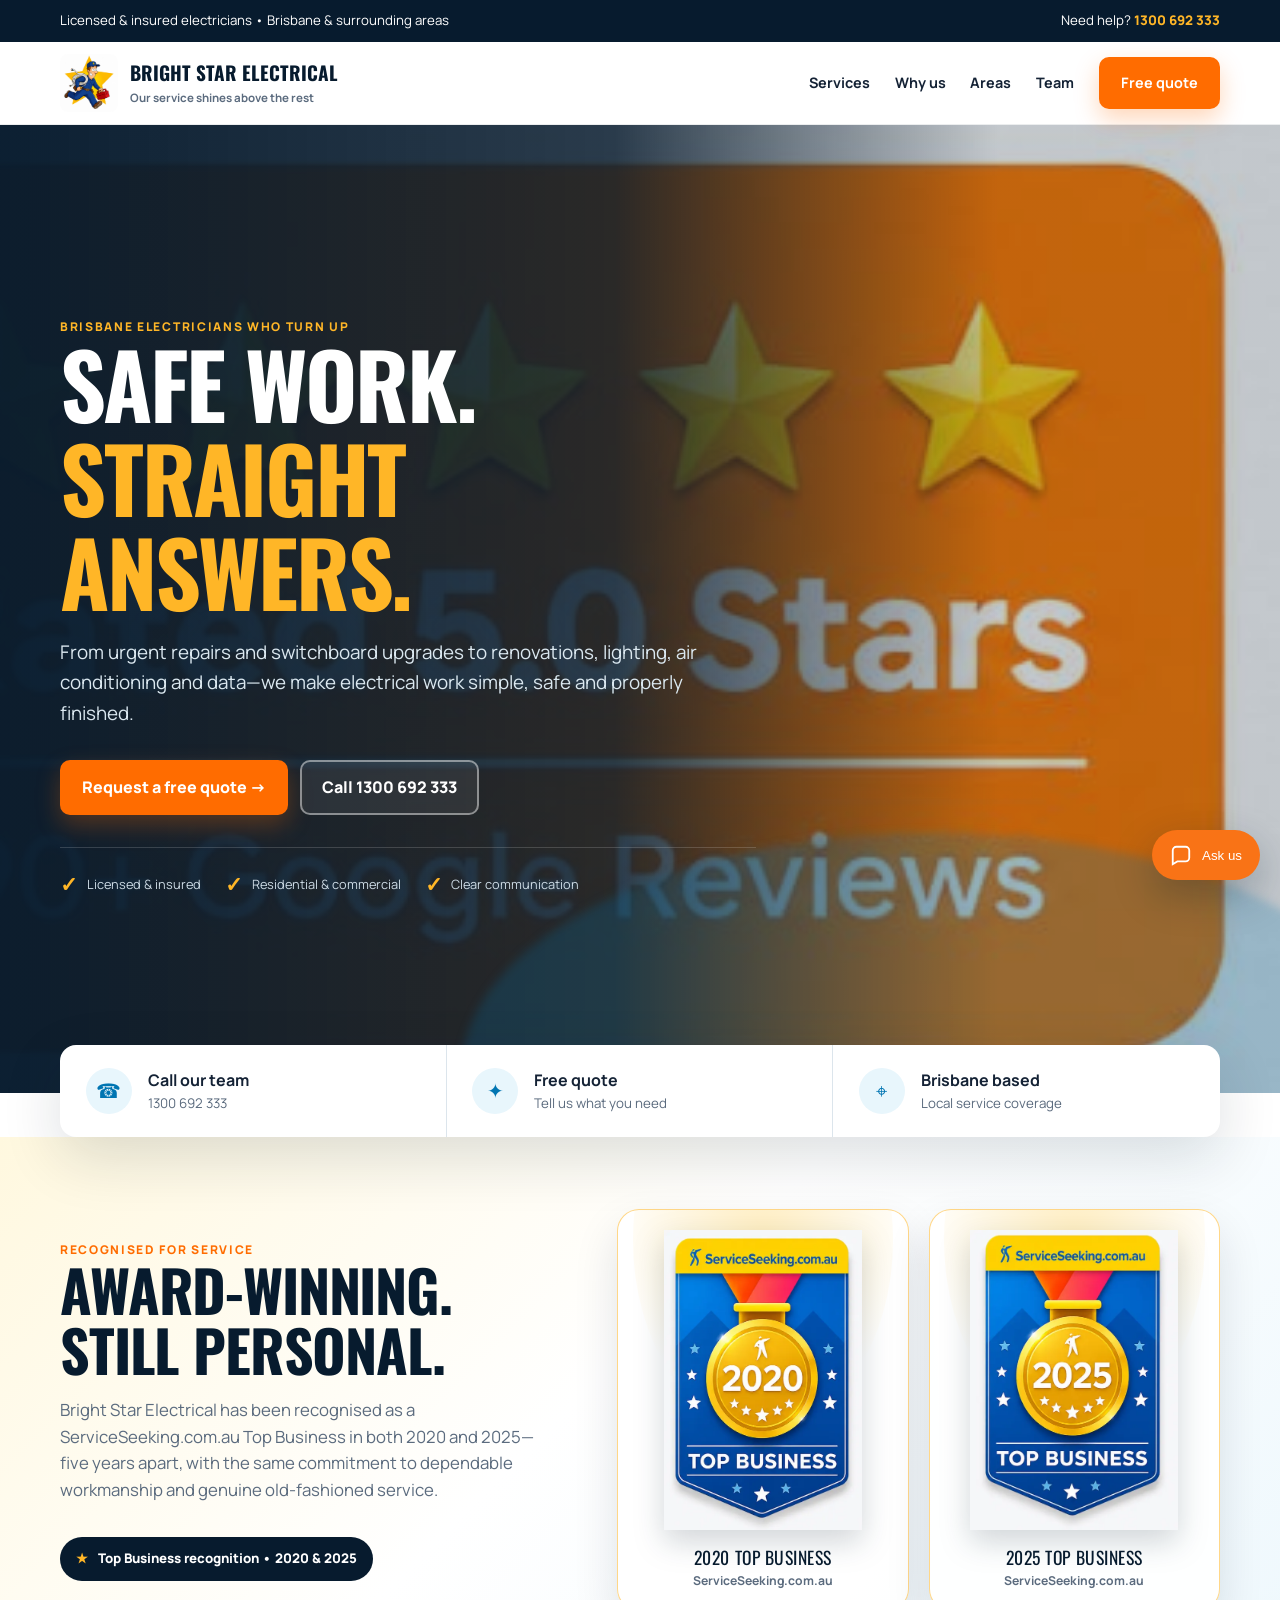
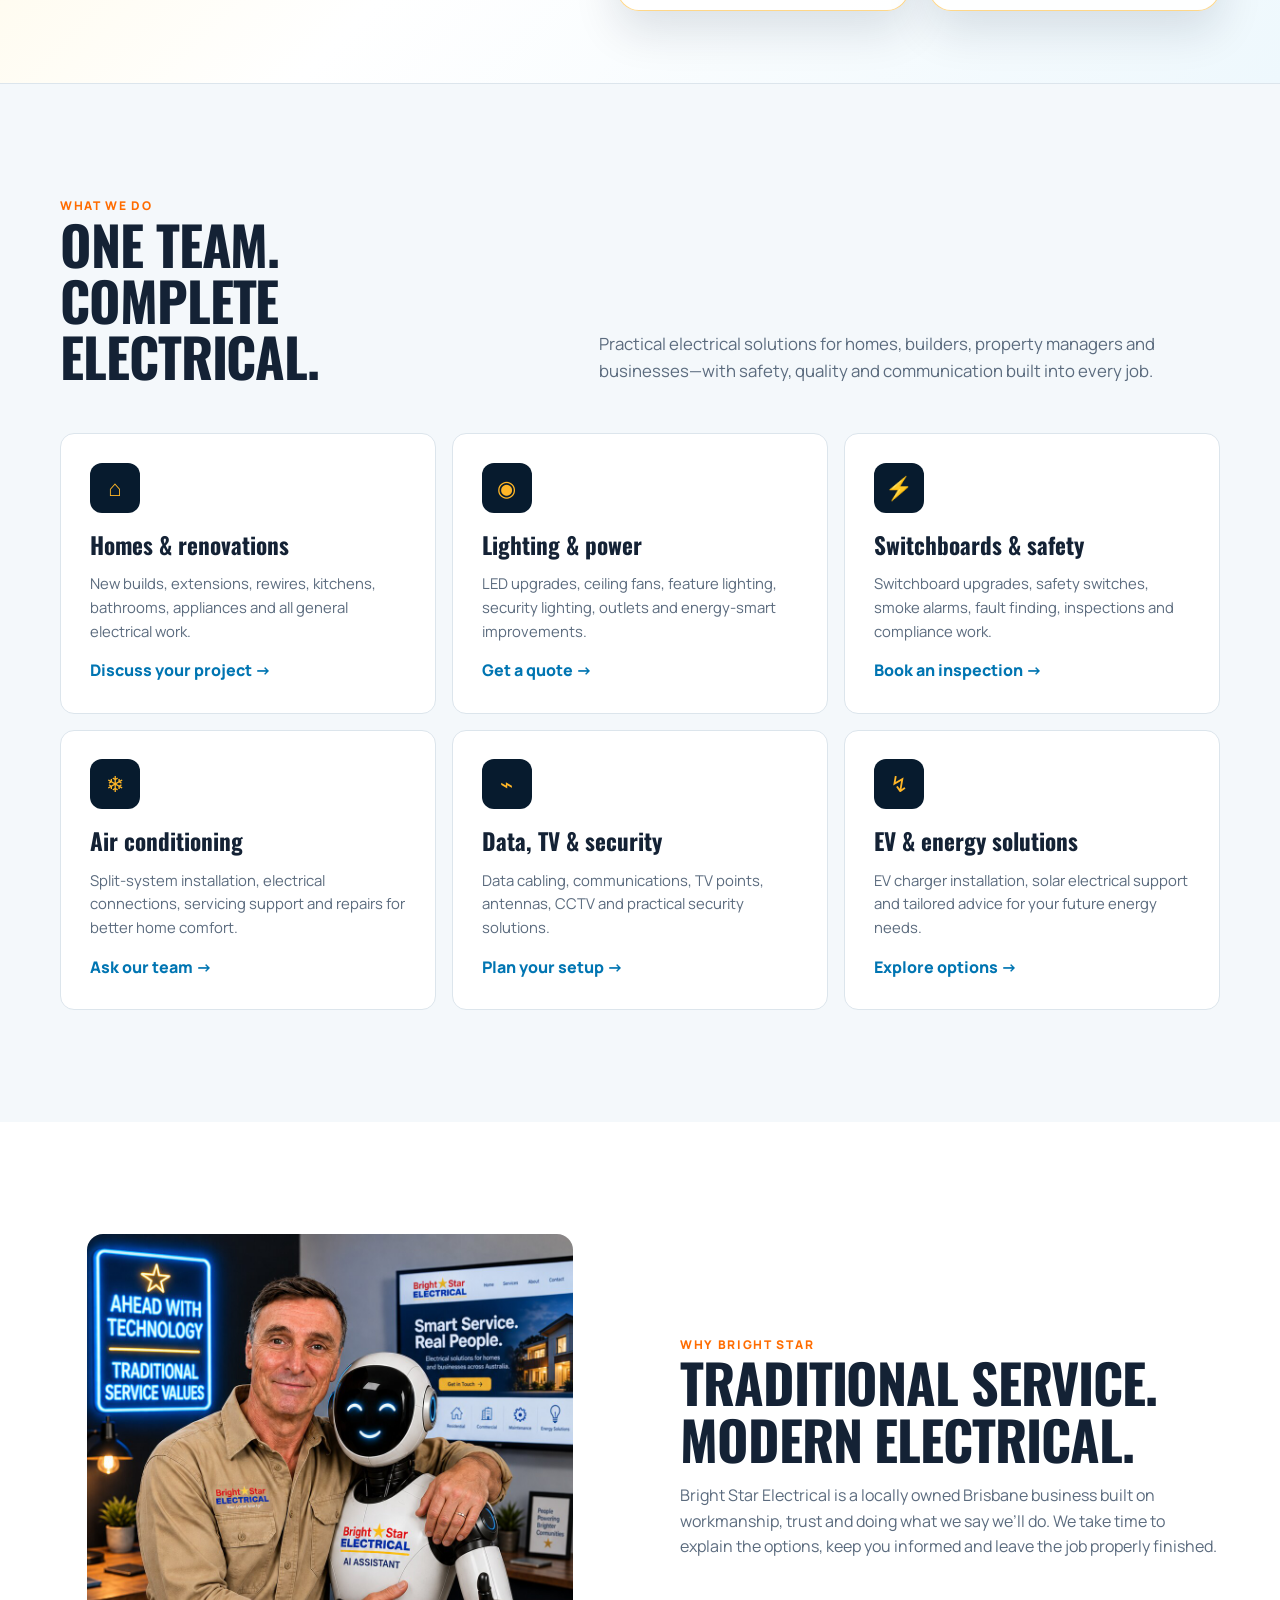
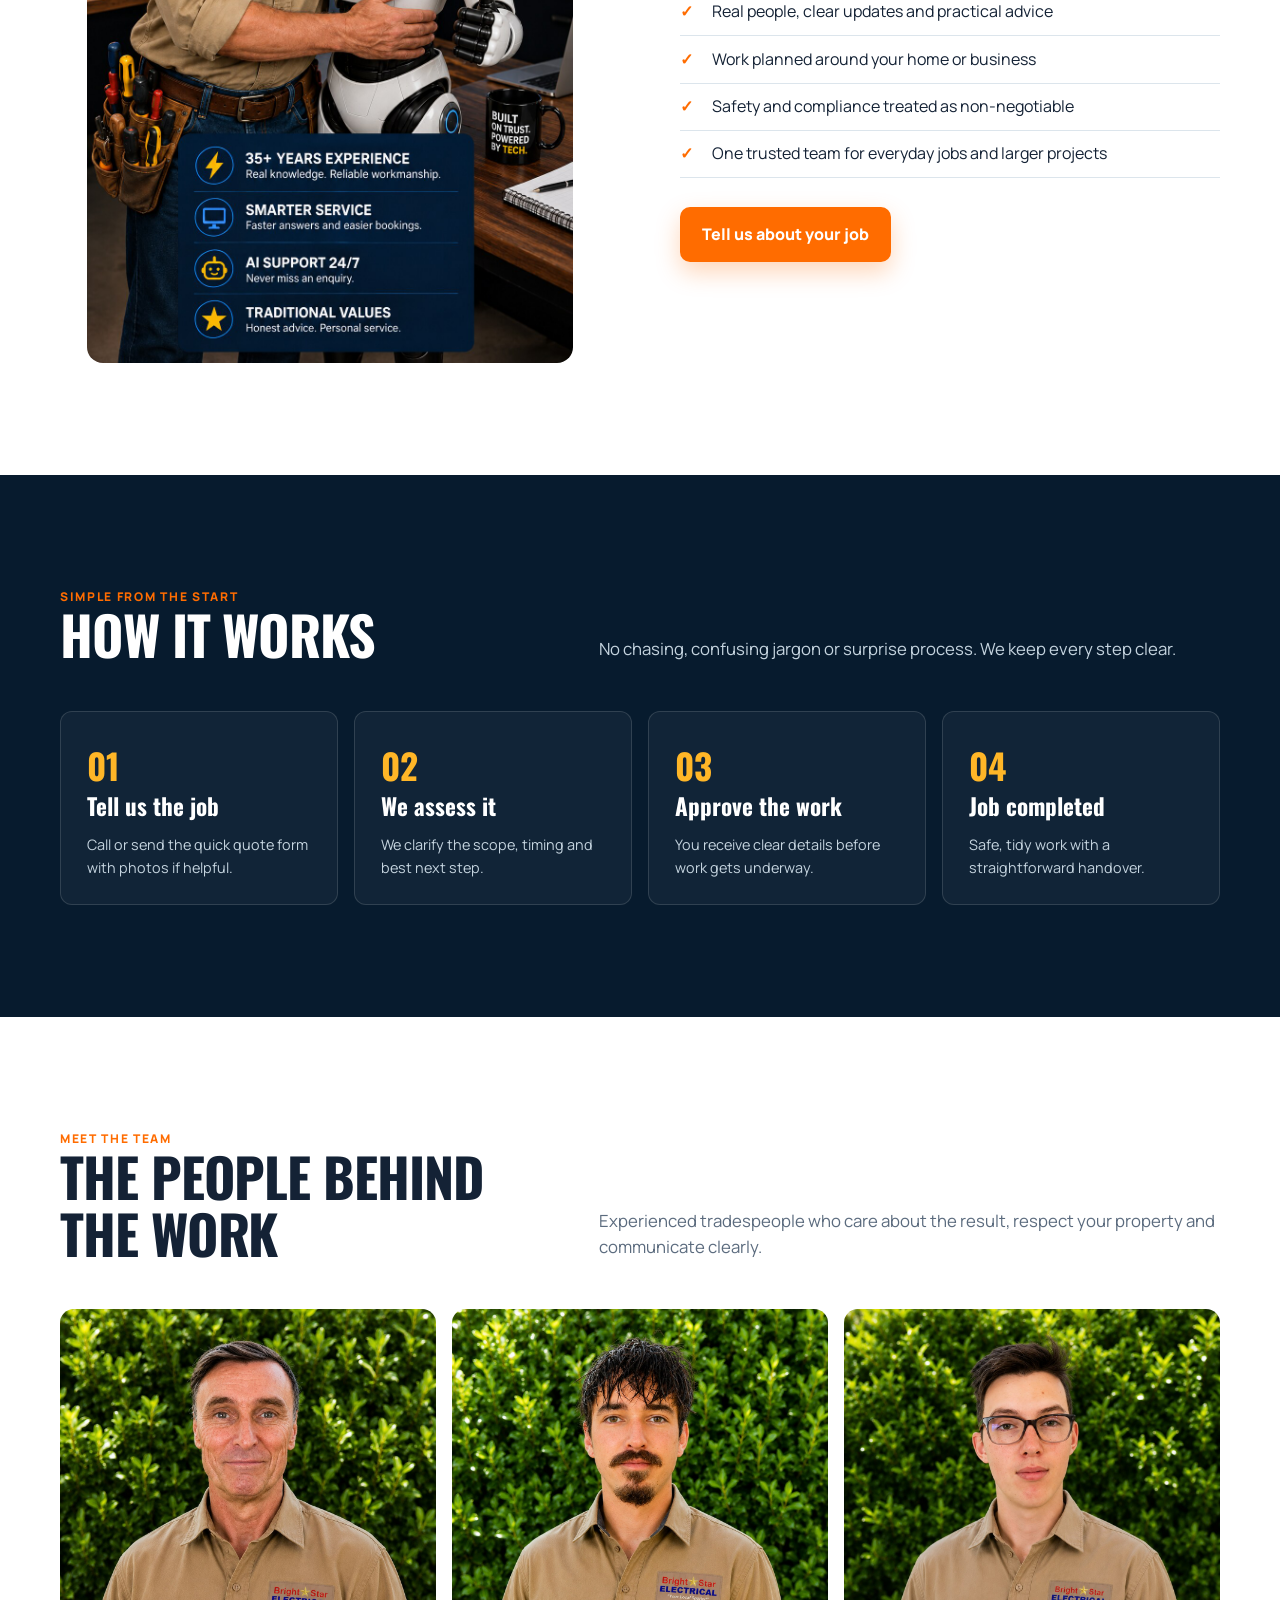
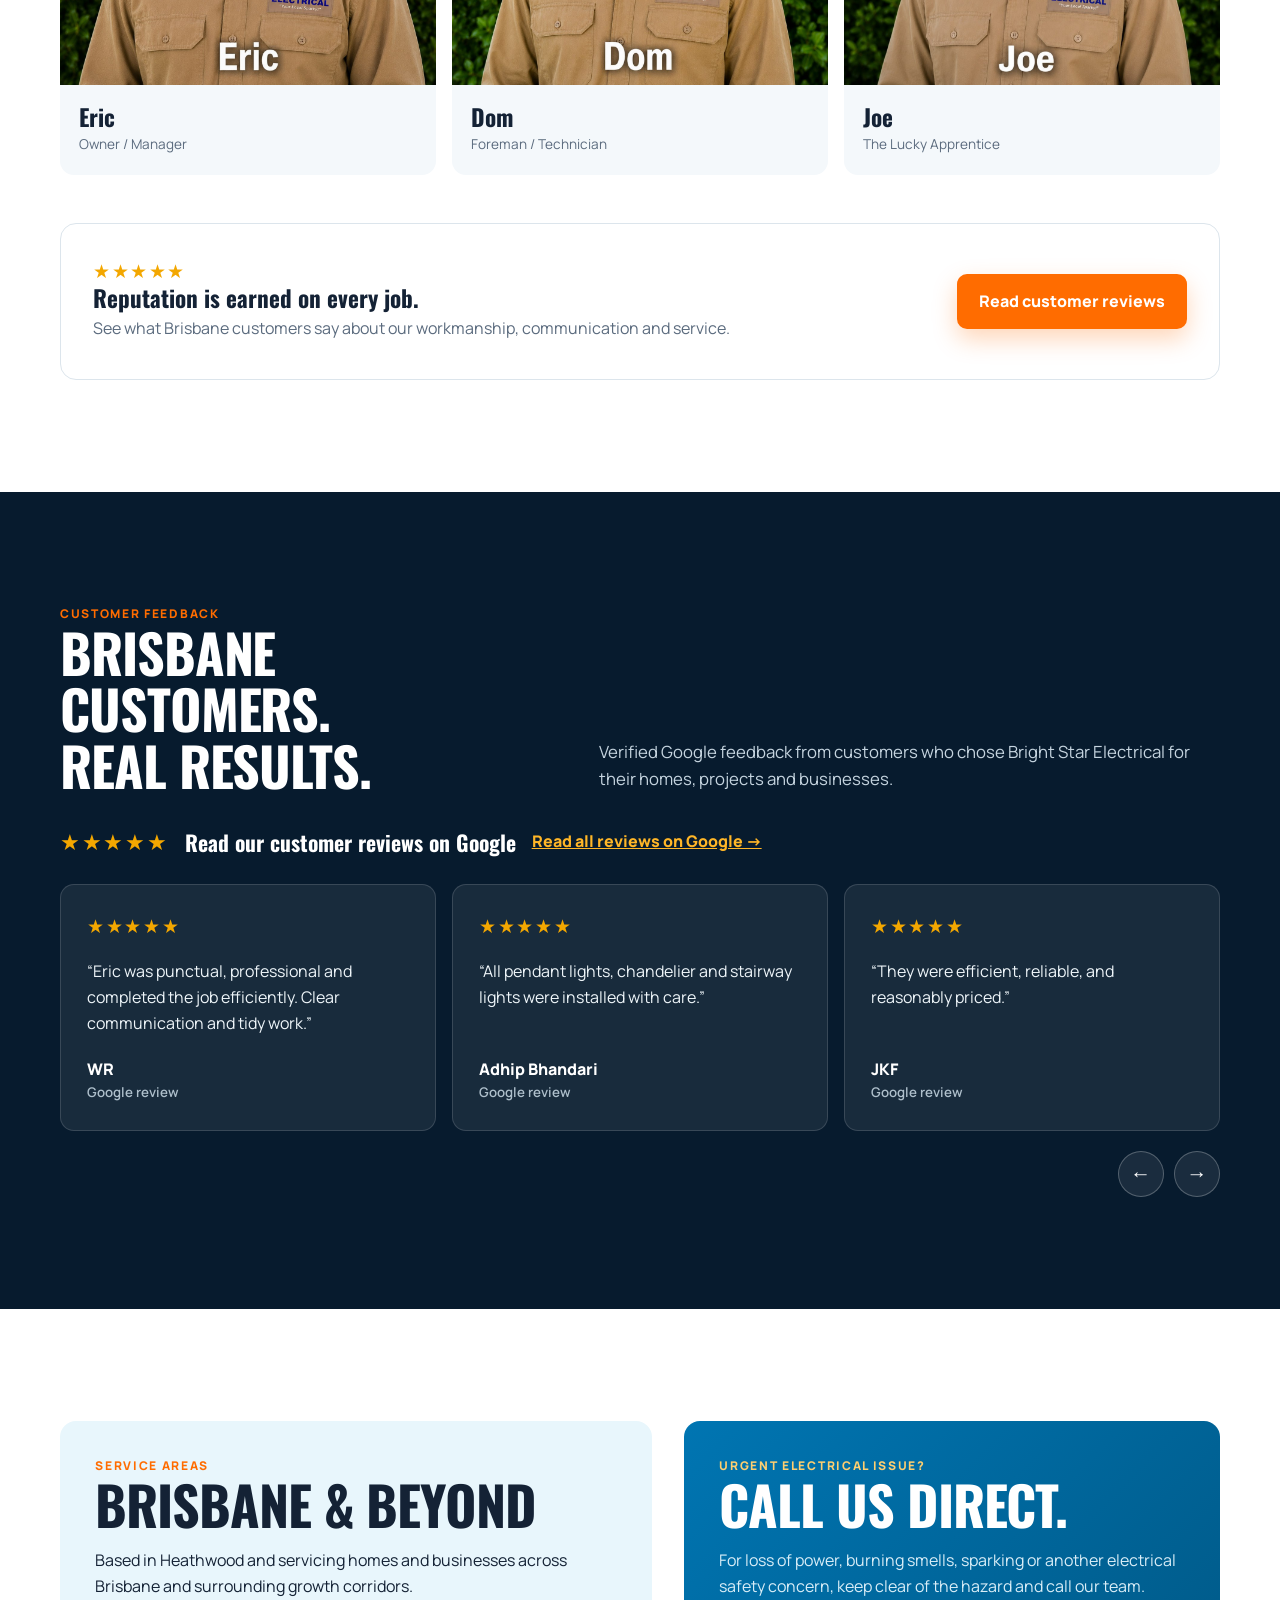
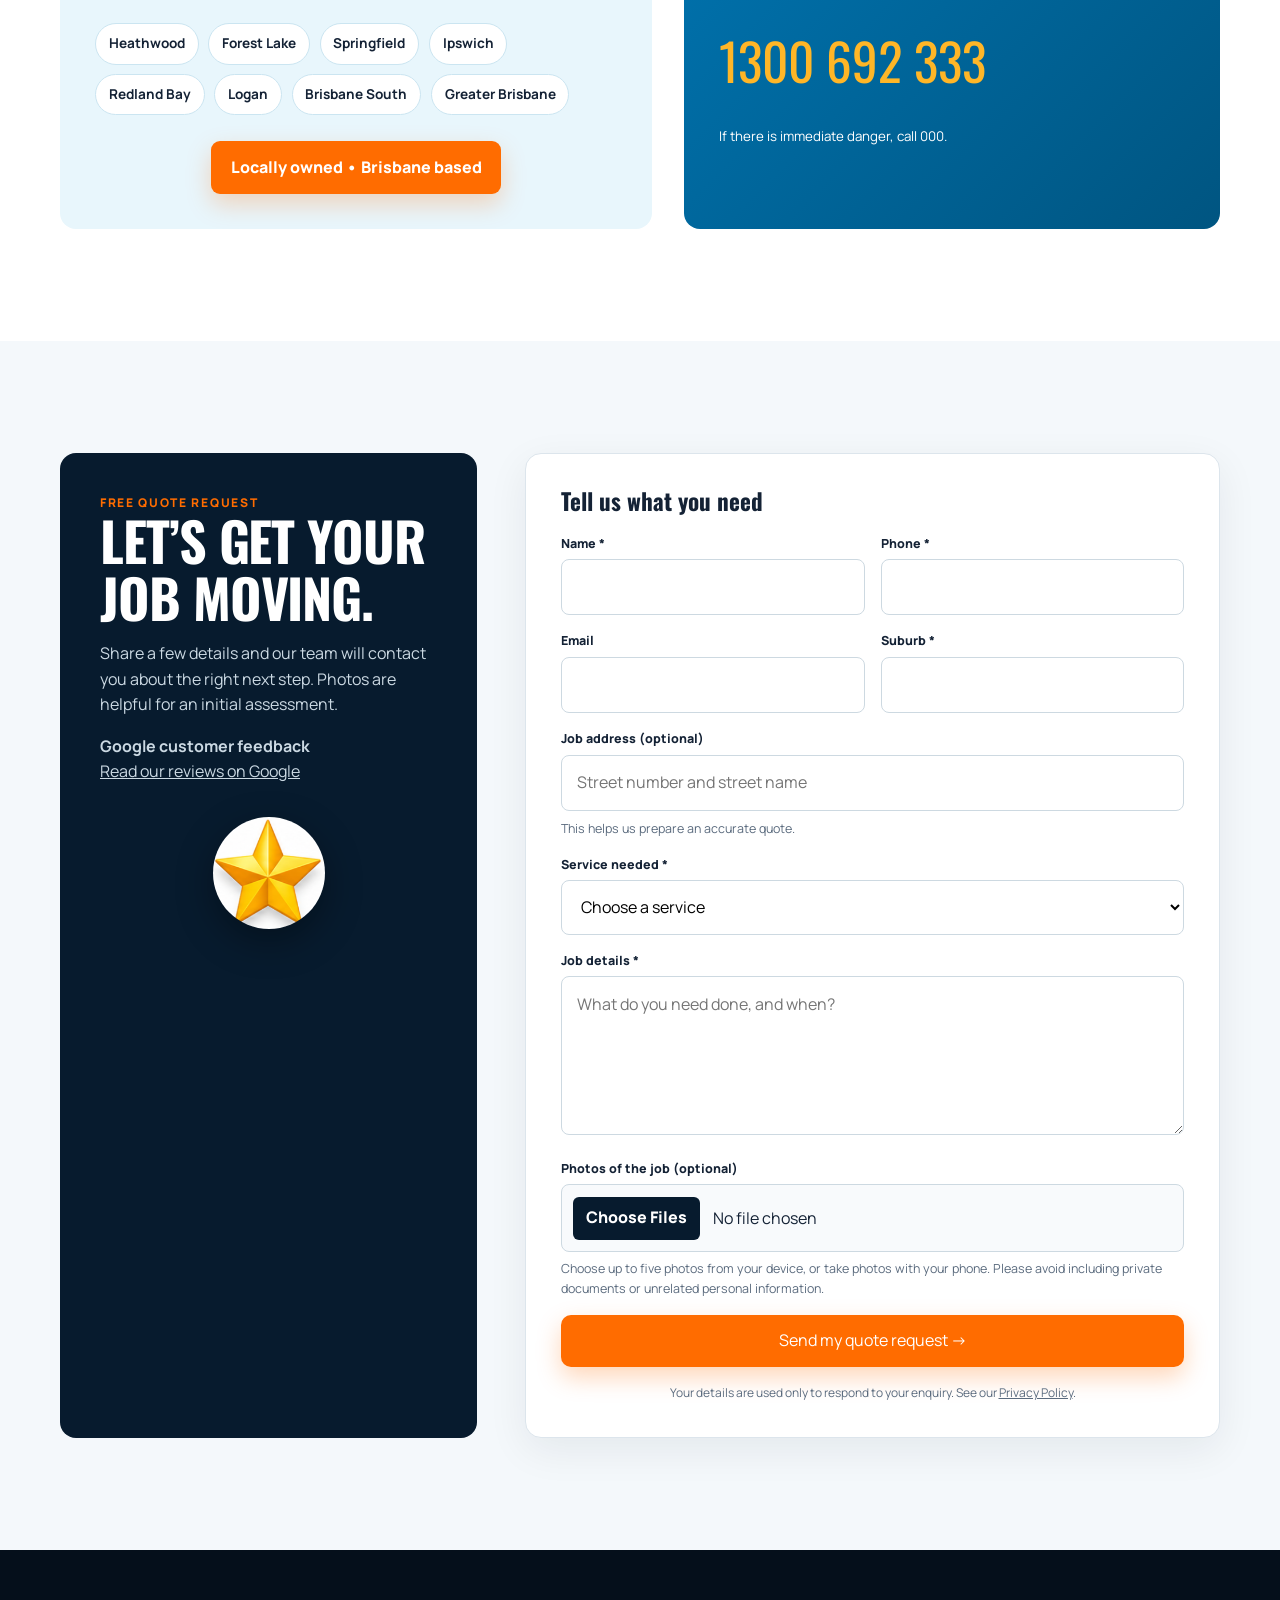
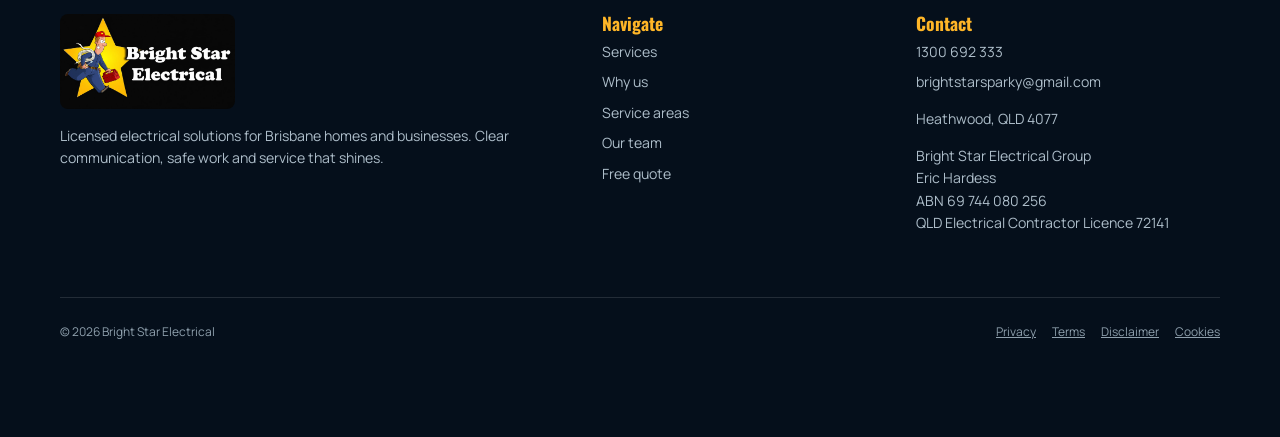
<file: index.html>
<!doctype html>
<html lang="en-AU">
<head>
  <meta charset="utf-8">
  <meta name="viewport" content="width=device-width,initial-scale=1">
  <title>Bright Star Electrical | Brisbane Electricians | 1300 692 333</title>
  <meta name="description" content="Licensed Brisbane electricians for homes, businesses, renovations, switchboards, lighting, air conditioning, data, safety and urgent electrical work. Call 1300 692 333.">
  <meta name="robots" content="index,follow,max-image-preview:large,max-snippet:-1,max-video-preview:-1">
  <meta name="theme-color" content="#071b2e">
  <meta name="format-detection" content="telephone=no">
  <link rel="canonical" href="https://brightstarelectrical.com.au/">
  <meta property="og:type" content="website">
  <meta property="og:title" content="Bright Star Electrical | Brisbane Electricians">
  <meta property="og:description" content="Reliable electrical work, clear communication and practical advice across Brisbane.">
  <meta property="og:url" content="https://brightstarelectrical.com.au/">
  <meta property="og:image" content="https://brightstarelectrical.com.au/images/google-reviews-mtt.jpg">
  
  
  <meta property="og:image:alt" content="Dom, Bright Star Electrical technician in Brisbane">
  <meta property="og:locale" content="en_AU">
  <meta name="twitter:card" content="summary_large_image">
  <meta name="twitter:title" content="Bright Star Electrical | Brisbane Electricians">
  <meta name="twitter:description" content="Reliable electrical work, clear communication and practical advice across Brisbane.">
  <meta name="twitter:image" content="https://brightstarelectrical.com.au/images/google-reviews-mtt.jpg">
  <link rel="icon" href="images/favicon.gif">
  <link rel="preconnect" href="https://fonts.googleapis.com">
  <link rel="preconnect" href="https://fonts.gstatic.com" crossorigin>
  <link href="https://fonts.googleapis.com/css2?family=Manrope:wght@400;500;600;700;800&family=Oswald:wght@500;600;700&display=swap" rel="stylesheet">
  <script type="application/ld+json">{"@context":"https://schema.org","@type":"Electrician","name":"Bright Star Electrical Group","alternateName":"Bright Star Electrical","taxID":"69744080256","url":"https://brightstarelectrical.com.au/","telephone":"1300692333","email":"brightstarsparky@gmail.com","image":"https://brightstarelectrical.com.au/images/google-reviews-mtt.jpg","address":{"@type":"PostalAddress","addressLocality":"Heathwood","addressRegion":"QLD","postalCode":"4077","addressCountry":"AU"},"areaServed":"Brisbane, Queensland","priceRange":"$$"}</script>
  <style>
    :root{--navy:#071b2e;--navy2:#0d2c48;--blue:#0075b2;--sky:#e8f6fc;--orange:#ff6c00;--gold:#ffb627;--ink:#142235;--muted:#5b6b7e;--line:#dce5ec;--white:#fff;--shadow:0 20px 60px rgba(7,27,46,.14)}
    *{box-sizing:border-box}html{scroll-behavior:smooth}body{margin:0;font-family:Manrope,Arial,sans-serif;color:var(--ink);background:#fff;line-height:1.6}img{max-width:100%;display:block}a{color:inherit}.wrap{width:min(1160px,calc(100% - 40px));margin:auto}.eyebrow{font-size:.75rem;font-weight:800;letter-spacing:.14em;text-transform:uppercase;color:var(--orange)}h1,h2,h3{font-family:Oswald,Arial,sans-serif;line-height:1.05;margin:0}h1{font-size:clamp(3rem,7vw,6.8rem);letter-spacing:-.025em}h2{font-size:clamp(2.2rem,4.2vw,4.2rem);letter-spacing:-.02em}h3{font-size:1.45rem}.btn{display:inline-flex;align-items:center;justify-content:center;gap:.55rem;min-height:52px;padding:.8rem 1.25rem;border-radius:10px;text-decoration:none;font-weight:800;border:2px solid transparent;transition:.2s}.btn:hover{transform:translateY(-2px)}.btn-primary{background:var(--orange);color:#fff;box-shadow:0 10px 24px rgba(255,108,0,.28)}.btn-secondary{border-color:rgba(255,255,255,.45);color:#fff;background:rgba(255,255,255,.07)}
    .top{background:var(--navy);color:#fff;font-size:.83rem}.top .wrap{min-height:42px;display:flex;align-items:center;justify-content:space-between;gap:1rem}.top a{color:var(--gold);font-weight:800;text-decoration:none}.nav{position:sticky;top:0;z-index:30;background:rgba(255,255,255,.96);backdrop-filter:blur(14px);border-bottom:1px solid rgba(7,27,46,.08)}.nav .wrap{height:82px;display:flex;align-items:center;justify-content:space-between;gap:2rem}.brand{display:flex;align-items:center;gap:.75rem;text-decoration:none}.brand img{width:58px;height:58px;object-fit:cover;border-radius:8px}.brand strong{display:block;font-family:Oswald;font-size:1.2rem;color:var(--navy)}.brand span{display:block;color:var(--muted);font-size:.72rem;font-weight:700}.links{display:flex;gap:1.55rem;align-items:center}.links a{text-decoration:none;font-weight:700;font-size:.9rem}.menu{display:none;border:0;background:transparent;font-size:1.8rem}
    .hero{position:relative;overflow:hidden;background:var(--navy);color:#fff;min-height:690px}.hero:before{content:"";position:absolute;inset:0;background:linear-gradient(90deg,rgba(7,27,46,.98) 0%,rgba(7,27,46,.86) 48%,rgba(7,27,46,.24) 78%),url('images/google-reviews-mtt.jpg') center right/cover no-repeat}.hero:after{content:"";position:absolute;inset:auto -10% -220px 36%;height:480px;border-radius:50%;background:rgba(0,117,178,.22);filter:blur(5px)}.hero .wrap{position:relative;z-index:2;display:grid;grid-template-columns:1.2fr .8fr;min-height:690px;align-items:center}.hero-copy{padding:5rem 0}.hero .eyebrow{color:var(--gold)}.hero h1 span{color:var(--gold)}.hero p{font-size:1.18rem;max-width:650px;color:#dbe8f0}.hero-actions{display:flex;gap:.75rem;flex-wrap:wrap;margin:2rem 0}.proof{display:flex;gap:1.5rem;flex-wrap:wrap;padding-top:1.25rem;border-top:1px solid rgba(255,255,255,.16);max-width:720px}.proof div{display:grid;grid-template-columns:auto 1fr;gap:.55rem;align-items:center}.proof b{color:var(--gold);font-size:1.3rem}.proof span{font-size:.8rem;color:#ccdae4}
    .quick{position:relative;z-index:3;margin-top:-48px}.quick-grid{display:grid;grid-template-columns:repeat(3,1fr);background:#fff;border-radius:16px;box-shadow:var(--shadow);overflow:hidden}.quick a{padding:1.4rem 1.6rem;text-decoration:none;border-right:1px solid var(--line);display:flex;gap:1rem;align-items:center}.quick a:last-child{border:0}.quick i{width:46px;height:46px;border-radius:50%;background:var(--sky);color:var(--blue);display:grid;place-items:center;font-style:normal;font-size:1.25rem}.quick small{display:block;color:var(--muted)}
    .awards{padding:4.5rem 0;background:linear-gradient(135deg,#fff8df 0%,#fff 46%,#eef8fd 100%);border-bottom:1px solid var(--line)}.awards-grid{display:grid;grid-template-columns:.9fr 1.1fr;align-items:center;gap:4rem}.awards-copy h2{font-size:clamp(2.4rem,4.5vw,4.8rem);color:var(--navy)}.awards-copy p{max-width:560px;color:var(--muted);font-size:1.05rem}.award-proof{display:inline-flex;align-items:center;gap:.65rem;margin-top:1rem;padding:.7rem 1rem;border-radius:999px;background:var(--navy);color:#fff;font-weight:800;font-size:.83rem}.award-proof span{color:var(--gold)}.award-badges{display:grid;grid-template-columns:repeat(2,1fr);gap:1.25rem}.award-badge{position:relative;margin:0;padding:1.25rem;border:1px solid rgba(255,182,39,.55);border-radius:22px;background:rgba(255,255,255,.9);box-shadow:0 20px 45px rgba(7,27,46,.12);text-align:center;overflow:hidden}.award-badge:before{content:"";position:absolute;inset:-40% 5% 45%;border-radius:50%;background:radial-gradient(circle,rgba(255,205,73,.35),transparent 68%)}.award-badge img{position:relative;width:100%;height:300px;object-fit:contain;filter:drop-shadow(0 12px 15px rgba(7,27,46,.18));transition:transform .25s ease}.award-badge:hover img{transform:translateY(-5px) scale(1.02)}.award-badge figcaption{position:relative;margin-top:.8rem;font-family:Oswald;font-size:1.1rem;color:var(--navy);letter-spacing:.03em}.award-badge figcaption span{display:block;font-family:Manrope;font-size:.76rem;font-weight:700;color:var(--muted);letter-spacing:0}
    section{padding:7rem 0}.section-head{display:grid;grid-template-columns:.85fr 1.15fr;gap:5rem;align-items:end;margin-bottom:3rem}.section-head p{color:var(--muted);font-size:1.05rem;margin:0}.services{background:#f4f8fb}.service-grid{display:grid;grid-template-columns:repeat(3,1fr);gap:1rem}.card{background:#fff;border:1px solid var(--line);border-radius:14px;padding:1.8rem;transition:.25s}.card:hover{transform:translateY(-5px);box-shadow:0 18px 40px rgba(7,27,46,.09);border-color:#b8d7e7}.icon{width:50px;height:50px;border-radius:12px;background:var(--navy);color:var(--gold);display:grid;place-items:center;margin-bottom:1.25rem;font-size:1.4rem}.card p{color:var(--muted);font-size:.93rem}.card a{font-weight:800;color:var(--blue);text-decoration:none}
    .split{display:grid;grid-template-columns:1fr 1fr;gap:5rem;align-items:center}.photo{position:relative}.photo img{width:90%;height:auto;object-fit:contain;border-radius:16px;margin:auto}.ticks{list-style:none;padding:0;margin:1.8rem 0}.ticks li{padding:.65rem 0 .65rem 2rem;position:relative;border-bottom:1px solid var(--line)}.ticks li:before{content:"✓";position:absolute;left:0;color:var(--orange);font-weight:900}.text p{color:var(--muted)}
    .process{background:var(--navy);color:#fff}.process .section-head p{color:#c5d4df}.steps{display:grid;grid-template-columns:repeat(4,1fr);gap:1rem}.step{padding:1.6rem;border:1px solid rgba(255,255,255,.13);border-radius:12px;background:rgba(255,255,255,.045)}.step b{font-family:Oswald;font-size:2.2rem;color:var(--gold)}.step p{color:#c5d4df;font-size:.9rem;margin-bottom:0}
    .areas-grid{display:grid;grid-template-columns:1.05fr .95fr;gap:2rem}.area-card{background:var(--sky);padding:2.2rem;border-radius:16px}.chips{display:flex;flex-wrap:wrap;gap:.6rem;margin-top:1.5rem}.chips span{background:#fff;border:1px solid #cbe5f1;padding:.55rem .8rem;border-radius:999px;font-size:.85rem;font-weight:700}.local-badge{display:table;margin:1.6rem auto 0;padding:.85rem 1.2rem;border-radius:9px;background:var(--orange);color:#fff;font-weight:800;text-align:center;box-shadow:0 10px 24px rgba(255,108,0,.25)}.urgent{background:linear-gradient(135deg,var(--blue),#005581);color:#fff;padding:2.2rem;border-radius:16px}.urgent p{color:#d8edf7}.urgent .phone{font-family:Oswald;font-size:clamp(2.2rem,4vw,3.6rem);text-decoration:none;color:var(--gold);display:block;margin:1.3rem 0}
    .quote{background:#f4f8fb}.quote-grid{display:grid;grid-template-columns:.75fr 1.25fr;gap:3rem}.quote-copy{background:var(--navy);color:#fff;padding:2.5rem;border-radius:16px}.quote-copy p{color:#cbd9e3}.quote-proof{width:100%;height:230px;object-fit:cover;border-radius:10px;margin-top:2rem}.quote-star{width:112px;height:112px;object-fit:cover;object-position:center;border-radius:50%;margin:2rem auto 0;filter:drop-shadow(0 12px 18px rgba(0,0,0,.35))}.form{background:#fff;border:1px solid var(--line);border-radius:16px;padding:2.2rem;box-shadow:0 12px 40px rgba(7,27,46,.07)}.form-grid{display:grid;grid-template-columns:1fr 1fr;gap:1rem}.field label{display:block;font-size:.78rem;font-weight:800;margin-bottom:.35rem}.field input,.field select,.field textarea{width:100%;padding:.9rem;border:1px solid #cdd9e1;border-radius:8px;font:inherit;background:#fff}.field input:focus,.field select:focus,.field textarea:focus{outline:3px solid rgba(0,117,178,.13);border-color:var(--blue)}.field.full{grid-column:1/-1}.form button{width:100%;border:0;cursor:pointer;font:inherit}.file-help{display:block;margin-top:.45rem;color:var(--muted);font-size:.78rem}.field input[type=file]{padding:.7rem;background:#f8fafc}.field input[type=file]::file-selector-button{margin-right:.8rem;padding:.55rem .8rem;border:0;border-radius:6px;background:var(--navy);color:#fff;font:inherit;font-weight:800;cursor:pointer}.privacy{font-size:.75rem;color:var(--muted);text-align:center;margin:.75rem 0 0}
    .reviews{background:var(--navy);color:#fff;overflow:hidden}.reviews .section-head{margin-bottom:2rem}.reviews .section-head p{color:#c5d4df}.review-summary{display:flex;align-items:center;gap:1rem;flex-wrap:wrap;margin-bottom:1.5rem}.review-summary .stars{font-size:1.35rem}.review-summary strong{font-family:Oswald;font-size:1.35rem}.review-summary a{color:var(--gold);font-weight:800}.review-shell{position:relative}.review-viewport{overflow:hidden}.review-track{display:flex;gap:1rem;transition:transform .55s ease}.review-card{flex:0 0 calc((100% - 2rem)/3);min-height:245px;padding:1.65rem;border:1px solid rgba(255,255,255,.14);border-radius:14px;background:rgba(255,255,255,.07);display:flex;flex-direction:column}.review-card .stars{margin-bottom:1rem}.review-card blockquote{margin:0;color:#eef5f9;font-size:1rem;line-height:1.65}.review-card footer{margin-top:auto;padding:1.25rem 0 0;background:none;color:#fff;font-weight:800}.review-card small{display:block;color:#aebfcb;font-weight:600}.review-controls{display:flex;justify-content:flex-end;gap:.65rem;margin-top:1.25rem}.review-controls button{width:46px;height:46px;border:1px solid rgba(255,255,255,.25);border-radius:50%;background:rgba(255,255,255,.08);color:#fff;font-size:1.3rem;cursor:pointer}.review-controls button:hover,.review-controls button:focus-visible{background:var(--orange);border-color:var(--orange);outline:none}.team-grid{display:grid;grid-template-columns:repeat(3,1fr);gap:1rem}.person{border-radius:14px;overflow:hidden;background:#f4f8fb}.person img{display:block;width:100%;height:auto;aspect-ratio:1/1;object-fit:contain}.person div{padding:1.2rem}.person p{margin:.3rem 0 0;color:var(--muted);font-size:.85rem}.reputation{margin-top:3rem;border:1px solid var(--line);border-radius:16px;padding:2rem;display:flex;align-items:center;justify-content:space-between;gap:2rem}.stars{color:#f3a700;font-size:1.2rem;letter-spacing:.08em}.reputation p{margin:.35rem 0;color:var(--muted)}
    footer{background:#050f1b;color:#fff;padding:4rem 0 6rem}.footer-grid{display:grid;grid-template-columns:1.3fr .7fr .8fr;gap:3rem}.footer-logo{width:175px;border-radius:8px;margin-bottom:1rem}.footer-grid p,.footer-grid a{color:#adbdc9;font-size:.88rem}.footer-grid a{display:block;text-decoration:none;margin:.5rem 0}.footer-grid h3{color:var(--gold);font-size:1.1rem}.legal{margin-top:3rem;padding-top:1.5rem;border-top:1px solid rgba(255,255,255,.12);display:flex;justify-content:space-between;gap:1rem;color:#8fa0ad;font-size:.75rem}.legal-links{display:flex;gap:1rem}.mobile-bar{display:none}
    @media(max-width:900px){.links{display:none}.links.open{display:flex;position:absolute;left:0;right:0;top:82px;background:#fff;padding:1rem 20px;flex-direction:column;box-shadow:var(--shadow)}.menu{display:block}.hero .wrap{grid-template-columns:1fr}.hero:before{background:linear-gradient(rgba(7,27,46,.88),rgba(7,27,46,.94)),url('images/google-reviews-mtt.jpg') center/cover}.hero h1{font-size:clamp(3.2rem,12vw,5rem)}.quick-grid,.service-grid,.steps{grid-template-columns:1fr 1fr}.section-head,.split,.areas-grid,.quote-grid,.awards-grid{grid-template-columns:1fr;gap:2rem}.award-badges{max-width:680px}.photo img{width:90%;height:auto}.review-card{flex-basis:calc((100% - 1rem)/2)}.footer-grid{grid-template-columns:1fr 1fr}.team-grid{grid-template-columns:repeat(3,1fr)}}
    @media(max-width:620px){.wrap{width:min(100% - 28px,1160px)}.top span:last-child{display:none}.nav .wrap{height:70px}.brand img{width:48px;height:48px}.brand span{display:none}.hero,.hero .wrap{min-height:640px}.hero-copy{padding:4rem 0 5rem}.hero-actions .btn{width:100%}.quick{margin-top:-28px}.quick-grid,.service-grid,.steps,.team-grid,.footer-grid{grid-template-columns:1fr}.quick a{border-right:0;border-bottom:1px solid var(--line)}section{padding:5rem 0}.section-head{margin-bottom:2rem}.awards{padding:3.75rem 0}.award-badges{gap:.7rem}.award-badge{padding:.7rem;border-radius:16px}.award-badge img{height:220px}.award-badge figcaption{font-size:.9rem}.award-badge figcaption span{font-size:.68rem}.photo{margin-bottom:2rem}.photo img{width:90%;height:auto}.review-card{flex-basis:100%;min-height:225px}.form-grid{grid-template-columns:1fr}.field.full{grid-column:auto}.quote-copy,.form{padding:1.4rem}.reputation,.legal{align-items:flex-start;flex-direction:column}.person img{height:auto}.mobile-bar{display:grid;grid-template-columns:1fr 1fr;position:fixed;bottom:0;left:0;right:0;z-index:50;box-shadow:0 -8px 30px rgba(0,0,0,.18)}.mobile-bar a{padding:.9rem;text-align:center;text-decoration:none;font-weight:900;color:#fff;background:var(--blue)}.mobile-bar a:first-child{background:var(--orange)}body{padding-bottom:55px}}
  </style>
</head>
<body>
  <div class="top"><div class="wrap"><span>Licensed & insured electricians • Brisbane & surrounding areas</span><span>Need help? <a href="tel:1300692333">1300 692 333</a></span></div></div>
  <header class="nav"><div class="wrap">
    <a class="brand" href="#top"><img src="images/logo.jpg" alt="Bright Star Electrical logo"><div><strong>BRIGHT STAR ELECTRICAL</strong><span>Our service shines above the rest</span></div></a>
    <button class="menu" aria-label="Open menu" aria-expanded="false">☰</button>
    <nav class="links" aria-label="Main navigation"><a href="#services">Services</a><a href="#about">Why us</a><a href="#areas">Areas</a><a href="#team">Team</a><a href="#quote" class="btn btn-primary">Free quote</a></nav>
  </div></header>
  <main id="top">
    <section class="hero"><div class="wrap"><div class="hero-copy">
      <div class="eyebrow">Brisbane electricians who turn up</div>
      <h1>SAFE WORK.<br><span>STRAIGHT ANSWERS.</span></h1>
      <p>From urgent repairs and switchboard upgrades to renovations, lighting, air conditioning and data—we make electrical work simple, safe and properly finished.</p>
      <div class="hero-actions"><a class="btn btn-primary" href="#quote">Request a free quote →</a><a class="btn btn-secondary" href="tel:1300692333">Call 1300 692 333</a></div>
      <div class="proof"><div><b>✓</b><span>Licensed & insured</span></div><div><b>✓</b><span>Residential & commercial</span></div><div><b>✓</b><span>Clear communication</span></div></div>
    </div></div></section>
    <div class="quick"><div class="wrap quick-grid"><a href="tel:1300692333"><i>☎</i><div><strong>Call our team</strong><small>1300 692 333</small></div></a><a href="#quote"><i>✦</i><div><strong>Free quote</strong><small>Tell us what you need</small></div></a><a href="#areas"><i>⌖</i><div><strong>Brisbane based</strong><small>Local service coverage</small></div></a></div></div>
    <section class="awards" id="awards"><div class="wrap awards-grid"><div class="awards-copy"><div class="eyebrow">Recognised for service</div><h2>AWARD-WINNING.<br>STILL PERSONAL.</h2><p>Bright Star Electrical has been recognised as a ServiceSeeking.com.au Top Business in both 2020 and 2025—five years apart, with the same commitment to dependable workmanship and genuine old-fashioned service.</p><div class="award-proof"><span>★</span> Top Business recognition • 2020 &amp; 2025</div></div><div class="award-badges" aria-label="Bright Star Electrical business awards"><figure class="award-badge"><img src="images/award-2020.webp" alt="ServiceSeeking.com.au 2020 Top Business award" loading="lazy" width="520" height="789"><figcaption>2020 TOP BUSINESS<span>ServiceSeeking.com.au</span></figcaption></figure><figure class="award-badge"><img src="images/award-2025.webp" alt="ServiceSeeking.com.au 2025 Top Business award" loading="lazy" width="520" height="751"><figcaption>2025 TOP BUSINESS<span>ServiceSeeking.com.au</span></figcaption></figure></div></div></section>
    <section class="services" id="services"><div class="wrap"><div class="section-head"><div><div class="eyebrow">What we do</div><h2>ONE TEAM.<br>COMPLETE ELECTRICAL.</h2></div><p>Practical electrical solutions for homes, builders, property managers and businesses—with safety, quality and communication built into every job.</p></div>
      <div class="service-grid">
        <article class="card"><div class="icon">⌂</div><h3>Homes & renovations</h3><p>New builds, extensions, rewires, kitchens, bathrooms, appliances and all general electrical work.</p><a href="#quote">Discuss your project →</a></article>
        <article class="card"><div class="icon">◉</div><h3>Lighting & power</h3><p>LED upgrades, ceiling fans, feature lighting, security lighting, outlets and energy-smart improvements.</p><a href="#quote">Get a quote →</a></article>
        <article class="card"><div class="icon">⚡</div><h3>Switchboards & safety</h3><p>Switchboard upgrades, safety switches, smoke alarms, fault finding, inspections and compliance work.</p><a href="#quote">Book an inspection →</a></article>
        <article class="card"><div class="icon">❄</div><h3>Air conditioning</h3><p>Split-system installation, electrical connections, servicing support and repairs for better home comfort.</p><a href="#quote">Ask our team →</a></article>
        <article class="card"><div class="icon">⌁</div><h3>Data, TV & security</h3><p>Data cabling, communications, TV points, antennas, CCTV and practical security solutions.</p><a href="#quote">Plan your setup →</a></article>
        <article class="card"><div class="icon">↯</div><h3>EV & energy solutions</h3><p>EV charger installation, solar electrical support and tailored advice for your future energy needs.</p><a href="#quote">Explore options →</a></article>
      </div>
    </div></section>
    <section id="about"><div class="wrap split"><div class="photo"><img src="images/bright-star-ai-values.jpg" alt="Bright Star Electrical combines experienced traditional service with modern AI technology"></div><div class="text"><div class="eyebrow">Why Bright Star</div><h2>TRADITIONAL SERVICE.<br>MODERN ELECTRICAL.</h2><p>Bright Star Electrical is a locally owned Brisbane business built on workmanship, trust and doing what we say we’ll do. We take time to explain the options, keep you informed and leave the job properly finished.</p><ul class="ticks"><li>Real people, clear updates and practical advice</li><li>Work planned around your home or business</li><li>Safety and compliance treated as non-negotiable</li><li>One trusted team for everyday jobs and larger projects</li></ul><a class="btn btn-primary" href="#quote">Tell us about your job</a></div></div></section>
    <section class="process"><div class="wrap"><div class="section-head"><div><div class="eyebrow">Simple from the start</div><h2>HOW IT WORKS</h2></div><p>No chasing, confusing jargon or surprise process. We keep every step clear.</p></div><div class="steps"><div class="step"><b>01</b><h3>Tell us the job</h3><p>Call or send the quick quote form with photos if helpful.</p></div><div class="step"><b>02</b><h3>We assess it</h3><p>We clarify the scope, timing and best next step.</p></div><div class="step"><b>03</b><h3>Approve the work</h3><p>You receive clear details before work gets underway.</p></div><div class="step"><b>04</b><h3>Job completed</h3><p>Safe, tidy work with a straightforward handover.</p></div></div></div></section>
    <section id="team"><div class="wrap"><div class="section-head"><div><div class="eyebrow">Meet the team</div><h2>THE PEOPLE BEHIND THE WORK</h2></div><p>Experienced tradespeople who care about the result, respect your property and communicate clearly.</p></div><div class="team-grid"><article class="person"><img src="images/team-joe.jpg" alt="Eric, Owner and Manager at Bright Star Electrical"><div><h3>Eric</h3><p>Owner / Manager</p></div></article><article class="person"><img src="images/team-dom.jpg" alt="Dom, Foreman and Technician at Bright Star Electrical"><div><h3>Dom</h3><p>Foreman / Technician</p></div></article><article class="person"><img src="images/team-eric.jpg" alt="Joe, the Lucky Apprentice at Bright Star Electrical"><div><h3>Joe</h3><p>The Lucky Apprentice</p></div></article></div><div class="reputation"><div><div class="stars">★★★★★</div><h3>Reputation is earned on every job.</h3><p>See what Brisbane customers say about our workmanship, communication and service.</p></div><a class="btn btn-primary" href="#reviews">Read customer reviews</a></div></div></section>
    <section class="reviews" id="reviews"><div class="wrap"><div class="section-head"><div><div class="eyebrow">Customer feedback</div><h2>BRISBANE CUSTOMERS.<br>REAL RESULTS.</h2></div><p>Verified Google feedback from customers who chose Bright Star Electrical for their homes, projects and businesses.</p></div><div class="review-summary"><div class="stars" aria-label="Google customer reviews">★★★★★</div><strong>Read our customer reviews on Google</strong><a href="https://www.google.com/maps/place/Bright+Star+Electrical/@-27.5869252,152.9959677,13z/data=!4m8!3m7!1s0x6b9149dbbbc18e19:0xa3fe6ffea53fcfa1!8m2!3d-27.6314186!4d152.9908983!9m1!1b1!16s%2Fg%2F11h1mg3xy0?entry=ttu&amp;g_ep=EgoyMDI2MDkxNS4wIKXMDSoASAFQAw%3D%3D" target="_blank" rel="noopener">Read all reviews on Google →</a></div><div class="review-shell"><div class="review-viewport" aria-label="Customer reviews carousel"><div class="review-track">
      <article class="review-card"><div class="stars" aria-hidden="true">★★★★★</div><blockquote>“Eric was punctual, professional and completed the job efficiently. Clear communication and tidy work.”</blockquote><footer>WR<small>Google review</small></footer></article>
      <article class="review-card"><div class="stars" aria-hidden="true">★★★★★</div><blockquote>“All pendant lights, chandelier and stairway lights were installed with care.”</blockquote><footer>Adhip Bhandari<small>Google review</small></footer></article>
      <article class="review-card"><div class="stars" aria-hidden="true">★★★★★</div><blockquote>“They were efficient, reliable, and reasonably priced.”</blockquote><footer>JKF<small>Google review</small></footer></article>
      <article class="review-card"><div class="stars" aria-hidden="true">★★★★★</div><blockquote>“He is friendly and really helpful. Definately deserving 5 stars.”</blockquote><footer>Shamesh Joshi<small>Google review</small></footer></article>
      <article class="review-card"><div class="stars" aria-hidden="true">★★★★★</div><blockquote>“Very nice old fashioned service from this gentleman Eric.”</blockquote><footer>Aussie Patriot<small>Google review</small></footer></article>
      <article class="review-card"><div class="stars" aria-hidden="true">★★★★★</div><blockquote>“They did fantastic work at a very reasonable price.”</blockquote><footer>Cinnamon Eacott<small>Google review</small></footer></article>
      <article class="review-card"><div class="stars" aria-hidden="true">★★★★★</div><blockquote>“He completed the work professionally and in quick time. Very reasonably priced too.”</blockquote><footer>A H<small>Google review</small></footer></article>
      <article class="review-card"><div class="stars" aria-hidden="true">★★★★★</div><blockquote>“He was professional, reliable, and easy to communicate with throughout the process.”</blockquote><footer>Abi Thangavel<small>Google review</small></footer></article>
      <article class="review-card"><div class="stars" aria-hidden="true">★★★★★</div><blockquote>“Not only providing a great service, but also providing correct lighting solutions for our needs.”</blockquote><footer>Graham Penney<small>Google review</small></footer></article>
      <article class="review-card"><div class="stars" aria-hidden="true">★★★★★</div><blockquote>“The work was completed at an extremely high standard at a fair price.”</blockquote><footer>Miten Chauhan<small>Google review</small></footer></article>
      <article class="review-card"><div class="stars" aria-hidden="true">★★★★★</div><blockquote>“His service was excellent, and the response time was super quick.”</blockquote><footer>Sunil Basnet<small>Google review</small></footer></article>
      <article class="review-card"><div class="stars" aria-hidden="true">★★★★★</div><blockquote>“Even one part of the job that previous electricians had deemed too hard to do, they just did.”</blockquote><footer>Fercen Curapiaca<small>Google review</small></footer></article>
      <article class="review-card"><div class="stars" aria-hidden="true">★★★★★</div><blockquote>“Quick, efficient and friendly service. Had a great experience.”</blockquote><footer>Ben Calvyn<small>Google review</small></footer></article>
      <article class="review-card"><div class="stars" aria-hidden="true">★★★★★</div><blockquote>“Eric was prompt, reliable and sorted out our needs exactly as required.”</blockquote><footer>Matt Galvin<small>Google review</small></footer></article>
      <article class="review-card"><div class="stars" aria-hidden="true">★★★★★</div><blockquote>“Attention to detail is on point and very knowledgeable in all aspects of electrics.”</blockquote><footer>Charles Antiporda<small>Google review</small></footer></article>
    </div></div><div class="review-controls"><button class="review-prev" type="button" aria-label="Previous review">←</button><button class="review-next" type="button" aria-label="Next review">→</button></div></div></div></section>
    <section id="areas"><div class="wrap areas-grid"><div class="area-card"><div class="eyebrow">Service areas</div><h2>BRISBANE & BEYOND</h2><p>Based in Heathwood and servicing homes and businesses across Brisbane and surrounding growth corridors.</p><div class="chips"><span>Heathwood</span><span>Forest Lake</span><span>Springfield</span><span>Ipswich</span><span>Redland Bay</span><span>Logan</span><span>Brisbane South</span><span>Greater Brisbane</span></div><div class="local-badge">Locally owned • Brisbane based</div></div><div class="urgent"><div class="eyebrow" style="color:#ffcf70">Urgent electrical issue?</div><h2>CALL US DIRECT.</h2><p>For loss of power, burning smells, sparking or another electrical safety concern, keep clear of the hazard and call our team.</p><a class="phone" href="tel:1300692333">1300 692 333</a><small>If there is immediate danger, call 000.</small></div></div></section>
    <section class="quote" id="quote"><div class="wrap quote-grid"><div class="quote-copy"><div class="eyebrow">Free quote request</div><h2>LET’S GET YOUR JOB MOVING.</h2><p>Share a few details and our team will contact you about the right next step. Photos are helpful for an initial assessment.</p><p class="quote-review-proof"><strong>Google customer feedback</strong><br><a href="https://www.google.com/maps/place/Bright+Star+Electrical/@-27.5869252,152.9959677,13z/data=!4m8!3m7!1s0x6b9149dbbbc18e19:0xa3fe6ffea53fcfa1!8m2!3d-27.6314186!4d152.9908983!9m1!1b1!16s%2Fg%2F11h1mg3xy0?entry=ttu&amp;g_ep=EgoyMDI2MDkxNS4wIKXMDSoASAFQAw%3D%3D" target="_blank" rel="noopener">Read our reviews on Google</a></p><img class="quote-star" src="images/gold-star.png" alt="Bright Star Electrical gold star"></div><form class="form" id="website-quote-form" enctype="multipart/form-data"><h3 style="margin-bottom:1.25rem">Tell us what you need</h3><div class="form-grid"><div class="field"><label for="name">Name *</label><input id="name" name="name" autocomplete="name" required></div><div class="field"><label for="phone">Phone *</label><input id="phone" name="phone" type="tel" autocomplete="tel" required></div><div class="field"><label for="email">Email</label><input id="email" name="email" type="email" autocomplete="email"></div><div class="field"><label for="suburb">Suburb *</label><input id="suburb" name="suburb" autocomplete="address-level2" required></div><div class="field full"><label for="address">Job address (optional)</label><input id="address" name="address" autocomplete="street-address" placeholder="Street number and street name"><small class="file-help">This helps us prepare an accurate quote.</small></div><div class="field full"><label for="service">Service needed *</label><select id="service" name="service" required><option value="">Choose a service</option><option>Home or renovation electrical</option><option>Lighting, fans or power</option><option>Switchboard, safety or fault</option><option>Air conditioning</option><option>Data, TV, CCTV or security</option><option>EV charger or energy</option><option>Commercial electrical</option><option>Other electrical work</option></select></div><div class="field full"><label for="message">Job details *</label><textarea id="message" name="message" rows="5" placeholder="What do you need done, and when?" required></textarea></div><div class="field full"><label for="photos">Photos of the job (optional)</label><input id="photos" name="photos" type="file" accept="image/*" multiple aria-describedby="photos-help"><small class="file-help" id="photos-help">Choose up to five photos from your device, or take photos with your phone. Please avoid including private documents or unrelated personal information.</small></div><div class="field full"><button class="btn btn-primary" type="submit">Send my quote request →</button><p class="form-status" role="status" aria-live="polite"></p><p class="privacy">Your details are used only to respond to your enquiry. See our <a href="privacy.html">Privacy Policy</a>.</p></div></div></form></div></section>
  </main>
  <footer><div class="wrap"><div class="footer-grid"><div><img class="footer-logo" src="images/footer-logo.jpg" alt="Bright Star Electrical"><p>Licensed electrical solutions for Brisbane homes and businesses. Clear communication, safe work and service that shines.</p></div><div><h3>Navigate</h3><a href="#services">Services</a><a href="#about">Why us</a><a href="#areas">Service areas</a><a href="#team">Our team</a><a href="#quote">Free quote</a></div><div><h3>Contact</h3><a href="tel:1300692333">1300 692 333</a><a href="mailto:brightstarsparky@gmail.com">brightstarsparky@gmail.com</a><p>Heathwood, QLD 4077</p><p>Bright Star Electrical Group<br>Eric Hardess<br>ABN 69 744 080 256<br>QLD Electrical Contractor Licence 72141</p></div></div><div class="legal"><span>© 2026 Bright Star Electrical</span><span class="legal-links"><a href="privacy.html">Privacy</a><a href="terms.html">Terms</a><a href="disclaimer.html">Disclaimer</a><a href="cookie-notice.html">Cookies</a></span></div></div></footer>
  <div class="mobile-bar"><a href="tel:1300692333">Call now</a><a href="#quote">Free quote</a></div>
  <script src="site.js" defer></script>
  <script src="website-agent.js" data-site-key="wa_dc90a29717bf4ce6a7b6518ac63bd0d0" data-api-base="https://exciting-egret-676.convex.site" defer></script>
</body>
</html>
</file>
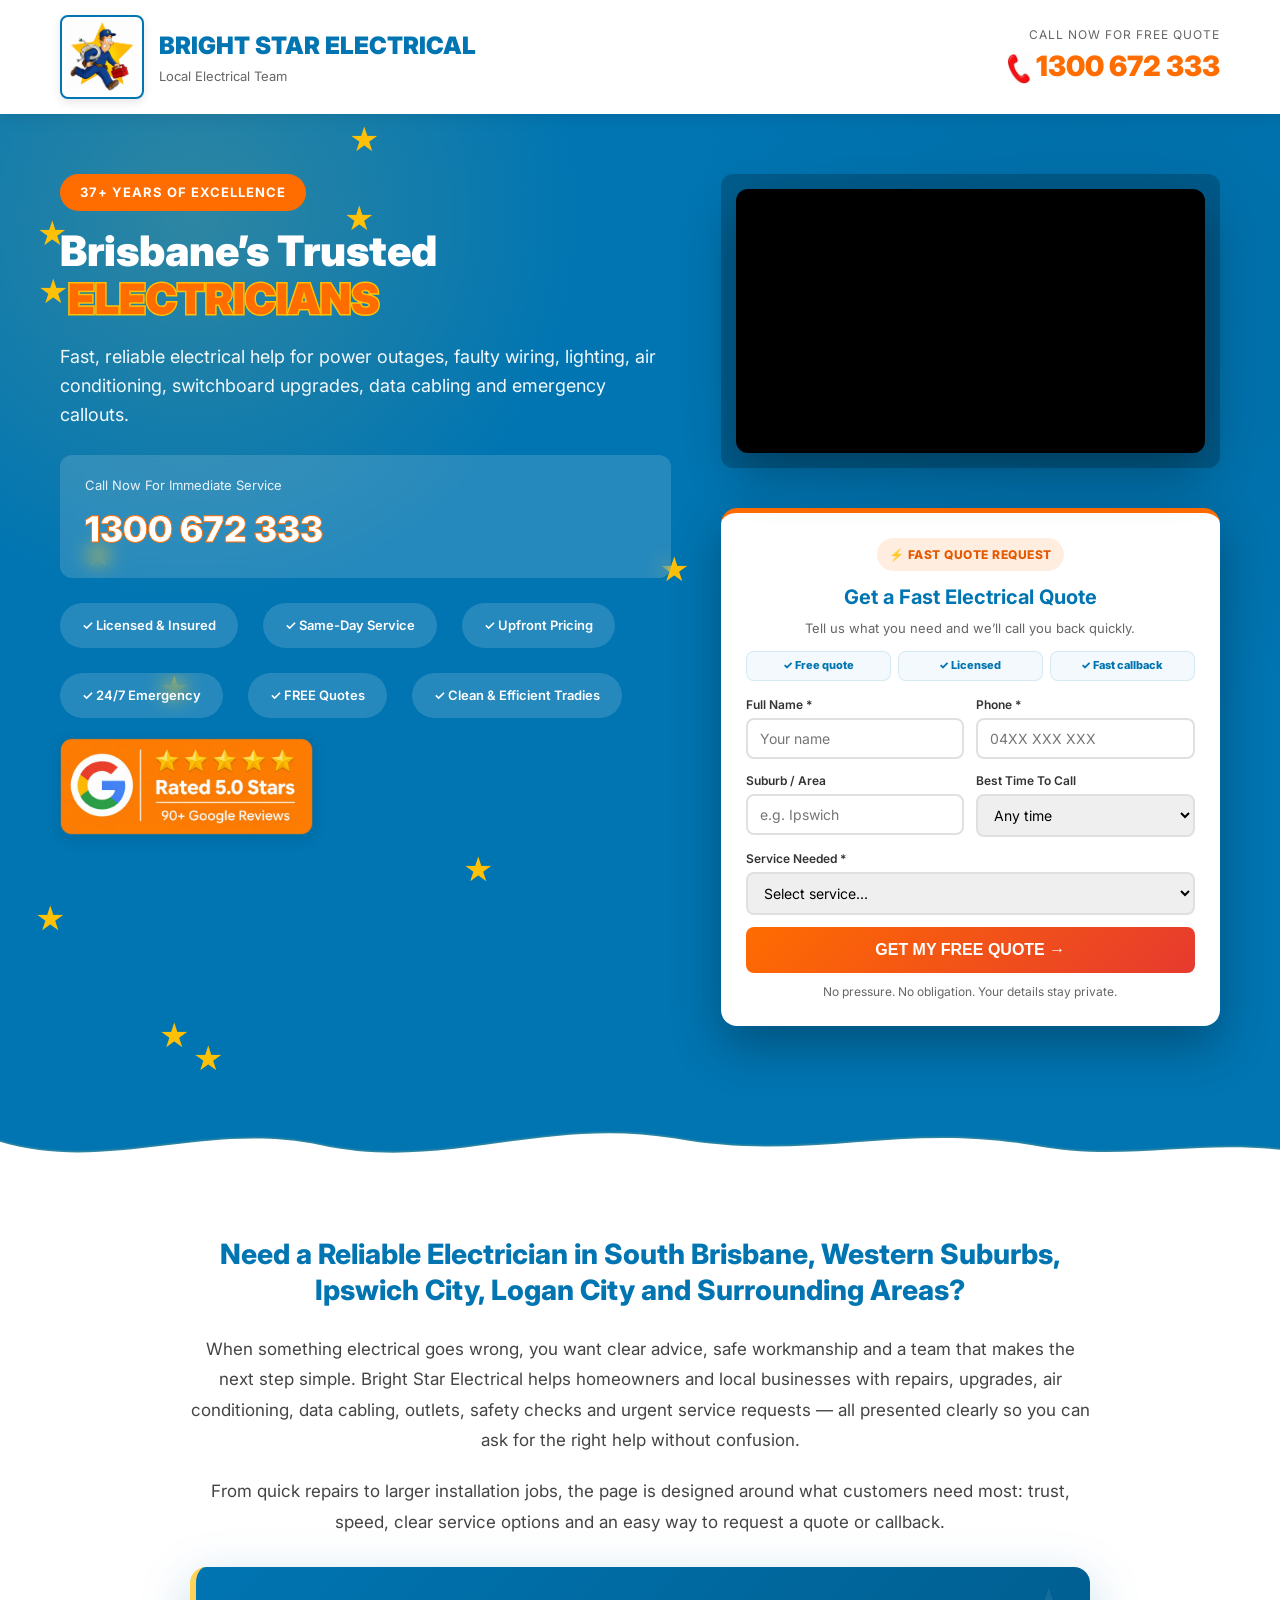
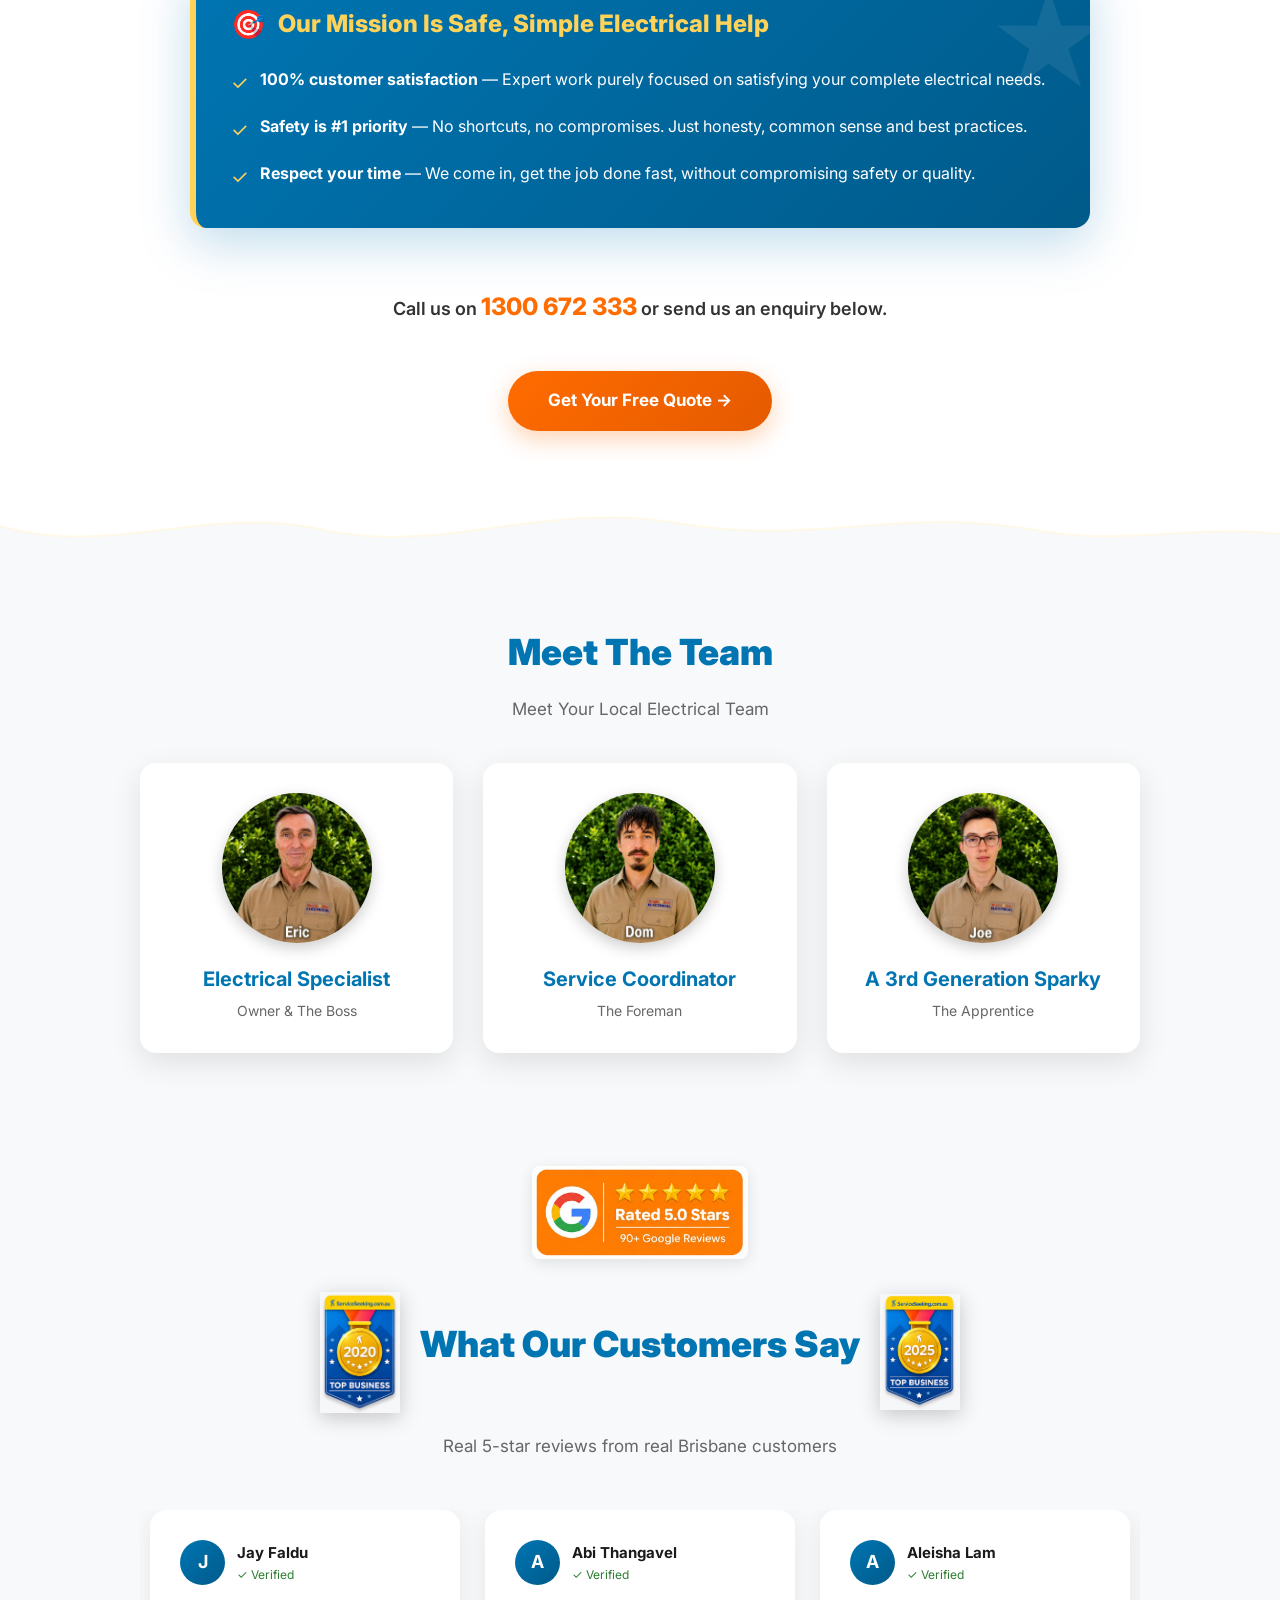
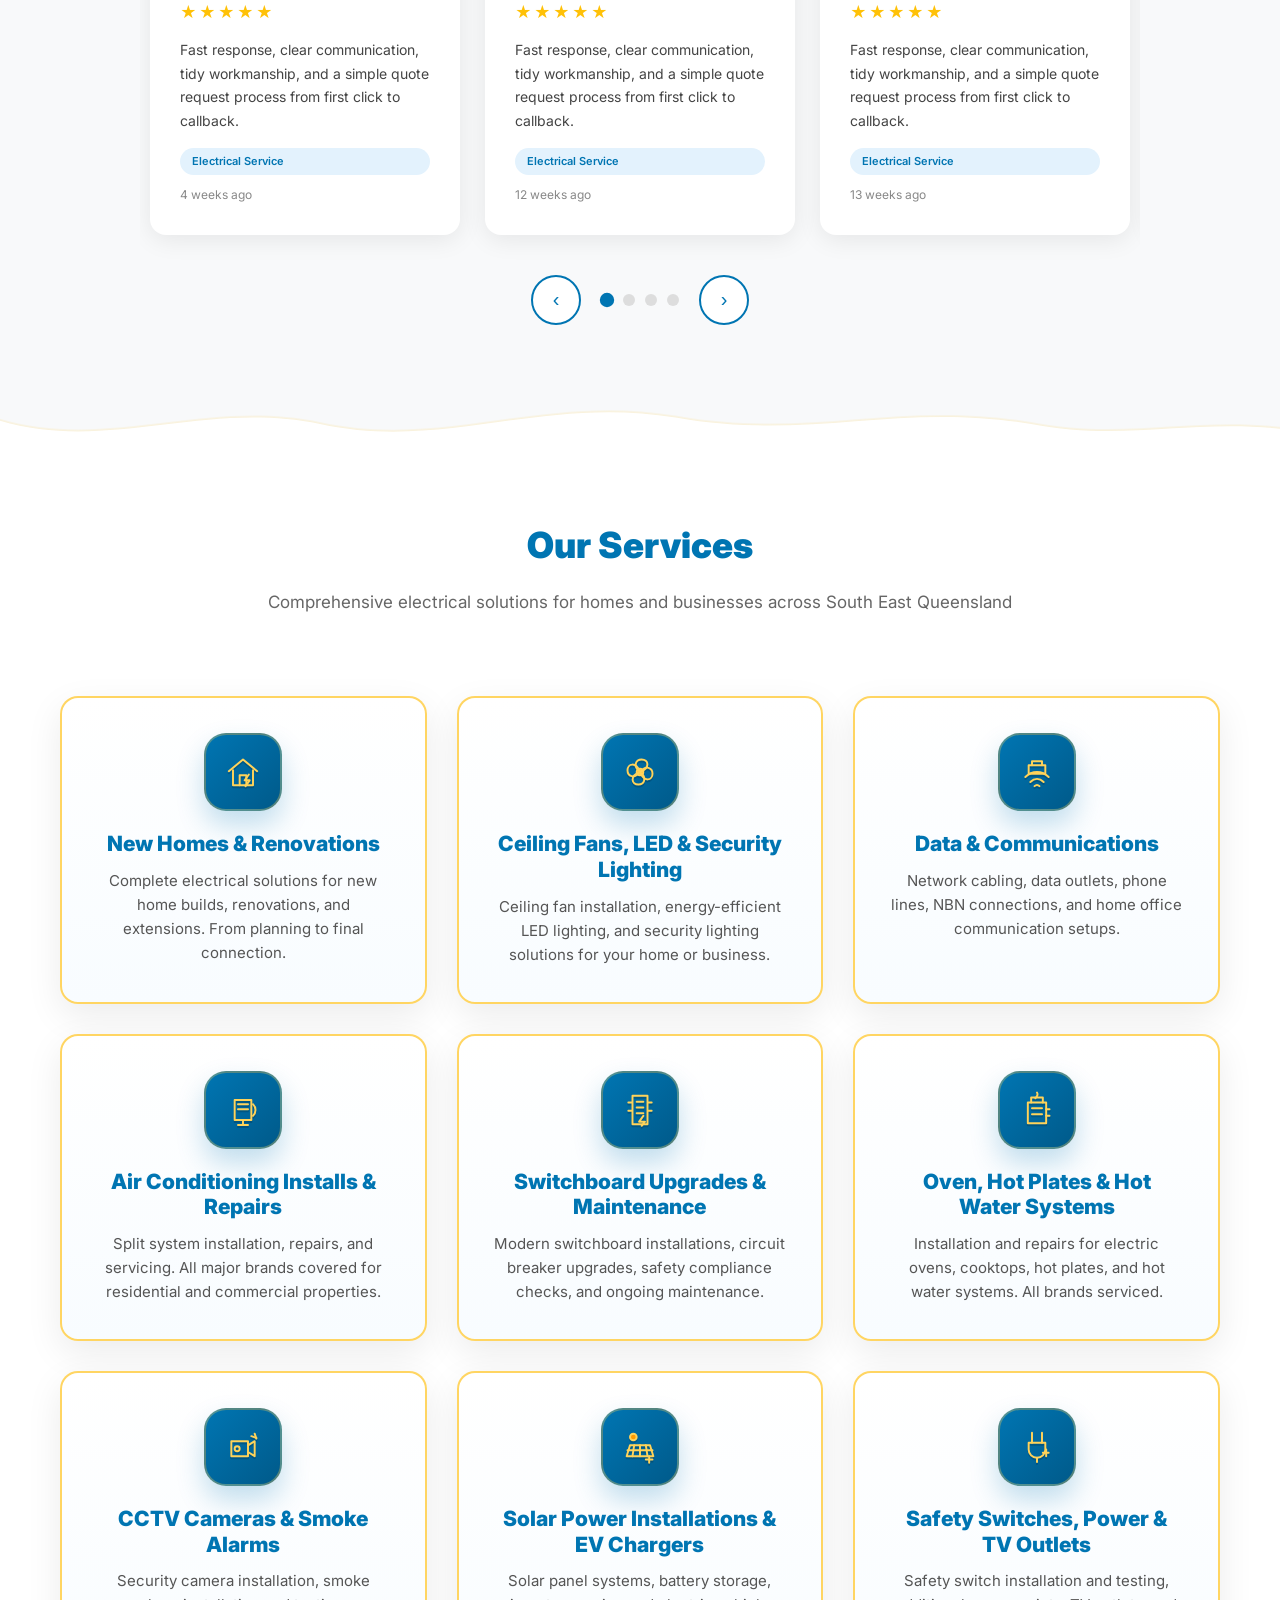
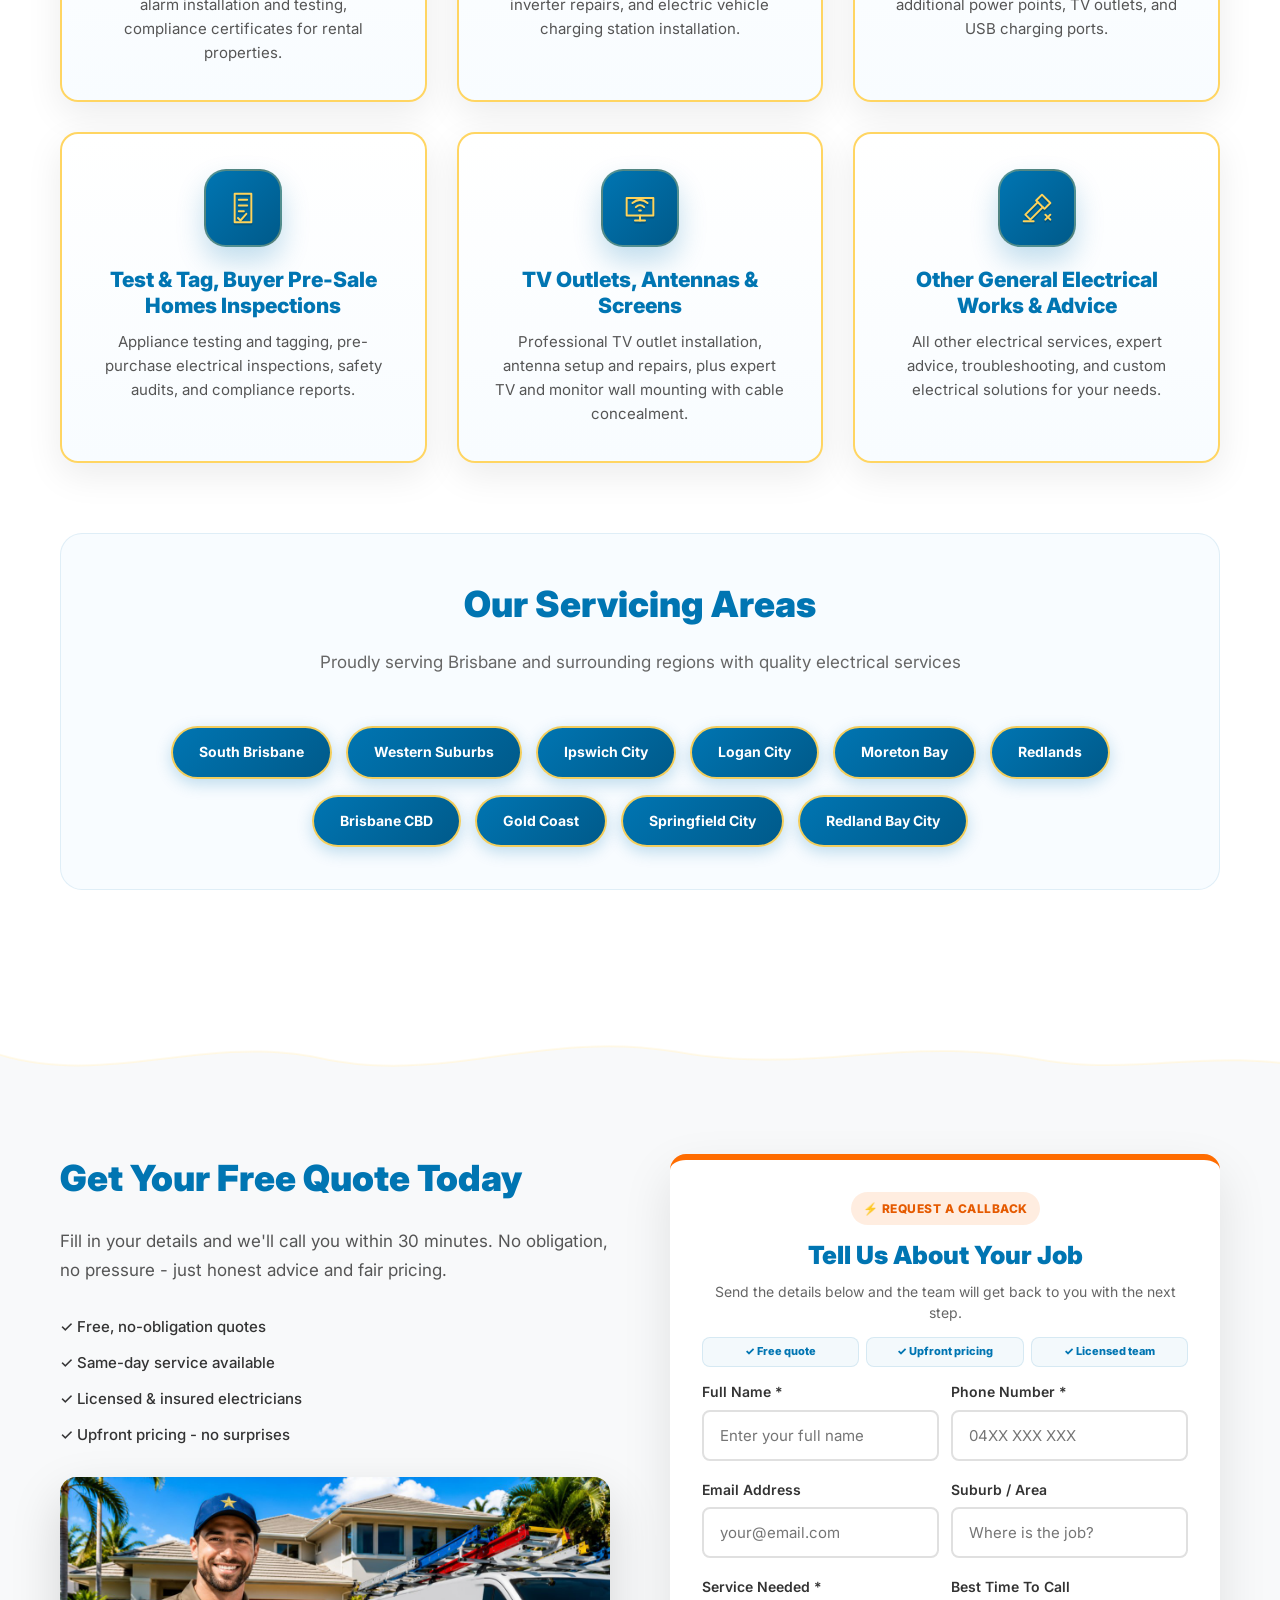
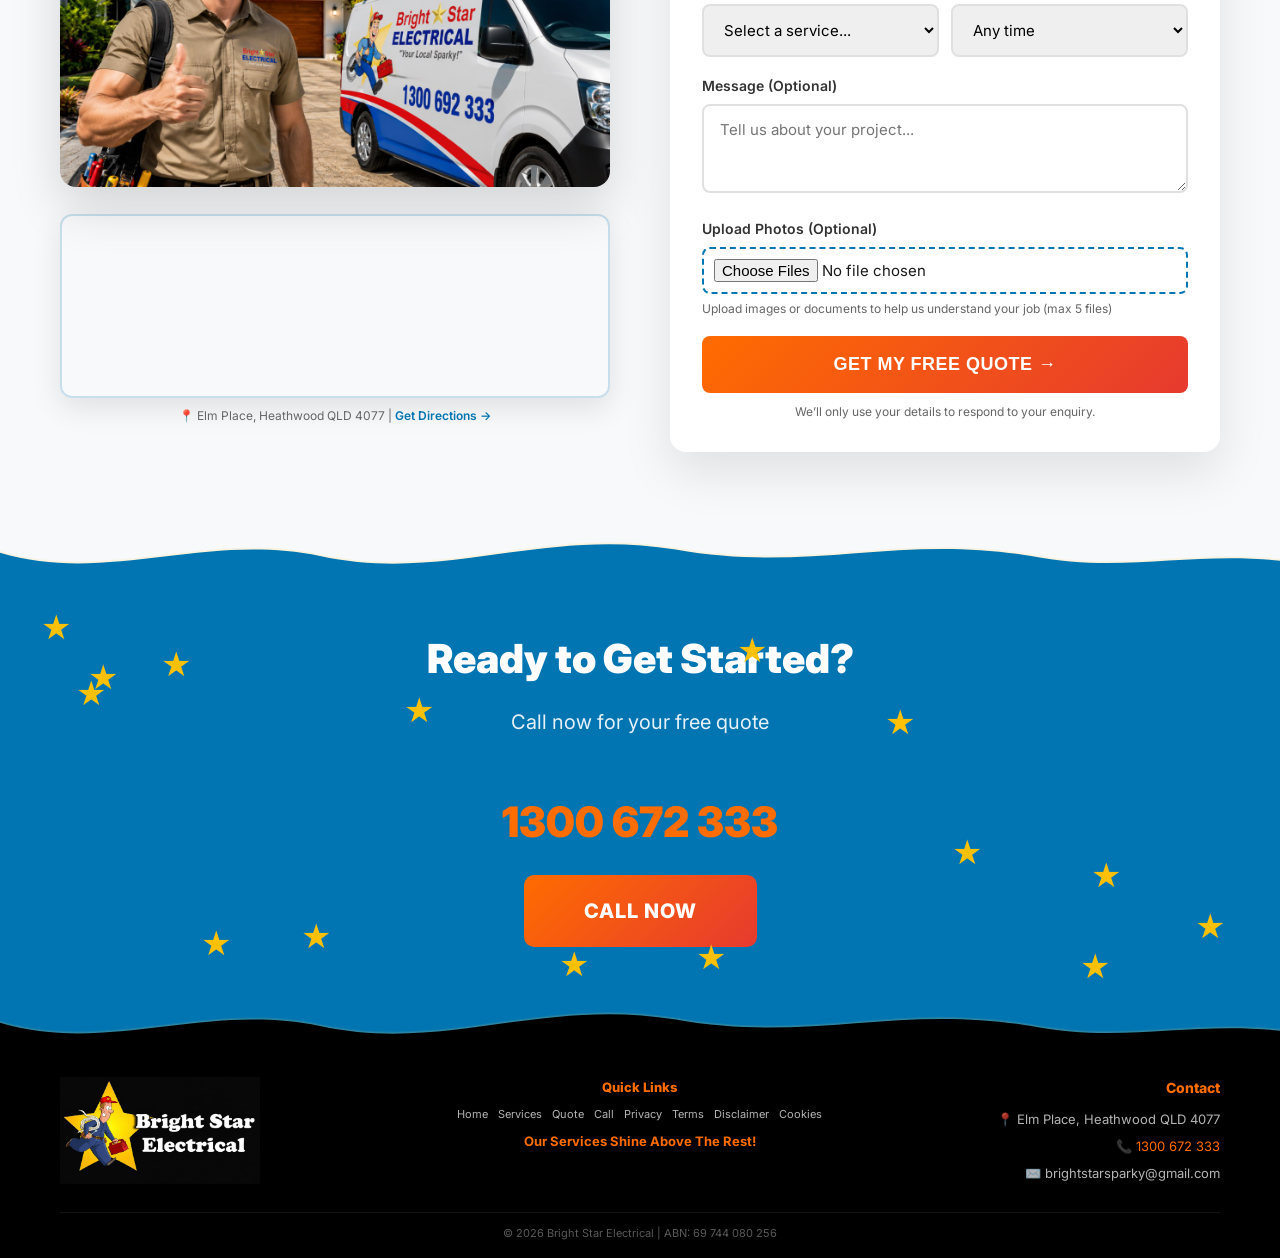
<file: 03_Build/index.html>
<!DOCTYPE html>
<html lang="en">
<head>
    <meta charset="UTF-8">
    <meta name="viewport" content="width=device-width, initial-scale=1.0">
    <title>Bright Star Electrical | 1300 692 333 | 45+ Years Experience</title>
    <meta name="description" content="Bright Star Electrical - Brisbane's trusted electricians for 45+ years. ABN 69 744 080 256. Call 1300 692 333 for free quotes. 24/7 emergency service. 5-star rated on Google.">
    <meta name="keywords" content="electrician Brisbane, electrical services, emergency electrician, air conditioning, data cabling, residential electrician, commercial electrician, Heathwood, Springfield, Redland Bay">
    <meta name="author" content="Bright Star Electrical">
    <meta name="robots" content="index, follow">
    <meta property="og:title" content="Bright Star Electrical | 1300 692 333 | Brisbane Electricians">
    <meta property="og:description" content="Trusted electricians in Brisbane for 45+ years. ABN 69 744 080 256. Free quotes, 24/7 emergency service.">
    <meta property="og:type" content="website">
    <meta property="og:url" content="https://brightstarelectrical.com.au">
    <meta property="og:image" content="https://brightstarelectrical.com.au/logo.jpg">
    <link rel="canonical" href="https://brightstarelectrical.com.au/">
    <link rel="sitemap" type="application/xml" title="Sitemap" href="/sitemap.xml">
    <script type="application/ld+json">
    {
        "@context": "https://schema.org",
        "@type": "Electrician",
        "name": "Bright Star Electrical",
        "image": "https://brightstarelectrical.com.au/logo.jpg",
        "@id": "https://brightstarelectrical.com.au",
        "url": "https://brightstarelectrical.com.au",
        "telephone": "1300692333",
        "email": "brightstarsparky@gmail.com",
        "address": {
            "@type": "PostalAddress",
            "streetAddress": "Elm Place",
            "addressLocality": "Heathwood",
            "addressRegion": "QLD",
            "postalCode": "4077",
            "addressCountry": "AU"
        },
        "geo": {
            "@type": "GeoCoordinates",
            "latitude": -27.6167,
            "longitude": 152.9667
        },
        "openingHoursSpecification": {
            "@type": "OpeningHoursSpecification",
            "dayOfWeek": ["Monday", "Tuesday", "Wednesday", "Thursday", "Friday", "Saturday", "Sunday"],
            "opens": "00:00",
            "closes": "23:59"
        },
        "priceRange": "$$"
    }
    </script>
    <link href="https://fonts.googleapis.com/css2?family=Inter:wght@400;500;600;700;800;900&display=swap" rel="stylesheet">
    <link rel="icon" type="image/png" href="images/favicon.gif">
    <style>
        * { margin: 0; padding: 0; box-sizing: border-box; }
        body { font-family: 'Inter', sans-serif; background: #ffffff; color: #1a1a1a; line-height: 1.6; }
        .container { max-width: 1200px; margin: 0 auto; padding: 0 20px; }
        
        /* Top Bar */
        .top-bar {
            background: #1a1a1a;
            color: white;
            padding: 12px 0;
            font-size: 14px;
        }
        .top-bar-content {
            display: flex;
            justify-content: space-between;
            align-items: center;
        }
        .top-bar-left { display: flex; gap: 12px; }
        .top-bar-item { display: flex; align-items: center; gap: 8px; }
        .top-bar-phone {
            font-size: 18px;
            font-weight: 800;
            color: #ff6c00;
        }
        .top-bar-right { display: flex; gap: 12px; }
        .social-icon {
            width: 32px; height: 32px;
            background: #333;
            border-radius: 50%;
            display: flex; align-items: center; justify-content: center;
            color: white; text-decoration: none; font-size: 13px;
            transition: all 0.3s;
        }
        .social-icon:hover { background: #0075B2; transform: translateY(-2px); }
        
        /* Navigation */
        .navbar {
            background: white;
            padding: 15px 0;
            box-shadow: 0 2px 15px rgba(0,0,0,0.1);
            position: sticky;
            top: 0;
            z-index: 100;
        }
        .nav-content {
            display: flex;
            justify-content: space-between;
            align-items: center;
        }
        .nav-logo {
            display: flex;
            align-items: center;
            gap: 15px;
        }
        .nav-logo img {
            max-width: 70px;
            border-radius: 8px;
            box-shadow: 0 3px 10px rgba(0,0,0,0.1);
            border: 2px solid #0075B2;
            padding: 3px;
            background: white;
        }
        .nav-logo-text h3 {
            color: #0075B2;
            font-size: 24px;
            font-weight: 900;
        }
        .nav-logo-text p {
            color: #666;
            font-size: 13px;
        }
        .nav-phone-section {
            text-align: right;
        }
        .nav-phone-label {
            font-size: 12px;
            color: #666;
            text-transform: uppercase;
            letter-spacing: 1px;
        }
        .nav-phone-number {
            font-size: 28px;
            font-weight: 900;
            color: #ff6c00;
            text-decoration: none;
            display: block;
            transition: all 0.3s;
        }
        .nav-phone-number:hover { color: #0075B2; }
        
        /* Hero with Video */
        .hero {
            background: #0075B2;
            color: white;
            padding: 60px 0 80px;
            position: relative;
            overflow: hidden;
        }
        .hero::before {
            content: '';
            position: absolute;
            inset: 0;
            background: radial-gradient(circle at 15% 10%, rgba(255,211,90,0.18), transparent 28%), radial-gradient(circle at 85% 20%, rgba(0,90,138,0.34), transparent 32%);
            pointer-events: none;
        }
        .stars {
            position: absolute;
            top: 0; left: 0; right: 0; bottom: 0;
            overflow: hidden;
            z-index: 0;
        }
        .star {
            position: absolute;
            color: #ffc107;
            font-size: 30px;
            animation: explode 3s infinite ease-out;
        }
        .star { position: absolute; animation-duration: 3s; }
        @keyframes explode {
            0% { transform: scale(0); opacity: 0; }
            20% { transform: scale(1.5); opacity: 1; }
            40% { transform: scale(2); opacity: 0.8; }
            60% { transform: scale(2.5); opacity: 0.4; }
            100% { transform: scale(3); opacity: 0; }
        }
        .hero-content {
            display: grid;
            grid-template-columns: 1.1fr 0.9fr;
            gap: 50px;
            align-items: start;
            position: relative;
            z-index: 1;
        }
        
        /* Video Section */
        .hero-right {
            display: flex;
            flex-direction: column;
            gap: 20px;
        }
        .video-section {
            background: rgba(0,0,0,0.2);
            border-radius: 16px;
            padding: 20px;
            backdrop-filter: blur(10px);
        }
        .form-section {
            background: white;
            border-radius: 16px;
            padding: 25px;
            box-shadow: 0 20px 50px rgba(0,0,0,0.3);
        }
        .form-section h3 {
            color: #0075B2;
            font-size: 20px;
            margin-bottom: 5px;
            text-align: center;
        }
        .form-section p {
            color: #666;
            font-size: 13px;
            text-align: center;
            margin-bottom: 10px;
        }
        .form-group { margin-bottom: 12px; }
        .form-group label {
            display: block;
            font-weight: 600;
            color: #333;
            margin-bottom: 4px;
            font-size: 12px;
        }
        .form-group input, .form-group select {
            width: 100%;
            padding: 10px 12px;
            border: 2px solid #e0e0e0;
            border-radius: 8px;
            font-size: 14px;
            font-family: inherit;
        }
        .form-group input:focus, .form-group select:focus {
            outline: none;
            border-color: #0075B2;
        }
        .btn-submit {
            width: 100%;
            padding: 14px;
            background: linear-gradient(135deg, #ff6c00 0%, #e63a2f 100%);
            color: white;
            border: none;
            border-radius: 8px;
            font-size: 16px;
            font-weight: 800;
            cursor: pointer;
            transition: all 0.3s;
            text-transform: uppercase;
        }
        .btn-submit:hover {
            transform: translateY(-2px);
            box-shadow: 0 10px 20px rgba(255, 68, 56, 0.3);
        }

        .form-kicker {
            display: inline-flex;
            align-items: center;
            justify-content: center;
            gap: 6px;
            margin: 0 auto 10px;
            padding: 7px 12px;
            border-radius: 999px;
            background: rgba(255,108,0,0.12);
            color: #e55a00;
            font-size: 12px;
            font-weight: 800;
            text-transform: uppercase;
            letter-spacing: 0.5px;
        }
        .form-trust-row {
            display: grid;
            grid-template-columns: repeat(3, 1fr);
            gap: 7px;
            margin: 12px 0 14px;
        }
        .form-trust-row span {
            background: #f3f9fc;
            border: 1px solid rgba(0,117,178,0.12);
            border-radius: 8px;
            color: #0075B2;
            font-size: 11px;
            font-weight: 800;
            padding: 7px 6px;
            text-align: center;
            line-height: 1.25;
        }
        .form-row {
            display: grid;
            grid-template-columns: 1fr 1fr;
            gap: 12px;
        }
        .form-note {
            margin-top: 10px;
            color: #666;
            font-size: 12px;
            line-height: 1.45;
            text-align: center;
        }
        .form-section {
            border-top: 5px solid #ff6c00;
        }
        .bottom-form-right {
            border-top: 6px solid #ff6c00;
        }
        .bottom-form-right h3 {
            color: #0075B2;
            font-size: 25px;
            font-weight: 900;
            margin-bottom: 6px;
            text-align: center;
        }
        .bottom-form-right .form-intro {
            color: #666;
            font-size: 14px;
            line-height: 1.5;
            margin-bottom: 14px;
            text-align: center;
        }
        @media (max-width: 600px) {
            .form-row,
            .form-trust-row {
                grid-template-columns: 1fr;
            }
        }
        .video-container {
            position: relative;
            padding-bottom: 56.25%;
            height: 0;
            overflow: hidden;
            border-radius: 12px;
            box-shadow: 0 20px 50px rgba(0,0,0,0.3);
            background: #000;
        }
        .video-placeholder {
            position: absolute;
            top: 0; left: 0; width: 100%; height: 100%;
            display: flex;
            flex-direction: column;
            align-items: center;
            justify-content: center;
            background: linear-gradient(rgba(0,0,0,0.15), rgba(0,0,0,0.35)), url('images/electrician-team.jpg') center/cover no-repeat;
            cursor: pointer;
            transition: all 0.3s;
        }
        .video-placeholder:hover {
            filter: brightness(1.05);
        }
        .play-button {
            width: 80px;
            height: 80px;
            background: rgba(255,68,56,0.9);
            border-radius: 50%;
            display: flex;
            align-items: center;
            justify-content: center;
            font-size: 30px;
            margin-bottom: 10px;
            transition: all 0.3s;
            box-shadow: 0 10px 30px rgba(255,68,56,0.4);
        }
        .video-placeholder:hover .play-button {
            transform: scale(1.1);
            background: #ff6c00;
        }
        .video-text {
            font-size: 16px;
            font-weight: 600;
            text-align: center;
        }
        .video-subtext {
            font-size: 13px;
            opacity: 0.8;
            margin-top: 5px;
        }
        
        /* Hero Left Content */
        .hero-badge {
            display: inline-block;
            background: #ff6c00;
            color: white;
            padding: 8px 20px;
            border-radius: 30px;
            font-size: 13px;
            font-weight: 700;
            margin-bottom: 16px;
            text-transform: uppercase;
            letter-spacing: 1px;
        }
        .hero h1 {
            font-size: 42px;
            font-weight: 900;
            line-height: 1.15;
            margin-bottom: 20px;
        }
        .hero h1 .electricians {
            color: #ff6c00;
            -webkit-text-stroke: 3px #ffc107;
            text-stroke: 3px #ffc107;
            paint-order: stroke fill;
            display: inline-block;
            padding: 0 8px;
        }
        
        /* Trust Badges Bar */
        .trust-bar {
            background: white;
            padding: 120px 0;
            border-bottom: 1px solid #eee;
        }
        .trust-bar-content {
            display: flex;
            justify-content: center;
            align-items: center;
            gap: 40px;
            flex-wrap: wrap;
        }
        .trust-bar-item {
            display: flex;
            align-items: center;
            gap: 10px;
            font-size: 15px;
            color: #333;
            font-weight: 600;
        }
        .trust-bar-icon {
            width: 40px;
            height: 40px;
            background: linear-gradient(135deg, #0075B2 0%, #005a8a 100%);
            border-radius: 50%;
            display: flex;
            align-items: center;
            justify-content: center;
            color: white;
            font-size: 18px;
        }
        .hero-subtitle {
            font-size: 18px;
            opacity: 0.95;
            margin-bottom: 25px;
            line-height: 1.6;
        }
        .hero-phone-box {
            background: rgba(255,255,255,0.15);
            padding: 20px 25px;
            border-radius: 12px;
            margin-bottom: 25px;
            backdrop-filter: blur(10px);
        }
        .hero-phone-label {
            font-size: 13px;
            opacity: 0.9;
            margin-bottom: 5px;
        }
        .hero-phone-number {
            font-size: 36px;
            font-weight: 900;
            color: white;
            text-decoration: none;
            display: block;
            animation: pulse-ring 2s infinite;
        }
        @keyframes number-glow {
            0% { text-shadow: 0 0 5px rgba(255,255,255,0.5); }
            50% { text-shadow: 0 0 20px rgba(255,255,255,1), 0 0 40px rgba(255,255,255,0.8); }
            100% { text-shadow: 0 0 5px rgba(255,255,255,0.5); }
        }
        .hero-features {
            display: flex;
            flex-wrap: wrap;
            gap: 25px;
        }
        .hero-feature {
            background: rgba(255,255,255,0.15);
            padding: 12px 22px;
            border-radius: 30px;
            font-size: 13px;
            font-weight: 600;
            backdrop-filter: blur(10px);
        }
        
        /* Google Reviews Carousel Section */
        .reviews-section {
            padding: 60px 0;
            background: #f8f9fa;
        }
        .section-header {
            text-align: center;
            margin-bottom: 50px;
        }
        .google-badge {
            display: inline-flex;
            align-items: center;
            gap: 10px;
            background: white;
            padding: 12px 25px;
            border-radius: 50px;
            box-shadow: 0 5px 20px rgba(0,0,0,0.1);
            margin-bottom: 20px;
        }
        .google-icon {
            width: 30px;
            height: 30px;
            background: #4285F4;
            border-radius: 50%;
            display: flex;
            align-items: center;
            justify-content: center;
            color: white;
            font-weight: 700;
            font-size: 16px;
        }
        .google-text {
            text-align: left;
        }
        .google-rating {
            font-size: 18px;
            font-weight: 800;
            color: #1a1a1a;
        }
        .google-stars {
            color: #ffc107;
            font-size: 14px;
            letter-spacing: 2px;
        }
        .reviews-heading-with-awards {
            display: flex;
            align-items: center;
            justify-content: center;
            gap: 20px;
            margin: 20px 0;
        }
        .review-award-img {
            max-width: 80px;
            height: auto;
            filter: drop-shadow(0 5px 10px rgba(0,0,0,0.2));
        }
        .section-header h2 {
            color: #0075B2;
            font-size: 36px;
            font-weight: 900;
            margin-bottom: 15px;
        }
        .section-header p {
            color: #666;
            font-size: 17px;
        }
        
        /* Carousel Styles */
        .carousel-container {
            position: relative;
            max-width: 1000px;
            margin: 0 auto;
            overflow: hidden;
        }
        .carousel-wrapper {
            display: flex;
            transition: transform 0.5s ease-in-out;
        }
        .carousel-slide {
            min-width: 100%;
            padding: 0 10px;
        }
        .carousel-slide-inner {
            display: grid;
            grid-template-columns: repeat(3, 1fr);
            gap: 25px;
        }
        @media (max-width: 968px) {
            .carousel-slide-inner {
                grid-template-columns: repeat(2, 1fr);
            }
        }
        @media (max-width: 600px) {
            .carousel-slide-inner {
                grid-template-columns: 1fr;
            }
        }
        
        /* Review Card */
        .review-card {
            background: white;
            padding: 30px;
            border-radius: 16px;
            box-shadow: 0 5px 25px rgba(0,0,0,0.08);
            transition: all 0.3s;
            height: 100%;
            display: flex;
            flex-direction: column;
        }
        .review-card:hover {
            transform: translateY(-5px);
            box-shadow: 0 15px 40px rgba(0,0,0,0.12);
        }
        .review-header {
            display: flex;
            justify-content: space-between;
            align-items: flex-start;
            margin-bottom: 15px;
        }
        .reviewer-info {
            display: flex;
            align-items: center;
            gap: 12px;
        }
        .reviewer-avatar {
            width: 45px;
            height: 45px;
            background: linear-gradient(135deg, #0075B2 0%, #005a8a 100%);
            border-radius: 50%;
            display: flex;
            align-items: center;
            justify-content: center;
            color: white;
            font-weight: 700;
            font-size: 18px;
            flex-shrink: 0;
        }
        .reviewer-name {
            font-weight: 700;
            color: #1a1a1a;
            font-size: 15px;
        }
        .reviewer-verified {
            font-size: 12px;
            color: #2e7d32;
            display: flex;
            align-items: center;
            gap: 4px;
        }
        .review-stars {
            color: #ffc107;
            font-size: 16px;
            letter-spacing: 2px;
            margin-bottom: 12px;
        }
        .review-text {
            font-size: 14px;
            color: #444;
            line-height: 1.7;
            margin-bottom: 15px;
            flex-grow: 1;
        }
        .review-service {
            display: inline-block;
            background: #e3f2fd;
            color: #0075B2;
            padding: 5px 12px;
            border-radius: 20px;
            font-size: 11px;
            font-weight: 600;
        }
        .review-date {
            font-size: 12px;
            color: #888;
            margin-top: 10px;
        }
        
        /* Carousel Controls */
        .carousel-nav {
            display: flex;
            justify-content: center;
            align-items: center;
            gap: 20px;
            margin-top: 40px;
        }
        .carousel-btn {
            width: 50px;
            height: 50px;
            border-radius: 50%;
            background: white;
            border: 2px solid #0075B2;
            color: #0075B2;
            font-size: 20px;
            cursor: pointer;
            transition: all 0.3s;
            display: flex;
            align-items: center;
            justify-content: center;
        }
        .carousel-btn:hover {
            background: #0075B2;
            color: white;
            transform: scale(1.1);
        }
        .carousel-dots {
            display: flex;
            gap: 10px;
        }
        .carousel-dot {
            width: 12px;
            height: 12px;
            border-radius: 50%;
            background: #ddd;
            cursor: pointer;
            transition: all 0.3s;
        }
        .carousel-dot.active {
            background: #0075B2;
            transform: scale(1.2);
        }
        
        /* Services Preview */
        .services-preview {
            padding: 80px 0;
            background: white;
        }
        .services-grid {
            display: grid;
            grid-template-columns: repeat(3, minmax(0, 1fr));
            gap: 30px;
            margin-top: 80px;
            align-items: stretch;
        }
        .service-card {
            position: relative;
            overflow: hidden;
            background: white;
            padding: 35px;
            border-radius: 18px;
            box-shadow: 0 12px 36px rgba(0,0,0,0.08);
            border: 1px solid #edf2f7;
            text-align: center;
            transition: all 0.3s ease;
            min-height: 285px;
        }
        .service-card:hover {
            transform: translateY(-8px);
            box-shadow: 0 22px 54px rgba(0,0,0,0.14);
        }
        .service-card h3 {
            color: #0075B2;
            font-size: 21px;
            font-weight: 850;
            margin-bottom: 12px;
            line-height: 1.22;
        }
        .service-card p {
            color: #555;
            font-size: 15px;
            line-height: 1.6;
            margin: 0;
        }
        .service-style-label {
            display: inline-flex;
            align-items: center;
            justify-content: center;
            gap: 6px;
            font-size: 11px;
            font-weight: 900;
            letter-spacing: 0.08em;
            text-transform: uppercase;
            border-radius: 999px;
            padding: 7px 12px;
            margin-bottom: 18px;
        }
        .professional-icon-card {
            background: linear-gradient(180deg, #ffffff 0%, #f8fcff 100%);
            border: 2px solid rgba(255,211,90,0.95);
        }
        .professional-icon-card .service-style-label {
            color: #0075B2;
            background: rgba(0,117,178,0.09);
        }
        .service-icon {
            width: 78px;
            height: 78px;
            margin: 0 auto 20px;
            border-radius: 22px;
            display: flex;
            align-items: center;
            justify-content: center;
            font-size: 38px;
            background: linear-gradient(135deg, #0075B2 0%, #005a8a 100%);
            color: #ffd35a;
            border: 2px solid rgba(255,211,90,0.32);
            box-shadow: 0 14px 28px rgba(0,117,178,0.24);
        }
        .professional-icon-card .service-icon svg {
            width: 40px;
            height: 40px;
            stroke: #ffd35a;
            stroke-width: 2.35;
            fill: none;
            stroke-linecap: round;
            stroke-linejoin: round;
            filter: drop-shadow(0 2px 0 rgba(0,0,0,0.16));
        }
        .professional-icon-card .service-icon svg .accent-fill {
            fill: #ff9b00;
            stroke: #ffd35a;
        }
        .image-style-card {
            padding: 0 0 30px;
            text-align: left;
            border: 1px solid rgba(0,117,178,0.14);
        }
        .image-style-card .service-style-label {
            margin: 24px 28px 14px;
            color: #ff6c00;
            background: rgba(255,108,0,0.11);
        }
        .service-media {
            height: 138px;
            position: relative;
            background: linear-gradient(135deg, rgba(0,117,178,0.94), rgba(0,38,70,0.92));
        }
        .service-media::before {
            content: '';
            position: absolute;
            inset: 0;
            background: radial-gradient(circle at 25% 20%, rgba(255,255,255,0.28), transparent 26%), linear-gradient(135deg, rgba(255,108,0,0.28), transparent 55%);
        }
        .service-media::after {
            content: attr(data-icon);
            position: absolute;
            right: 22px;
            bottom: 15px;
            font-size: 54px;
            filter: drop-shadow(0 10px 18px rgba(0,0,0,0.24));
        }
        .image-style-card h3,
        .image-style-card p {
            padding-left: 28px;
            padding-right: 28px;
        }
        .premium-dark-card {
            text-align: left;
            background: linear-gradient(145deg, #061d31 0%, #0a3c5e 100%);
            border: 1px solid rgba(255,255,255,0.12);
            box-shadow: 0 18px 46px rgba(0,38,70,0.22);
        }
        .premium-dark-card::before {
            content: '';
            position: absolute;
            top: -55px;
            right: -55px;
            width: 145px;
            height: 145px;
            border-radius: 50%;
            background: rgba(255,108,0,0.22);
        }
        .premium-dark-card .service-style-label {
            color: #fff;
            background: rgba(255,108,0,0.95);
        }
        .premium-dark-card .service-icon {
            width: 62px;
            height: 62px;
            margin: 0 0 20px;
            border-radius: 18px;
            background: rgba(255,255,255,0.12);
            color: #ffb066;
            box-shadow: none;
            backdrop-filter: blur(8px);
        }
        .premium-dark-card h3 {
            color: #fff;
        }
        .premium-dark-card p {
            color: rgba(255,255,255,0.82);
        }
        .standard-service-card .service-style-label {
            color: #555;
            background: #f3f6f8;
        }
        @media (max-width: 980px) {
            .services-grid {
                grid-template-columns: repeat(2, minmax(0, 1fr));
            }
        }
        @media (max-width: 640px) {
            .services-grid {
                grid-template-columns: 1fr;
            }
        }
        

        /* Soft Wave Section Dividers - Option 1 */
        .section-wave {
            line-height: 0;
            height: 72px;
            overflow: hidden;
            margin: -1px 0;
        }
        .section-wave svg {
            display: block;
            width: 100%;
            height: 100%;
        }
        .section-wave path {
            filter: drop-shadow(0 -2px 0 rgba(255,211,90,0.18));
        }
        .wave-from-hero { background: #0075B2; }
        .wave-from-about { background: #ffffff; }
        .wave-from-reviews { background: #f8f9fa; }
        .wave-from-services { background: #ffffff; }
        .wave-from-form { background: #f8f9fa; }
        .wave-from-cta { background: #0075B2; }
        @media (max-width: 640px) {
            .section-wave { height: 44px; }
        }
        /* CTA Section */
        .cta-section {
            background: #0075B2;
            color: white;
            padding: 40px 0;
            text-align: center;
            position: relative;
            overflow: hidden;
        }

        .cta-section h2 {
            font-size: 40px;
            font-weight: 900;
            margin-bottom: 15px;
        }
        .cta-phone {
            font-size: 56px;
            font-weight: 900;
            color: #ff6c00;
            margin: 20px 0;
            display: block;
            text-decoration: none;
        }
        
        .cta-section p {
            font-size: 20px;
            opacity: 0.9;
            margin-bottom: 50px;
        }
        .btn-cta {
            display: inline-block;
            padding: 20px 60px;
            background: linear-gradient(135deg, #ff6c00 0%, #e63a2f 100%);
            color: white;
            text-decoration: none;
            border-radius: 10px;
            font-size: 20px;
            font-weight: 800;
            transition: all 0.3s;
            text-transform: uppercase;
            letter-spacing: 1px;
        }
        .btn-cta:hover {
            transform: translateY(-3px);
            box-shadow: 0 20px 40px rgba(255, 68, 56, 0.4);
        }
        @keyframes btn-pulse {
            0% { box-shadow: 0 0 0 0 rgba(255, 108, 0, 0.7); }
            70% { box-shadow: 0 0 0 20px rgba(255, 108, 0, 0); }
            100% { box-shadow: 0 0 0 0 rgba(255, 108, 0, 0); }
        }
        @keyframes btn-wriggle {
            0%, 100% { transform: rotate(0deg); }
            25% { transform: rotate(-3deg); }
            50% { transform: rotate(3deg); }
            75% { transform: rotate(-3deg); }
        }
        
        /* Footer */
        /* Bottom Form Section */
        .bottom-form-section {
            padding: 60px 0;
            background: #f8f9fa;
        }
        .bottom-form-container {
            display: grid;
            grid-template-columns: 1fr 1fr;
            gap: 60px;
            align-items: center;
        }
        .bottom-form-image {
            width: 100%;
            border-radius: 16px;
            box-shadow: 0 20px 50px rgba(0,0,0,0.15);
        }
        .bottom-form-left h2 {
            color: #0075B2;
            font-size: 36px;
            font-weight: 900;
            margin-bottom: 20px;
        }
        .bottom-form-left p {
            color: #555;
            font-size: 17px;
            line-height: 1.7;
            margin-bottom: 30px;
        }
        .bottom-form-features {
            display: flex;
            flex-direction: column;
            gap: 12px;
        }
        .bottom-form-feature {
            display: flex;
            align-items: center;
            gap: 10px;
            font-size: 15px;
            color: #333;
            font-weight: 500;
        }
        .bottom-form-right {
            background: white;
            padding: 32px;
            border-radius: 16px;
            box-shadow: 0 20px 50px rgba(0,0,0,0.1);
        }
        .bottom-form .form-group {
            margin-bottom: 18px;
        }
        .bottom-form .form-group label {
            display: block;
            font-weight: 600;
            color: #333;
            margin-bottom: 6px;
            font-size: 14px;
        }
        .bottom-form .form-group input,
        .bottom-form .form-group select,
        .bottom-form .form-group textarea {
            width: 100%;
            padding: 14px 16px;
            border: 2px solid #e0e0e0;
            border-radius: 8px;
            font-size: 15px;
            font-family: inherit;
            transition: all 0.3s;
        }
        .bottom-form .form-group input:focus,
        .bottom-form .form-group select:focus,
        .bottom-form .form-group textarea:focus {
            outline: none;
            border-color: #0075B2;
            box-shadow: 0 0 0 3px rgba(0, 117, 178, 0.1);
        }
        .btn-submit-bottom {
            width: 100%;
            padding: 18px;
            background: linear-gradient(135deg, #ff6c00 0%, #e63a2f 100%);
            color: white;
            border: none;
            border-radius: 8px;
            font-size: 18px;
            font-weight: 800;
            cursor: pointer;
            transition: all 0.3s;
            text-transform: uppercase;
            letter-spacing: 0.5px;
        }
        .btn-submit-bottom:hover {
            transform: translateY(-2px);
            box-shadow: 0 12px 25px rgba(255, 68, 56, 0.35);
        }
        @media (max-width: 968px) {
            .bottom-form-container {
                grid-template-columns: 1fr;
            }
            .bottom-form-left {
                text-align: center;
            }
        }

        .footer {
            background: #000000;
            color: white;
            padding: 0 0 15px;
        }
        .footer-content {
            text-align: center;
        }
        .footer-phone {
            font-size: 42px;
            font-weight: 900;
            color: #ff6c00;
            margin: 20px 0;
            display: block;
            text-decoration: none;
        }
        .footer-phone:hover { color: #ff6b5b; }
        .footer-tagline {
            font-size: 18px;
            opacity: 0.8;
            margin-bottom: 30px;
        }
        .footer-bottom {
            padding-top: 30px;
            border-top: 1px solid #333;
            color: #666;
            font-size: 14px;
        }
        
        @media (max-width: 968px) {
            .hero-content { grid-template-columns: 1fr; }
            .hero h1 { font-size: 32px; }
            .cta-phone { font-size: 36px; }
        }
        @media (max-width: 968px) {
            .top-bar-content {
                flex-direction: column;
                gap: 8px;
                text-align: center;
            }
            .top-bar-left {
                justify-content: center;
                flex-wrap: wrap;
                gap: 10px 18px;
            }
            .top-bar-right {
                justify-content: center;
                flex-wrap: wrap;
            }
            .nav-content {
                gap: 18px;
            }
        }
        @media (max-width: 600px) {
            .navbar { padding: 12px 0; }
            .nav-content {
                flex-direction: column;
                align-items: center;
                text-align: center;
            }
            .nav-logo { justify-content: center; }
            .nav-logo-text h3 { font-size: 22px; }
            .nav-phone-section { text-align: center; }
            .nav-phone-number { font-size: 20px; }
            .hero { padding: 44px 0 62px; }
            .hero-phone-number { font-size: 28px; }
            .hero-features { gap: 8px; }
            .hero-feature { font-size: 12px; padding: 9px 14px; }
            .hero-left img[src="images/google-reviews.jpg"] { margin-left: auto; margin-right: auto; }
            .cta-phone { font-size: 28px; }
            .footer-phone { font-size: 28px; }
            
            /* Team section mobile */
            .team-section > .container > div[style*="grid-template-columns: repeat(3, 1fr)"] {
                grid-template-columns: 1fr !important;
                gap: 20px !important;
            }
            
            /* Footer mobile */
            .footer > .container > div[style*="grid-template-columns: 1fr 1fr 1fr"] {
                grid-template-columns: 1fr !important;
                text-align: center !important;
                gap: 15px !important;
            }
            .footer > .container > div > div {
                text-align: center !important;
            }
            .footer > .container > div > div > img {
                margin: 0 auto !important;
                display: block !important;
            }
        }
        
        @media (max-width: 980px) {
            .hero-content {
                grid-template-columns: 1fr !important;
            }
            .hero-right {
                order: -1;
            }
            .bottom-form-container {
                grid-template-columns: 1fr !important;
            }
            .services-grid {
                grid-template-columns: repeat(2, 1fr) !important;
            }
        }
        
        @media (max-width: 600px) {
            .services-grid {
                grid-template-columns: 1fr !important;
            }
            .areas-grid {
                gap: 10px !important;
            }
            .area-btn {
                padding: 10px 18px !important;
                font-size: 12px !important;
            }
            .footer-links {
                gap: 10px !important;
            }
            .footer-links a {
                font-size: 11px !important;
            }
        }

    </style>
</head>
<body>
    <!-- Navigation -->
    <nav class="navbar">
        <div class="container">
            <div class="nav-content">
                <div class="nav-logo">
                    <img src="images/logo.jpg" alt="Bright Star" style="max-width: 84px; border-radius: 8px; box-shadow: 0 3px 10px rgba(0,0,0,0.1); padding: 3px; background: white;">
                    <div class="nav-logo-text">
                        <h3>BRIGHT STAR ELECTRICAL</h3>
                        <p>Local Electrical Team</p>
                    </div>
                </div>
                <div class="nav-phone-section">
                    <div class="nav-phone-label">Call Now For Free Quote</div>
                    <a href="tel:1300692333" class="nav-phone-number"><img src="images/phone-icon.jpg" alt="Phone" style="max-width: 24px; height: auto; vertical-align: middle; margin-right: 5px;">1300 672 333</a>
                </div>
            </div>
        </div>
    </nav>
    
    <!-- Hero with Video -->
    <section class="hero">
        <div class="stars">
            <div class="star">★</div>
            <div class="star">★</div>
            <div class="star">★</div>
            <div class="star">★</div>
            <div class="star">★</div>
            <div class="star">★</div>
            <div class="star">★</div>
            <div class="star">★</div>
            <div class="star">★</div>
            <div class="star">★</div>
            <div class="star">★</div>
            <div class="star">★</div>
            <div class="star">★</div>
            <div class="star">★</div>
            <div class="star">★</div>
        </div>
        <div class="container">
            <div class="hero-content">
                <div class="hero-left">
                    <div class="hero-badge">37+ Years of Excellence</div>
                    <h1>Brisbane’s Trusted <span class="electricians">ELECTRICIANS</span></h1>
                    <p class="hero-subtitle">Fast, reliable electrical help for power outages, faulty wiring, lighting, air conditioning, switchboard upgrades, data cabling and emergency callouts.</p>
                    <div class="hero-phone-box">
                        <div class="hero-phone-label">Call Now For Immediate Service</div>
                        <a href="tel:1300692333" class="hero-phone-number" style="animation: number-glow 2s infinite; -webkit-text-stroke: 1px #ff6c00;">1300 672 333</a>
                    </div>
                    <div class="hero-features">
                        <div class="hero-feature">✓ Licensed & Insured</div>
                        <div class="hero-feature">✓ Same-Day Service</div>
                        <div class="hero-feature">✓ Upfront Pricing</div>
                        <div class="hero-feature">✓ 24/7 Emergency</div>
                        <div class="hero-feature">✓ FREE Quotes</div>
                        <div class="hero-feature">✓ Clean & Efficient Tradies</div>
                    </div>
                    <img src="images/google-reviews.jpg" alt="Google Reviews 4.9 Stars" style="max-width: 253px; width: 80%; height: auto; margin-top: 20px; border-radius: 8px; box-shadow: 0 4px 15px rgba(0,0,0,0.1); display: block;">
                    
                </div>
                <div class="hero-right">
                    <!-- Watch Our Intro - Above Fold -->
                    <div class="video-section" style="margin-bottom: 20px; background: rgba(0,0,0,0.2); border-radius: 12px; padding: 15px; backdrop-filter: blur(10px);">
                        <div class="video-container" aria-label="Bright Star Electrical intro video">
                            <iframe
                                src="https://www.youtube.com/embed/cDe7ItoLKoA?rel=0&modestbranding=1"
                                title="Bright Star Electrical Intro"
                                frameborder="0"
                                allow="accelerometer; autoplay; clipboard-write; encrypted-media; gyroscope; picture-in-picture"
                                allowfullscreen
                                style="position: absolute; top: 0; left: 0; width: 100%; height: 100%; border-radius: 12px;">
                            </iframe>
                        </div>
                    </div>
                    <div class="form-section">
                        <div style="text-align:center;"><span class="form-kicker">⚡ Fast quote request</span></div>
                        <h3>Get a Fast Electrical Quote</h3>
                        <p>Tell us what you need and we’ll call you back quickly.</p>
                        <form action="https://formspree.io/f/xvzyyjgz" method="POST" id="quoteForm">
                            <input type="hidden" name="_next" value="https://bright-star-electrical-main.vercel.app/thanks.html">
                            <input type="hidden" name="_redirect" value="https://bright-star-electrical-main.vercel.app/thanks.html">
                            <div class="form-trust-row" aria-label="Quote request benefits">
                                <span>✓ Free quote</span>
                                <span>✓ Licensed</span>
                                <span>✓ Fast callback</span>
                            </div>
                            <div class="form-row">
                                <div class="form-group">
                                    <label>Full Name *</label>
                                    <input type="text" name="name" required placeholder="Your name">
                                </div>
                                <div class="form-group">
                                    <label>Phone *</label>
                                    <input type="tel" name="phone" required placeholder="04XX XXX XXX">
                                </div>
                            </div>
                            <div class="form-row">
                                <div class="form-group">
                                    <label>Suburb / Area</label>
                                    <input type="text" name="suburb" placeholder="e.g. Ipswich">
                                </div>
                                <div class="form-group">
                                    <label>Best Time To Call</label>
                                    <select name="preferred_call_time">
                                        <option value="">Any time</option>
                                        <option>Morning</option>
                                        <option>Afternoon</option>
                                        <option>After hours</option>
                                    </select>
                                </div>
                            </div>
                            <div class="form-group">
                                <label>Service Needed *</label>
                                <select name="service" required>
                                    <option value="">Select service...</option>
                                    <option>New Homes & Renovations</option>
                                    <option>Ceiling Fans, LED & Security Lighting</option>
                                    <option>Data & Communications</option>
                                    <option>Air Conditioning Installs & Repairs</option>
                                    <option>Switchboard Upgrades & Maintenance</option>
                                    <option>Oven, Hot Plates & Hot Water Systems</option>
                                    <option>CCTV Cameras & Smoke Alarms</option>
                                    <option>Solar Power Installations & EV Chargers</option>
                                    <option>Safety Switches, Power & TV Outlets</option>
                                    <option>Test & Tag, Buyer Pre-Sale Homes Inspections</option>
                                    <option>TV Outlets, Antennas & Screens</option>
                                    <option>Other General Electrical Works & Advice</option>
                                    <option>Other</option>
                                </select>
                            </div>
                            <button type="submit" class="btn-submit">Get My Free Quote →</button>
                            <div class="form-note">No pressure. No obligation. Your details stay private.</div>
                        </form>
                    </div>
                </div>
            </div>
        </div>
    </section>
    
    <div class="section-wave wave-from-hero" aria-hidden="true"><svg viewBox="0 0 1440 90" preserveAspectRatio="none"><path fill="#ffffff" d="M0,46 C120,86 230,20 360,50 C500,84 610,14 760,42 C910,72 1010,22 1160,50 C1260,72 1340,44 1440,56 L1440,90 L0,90 Z"></path></svg></div>
    <!-- About Section -->
    <section class="about-section" style="padding: 60px 0; background: #ffffff;">
        <div class="container">
            <div class="about-content" style="max-width: 900px; margin: 0 auto; text-align: center;">
                <h2 style="color: #0075B2; font-size: 28px; font-weight: 800; margin-bottom: 25px; line-height: 1.3;">Need a Reliable Electrician in South Brisbane, Western Suburbs, Ipswich City, Logan City and Surrounding Areas?</h2>
                
                <p style="color: #444; font-size: 17px; line-height: 1.8; margin-bottom: 20px;">When something electrical goes wrong, you want clear advice, safe workmanship and a team that makes the next step simple. Bright Star Electrical helps homeowners and local businesses with repairs, upgrades, air conditioning, data cabling, outlets, safety checks and urgent service requests — all presented clearly so you can ask for the right help without confusion.</p>
                
                <p style="color: #444; font-size: 17px; line-height: 1.8; margin-bottom: 25px;">From quick repairs to larger installation jobs, the page is designed around what customers need most: trust, speed, clear service options and an easy way to request a quote or callback.</p>
                
                <div class="mission-box" style="background: linear-gradient(135deg, #0075B2 0%, #005a8a 100%); padding: 35px; border-radius: 16px; box-shadow: 0 15px 50px rgba(0,117,178,0.25); margin: 30px 0; border-left: 6px solid #ffd35a; position: relative; overflow: hidden;">
                    <div style="position: absolute; top: -20px; right: -20px; font-size: 120px; opacity: 0.08; color: white;">★</div>
                    <h3 style="color: #ffd35a; font-size: 24px; font-weight: 800; margin-bottom: 20px; display: flex; align-items: center; gap: 12px;"><span style="font-size: 28px;">🎯</span> Our Mission Is Safe, Simple Electrical Help</h3>
                    <div style="display: grid; gap: 15px;">
                        <div style="display: flex; align-items: flex-start; gap: 12px; color: white; font-size: 16px; line-height: 1.6;">
                            <span style="color: #ffd35a; font-size: 20px; flex-shrink: 0;">✓</span>
                            <span><strong>100% customer satisfaction</strong> — Expert work purely focused on satisfying your complete electrical needs.</span>
                        </div>
                        <div style="display: flex; align-items: flex-start; gap: 12px; color: white; font-size: 16px; line-height: 1.6;">
                            <span style="color: #ffd35a; font-size: 20px; flex-shrink: 0;">✓</span>
                            <span><strong>Safety is #1 priority</strong> — No shortcuts, no compromises. Just honesty, common sense and best practices.</span>
                        </div>
                        <div style="display: flex; align-items: flex-start; gap: 12px; color: white; font-size: 16px; line-height: 1.6;">
                            <span style="color: #ffd35a; font-size: 20px; flex-shrink: 0;">✓</span>
                            <span><strong>Respect your time</strong> — We come in, get the job done fast, without compromising safety or quality.</span>
                        </div>
                    </div>
                </div>
                
                <div class="about-cta" style="margin-top: 60px;" style="margin-top: 50px;">
                    <p style="color: #333; font-size: 18px; font-weight: 600; margin-bottom: 15px;">Call us on <a href="tel:1300692333" style="color: #ff6c00; font-size: 24px; font-weight: 800; text-decoration: none;">1300 672 333</a> or send us an enquiry below.</p>
                    <a href="#quote-form" class="btn-primary" style="display: inline-block; background: linear-gradient(135deg, #ff6c00 0%, #e55a00 100%); color: white; padding: 16px 40px; border-radius: 50px; font-weight: 700; font-size: 17px; text-decoration: none; box-shadow: 0 8px 25px rgba(255,108,0,0.3); transition: all 0.3s ease; animation: btn-wriggle 2s infinite; margin-top: 30px;">Get Your Free Quote →</a>
                </div>
            </div>
        </div>
    </section>
    
    <div class="section-wave wave-from-about" aria-hidden="true"><svg viewBox="0 0 1440 90" preserveAspectRatio="none"><path fill="#f8f9fa" d="M0,46 C120,86 230,20 360,50 C500,84 610,14 760,42 C910,72 1010,22 1160,50 C1260,72 1340,44 1440,56 L1440,90 L0,90 Z"></path></svg></div>
    <!-- Google Reviews Carousel Section -->
    <section class="reviews-section">
        <div class="container">
            <!-- Meet The Team Section -->
            <div class="team-section" style="padding: 3px 0; background: #f8f9fa; margin-bottom: 110px;">
                <div class="container">
                    <div style="text-align: center; margin-bottom: 40px;">
                        <h2 style="color: #0075B2; font-size: 36px; font-weight: 900; margin-bottom: 15px;">Meet The Team</h2>
                        <p style="color: #666; font-size: 17px;">Meet Your Local Electrical Team</p>
                    </div>
                    <div style="display: grid; grid-template-columns: repeat(3, 1fr); gap: 30px; max-width: 1000px; margin: 0 auto;">
                        <!-- Team Member 1 - Joe -->
                        <div style="text-align: center; background: white; padding: 30px; border-radius: 16px; box-shadow: 0 10px 30px rgba(0,0,0,0.1);">
                            <img src="images/team-joe.jpg" alt="Team Member" style="width: 150px; height: 150px; border-radius: 50%; margin: 0 auto 20px; display: block; object-fit: cover; box-shadow: 0 5px 15px rgba(0,0,0,0.2);">
                            <h3 style="color: #0075B2; font-size: 20px; font-weight: 700; margin-bottom: 5px;">Electrical Specialist</h3>
                            <p style="color: #666; font-size: 14px;">Owner & The Boss</p>
                        </div>
                        <!-- Team Member 2 - Dom -->
                        <div style="text-align: center; background: white; padding: 30px; border-radius: 16px; box-shadow: 0 10px 30px rgba(0,0,0,0.1);">
                            <img src="images/team-dom.jpg" alt="Team Member" style="width: 150px; height: 150px; border-radius: 50%; margin: 0 auto 20px; display: block; object-fit: cover; box-shadow: 0 5px 15px rgba(0,0,0,0.2);">
                            <h3 style="color: #0075B2; font-size: 20px; font-weight: 700; margin-bottom: 5px;">Service Coordinator</h3>
                            <p style="color: #666; font-size: 14px;">The Foreman</p>
                        </div>
                        <!-- Team Member 3 - Eric -->
                        <div style="text-align: center; background: white; padding: 30px; border-radius: 16px; box-shadow: 0 10px 30px rgba(0,0,0,0.1);">
                            <img src="images/team-eric.jpg" alt="Team Member" style="width: 150px; height: 150px; border-radius: 50%; margin: 0 auto 20px; display: block; object-fit: cover; box-shadow: 0 5px 15px rgba(0,0,0,0.2);">
                            <h3 style="color: #0075B2; font-size: 20px; font-weight: 700; margin-bottom: 5px;">A 3rd Generation Sparky</h3>
                            <p style="color: #666; font-size: 14px;">The Apprentice</p>
                        </div>
                    </div>
                </div>
            </div>

            <div class="section-header">
                <div style="text-align: center; margin-bottom: 25px;">
                    <img src="images/google-reviews-mtt.jpg" alt="Rated 5.0 Stars - 90+ Google Reviews" style="max-width: 216px; width: 60%; height: auto; border-radius: 8px; box-shadow: 0 4px 15px rgba(0,0,0,0.1); display: inline-block;">
                </div>
                <div class="reviews-heading-with-awards">
                    <img src="images/award-left.jpg" alt="Award 2020" class="review-award-img">
                    <h2>What Our Customers Say</h2>
                    <img src="images/award-right.jpg" alt="Award 2025" class="review-award-img">
                </div>
                <p>Real 5-star reviews from real Brisbane customers</p>
            </div>
            
            <!-- Carousel -->
            <div class="carousel-container">
                <div class="carousel-wrapper" id="carouselWrapper">
                    
                    <!-- Slide 1 -->
                    <div class="carousel-slide">
                        <div class="carousel-slide-inner">
                            <div class="review-card">
                                <div class="review-header">
                                    <div class="reviewer-info">
                                        <div class="reviewer-avatar">J</div>
                                        <div>
                                            <div class="reviewer-name">Jay Faldu</div>
                                            <div class="reviewer-verified">✓ Verified</div>
                                        </div>
                                    </div>
                                </div>
                                <div class="review-stars">★★★★★</div>
                                <p class="review-text">Fast response, clear communication, tidy workmanship, and a simple quote request process from first click to callback.</p>
                                <span class="review-service">Electrical Service</span>
                                <div class="review-date">4 weeks ago</div>
                            </div>
                            
                            <div class="review-card">
                                <div class="review-header">
                                    <div class="reviewer-info">
                                        <div class="reviewer-avatar">A</div>
                                        <div>
                                            <div class="reviewer-name">Abi Thangavel</div>
                                            <div class="reviewer-verified">✓ Verified</div>
                                        </div>
                                    </div>
                                </div>
                                <div class="review-stars">★★★★★</div>
                                <p class="review-text">Fast response, clear communication, tidy workmanship, and a simple quote request process from first click to callback.</p>
                                <span class="review-service">Electrical Service</span>
                                <div class="review-date">12 weeks ago</div>
                            </div>
                            
                            <div class="review-card">
                                <div class="review-header">
                                    <div class="reviewer-info">
                                        <div class="reviewer-avatar">A</div>
                                        <div>
                                            <div class="reviewer-name">Aleisha Lam</div>
                                            <div class="reviewer-verified">✓ Verified</div>
                                        </div>
                                    </div>
                                </div>
                                <div class="review-stars">★★★★★</div>
                                <p class="review-text">Fast response, clear communication, tidy workmanship, and a simple quote request process from first click to callback.</p>
                                <span class="review-service">Electrical Service</span>
                                <div class="review-date">13 weeks ago</div>
                            </div>
                        </div>
                    </div>
                    
                    <!-- Slide 2 -->
                    <div class="carousel-slide">
                        <div class="carousel-slide-inner">
                            <div class="review-card">
                                <div class="review-header">
                                    <div class="reviewer-info">
                                        <div class="reviewer-avatar">C</div>
                                        <div>
                                            <div class="reviewer-name">Colin Court</div>
                                            <div class="reviewer-verified">✓ Verified</div>
                                        </div>
                                    </div>
                                </div>
                                <div class="review-stars">★★★★★</div>
                                <p class="review-text">Fast response, clear communication, tidy workmanship, and a simple quote request process from first click to callback.</p>
                                <span class="review-service">Electrical Service</span>
                                <div class="review-date">17 weeks ago</div>
                            </div>
                            
                            <div class="review-card">
                                <div class="review-header">
                                    <div class="reviewer-info">
                                        <div class="reviewer-avatar">S</div>
                                        <div>
                                            <div class="reviewer-name">Sunil Basnet</div>
                                            <div class="reviewer-verified">✓ Verified</div>
                                        </div>
                                    </div>
                                </div>
                                <div class="review-stars">★★★★★</div>
                                <p class="review-text">Fast response, clear communication, tidy workmanship, and a simple quote request process from first click to callback.</p>
                                <span class="review-service">Electrical Service</span>
                                <div class="review-date">17 weeks ago</div>
                            </div>
                            
                            <div class="review-card">
                                <div class="review-header">
                                    <div class="reviewer-info">
                                        <div class="reviewer-avatar">M</div>
                                        <div>
                                            <div class="reviewer-name">Miten Chauhan</div>
                                            <div class="reviewer-verified">✓ Verified</div>
                                        </div>
                                    </div>
                                </div>
                                <div class="review-stars">★★★★★</div>
                                <p class="review-text">Fast response, clear communication, tidy workmanship, and a simple quote request process from first click to callback.</p>
                                <span class="review-service">Electrical Service</span>
                                <div class="review-date">23 weeks ago</div>
                            </div>
                        </div>
                    </div>
                    
                    <!-- Slide 3 -->
                    <div class="carousel-slide">
                        <div class="carousel-slide-inner">
                            <div class="review-card">
                                <div class="review-header">
                                    <div class="reviewer-info">
                                        <div class="reviewer-avatar">S</div>
                                        <div>
                                            <div class="reviewer-name">Shamesh Joshi</div>
                                            <div class="reviewer-verified">✓ Verified</div>
                                        </div>
                                    </div>
                                </div>
                                <div class="review-stars">★★★★★</div>
                                <p class="review-text">Fast response, clear communication, tidy workmanship, and a simple quote request process from first click to callback.</p>
                                <span class="review-service">Electrical Service</span>
                                <div class="review-date">23 weeks ago</div>
                            </div>
                            
                            <div class="review-card">
                                <div class="review-header">
                                    <div class="reviewer-info">
                                        <div class="reviewer-avatar">M</div>
                                        <div>
                                            <div class="reviewer-name">Matt Galvin</div>
                                            <div class="reviewer-verified">✓ Verified</div>
                                        </div>
                                    </div>
                                </div>
                                <div class="review-stars">★★★★★</div>
                                <p class="review-text">Fast response, clear communication, tidy workmanship, and a simple quote request process from first click to callback.</p>
                                <span class="review-service">Electrical Service</span>
                                <div class="review-date">25 weeks ago</div>
                            </div>
                            
                            <div class="review-card">
                                <div class="review-header">
                                    <div class="reviewer-info">
                                        <div class="reviewer-avatar">A</div>
                                        <div>
                                            <div class="reviewer-name">Aussie Patriot</div>
                                            <div class="reviewer-verified">✓ Verified</div>
                                        </div>
                                    </div>
                                </div>
                                <div class="review-stars">★★★★★</div>
                                <p class="review-text">Fast response, clear communication, tidy workmanship, and a simple quote request process from first click to callback.</p>
                                <span class="review-service">Electrical Service</span>
                                <div class="review-date">26 weeks ago</div>
                            </div>
                        </div>
                    </div>
                    
                    <!-- Slide 4 -->
                    <div class="carousel-slide">
                        <div class="carousel-slide-inner">
                            <div class="review-card">
                                <div class="review-header">
                                    <div class="reviewer-info">
                                        <div class="reviewer-avatar">R</div>
                                        <div>
                                            <div class="reviewer-name">Ravi Nayak</div>
                                            <div class="reviewer-verified">✓ Verified</div>
                                        </div>
                                    </div>
                                </div>
                                <div class="review-stars">★★★★★</div>
                                <p class="review-text">Fast response, clear communication, tidy workmanship, and a simple quote request process from first click to callback.</p>
                                <span class="review-service">Electrical Service</span>
                                <div class="review-date">31 weeks ago</div>
                            </div>
                            
                            <div class="review-card">
                                <div class="review-header">
                                    <div class="reviewer-info">
                                        <div class="reviewer-avatar">F</div>
                                        <div>
                                            <div class="reviewer-name">Fd Misonios</div>
                                            <div class="reviewer-verified">✓ Verified</div>
                                        </div>
                                    </div>
                                </div>
                                <div class="review-stars">★★★★★</div>
                                <p class="review-text">Fast response, clear communication, tidy workmanship, and a simple quote request process from first click to callback.</p>
                                <span class="review-service">Electrical Service</span>
                                <div class="review-date">39 weeks ago</div>
                            </div>
                            
                            <div class="review-card">
                                <div class="review-header">
                                    <div class="reviewer-info">
                                        <div class="reviewer-avatar">M</div>
                                        <div>
                                            <div class="reviewer-name">Mohamed Kamara</div>
                                            <div class="reviewer-verified">✓ Verified</div>
                                        </div>
                                    </div>
                                </div>
                                <div class="review-stars">★★★★★</div>
                                <p class="review-text">Fast response, clear communication, tidy workmanship, and a simple quote request process from first click to callback.</p>
                                <span class="review-service">Electrical Service</span>
                                <div class="review-date">40 weeks ago</div>
                            </div>
                        </div>
                    </div>
                    
                </div>
                
                <!-- Carousel Navigation -->
                <div class="carousel-nav">
                    <button class="carousel-btn" onclick="moveCarousel(-1)">‹</button>
                    <div class="carousel-dots">
                        <div class="carousel-dot active" onclick="goToSlide(0)"></div>
                        <div class="carousel-dot" onclick="goToSlide(1)"></div>
                        <div class="carousel-dot" onclick="goToSlide(2)"></div>
                        <div class="carousel-dot" onclick="goToSlide(3)"></div>
                    </div>
                    <button class="carousel-btn" onclick="moveCarousel(1)">›</button>
                </div>
            </div>
        </div>
    </section>
    
    <div class="section-wave wave-from-reviews" aria-hidden="true"><svg viewBox="0 0 1440 90" preserveAspectRatio="none"><path fill="#ffffff" d="M0,46 C120,86 230,20 360,50 C500,84 610,14 760,42 C910,72 1010,22 1160,50 C1260,72 1340,44 1440,56 L1440,90 L0,90 Z"></path></svg></div>
    <!-- Services Section -->
    <section class="services-section" id="services" style="padding: 62px 0 60px;">
        <div class="container">
            <div class="section-header">
                <h2>Our Services</h2>
                <p>Comprehensive electrical solutions for homes and businesses across South East Queensland</p>
            </div>
            <div class="services-grid">
                <div class="service-card professional-icon-card">
                    <div class="service-icon"><svg viewBox="0 0 48 48"><path d="M7 23L24 9l17 14"/><path d="M12 22v18h24V22"/><path d="M20 40V28h8v12"/><path d="M31 27l-5 7h6l-5 7"/></svg></div>
                    <h3>New Homes & Renovations</h3>
                    <p>Complete electrical solutions for new home builds, renovations, and extensions. From planning to final connection.</p>
                </div>
                <div class="service-card professional-icon-card">
                    <div class="service-icon"><svg viewBox="0 0 48 48"><circle class="accent-fill" cx="24" cy="24" r="4"/><path d="M24 24c7-9 15-5 15 2 0 8-10 11-15-2Z"/><path d="M24 24c-7 9-15 5-15-2 0-8 10-11 15 2Z"/><path d="M24 24c9 7 5 15-2 15-8 0-11-10 2-15Z"/><path d="M24 24c-9-7-5-15 2-15 8 0 11 10-2 15Z"/></svg></div>
                    <h3>Ceiling Fans, LED & Security Lighting</h3>
                    <p>Ceiling fan installation, energy-efficient LED lighting, and security lighting solutions for your home or business.</p>
                </div>
                <div class="service-card professional-icon-card">
                    <div class="service-icon"><svg viewBox="0 0 48 48"><path d="M10 30c8-8 20-8 28 0"/><path d="M16 36c5-5 11-5 16 0"/><path d="M21 41c2-2 4-2 6 0"/><path d="M14 16h20v10H14z"/><path d="M18 16v-5h12v5"/></svg></div>
                    <h3>Data & Communications</h3>
                    <p>Network cabling, data outlets, phone lines, NBN connections, and home office communication setups.</p>
                </div>
                <div class="service-card professional-icon-card">
                    <div class="service-icon"><svg viewBox="0 0 48 48"><path d="M14 12h20v24H14z"/><path d="M18 17h12"/><path d="M18 23h12"/><path d="M24 36v6"/><path d="M18 42h12"/><path d="M36 17c4 4 4 10 0 14"/></svg></div>
                    <h3>Air Conditioning Installs & Repairs</h3>
                    <p>Split system installation, repairs, and servicing. All major brands covered for residential and commercial properties.</p>
                </div>
                <div class="service-card professional-icon-card">
                    <div class="service-icon"><svg viewBox="0 0 48 48"><path d="M15 7h18v34H15z"/><path d="M20 14h8"/><path d="M20 21h8"/><path d="M20 28h8"/><path d="M34 15h4"/><path d="M34 25h4"/><path d="M10 15h4"/><path d="M10 25h4"/><path d="M28 31l-5 7h7l-4 5"/></svg></div>
                    <h3>Switchboard Upgrades & Maintenance</h3>
                    <p>Modern switchboard installations, circuit breaker upgrades, safety compliance checks, and ongoing maintenance.</p>
                </div>
                <div class="service-card professional-icon-card">
                    <div class="service-icon"><svg viewBox="0 0 48 48"><path d="M13 15h22v25H13z"/><path d="M17 15V9h14v6"/><path d="M18 22h12"/><path d="M18 29h12"/><path d="M35 23h4"/><path d="M35 31h4"/><path d="M24 3c2 3 0 5-2 7"/></svg></div>
                    <h3>Oven, Hot Plates & Hot Water Systems</h3>
                    <p>Installation and repairs for electric ovens, cooktops, hot plates, and hot water systems. All brands serviced.</p>
                </div>
                <div class="service-card professional-icon-card">
                    <div class="service-icon"><svg viewBox="0 0 48 48"><path d="M10 17h20v18H10z"/><path d="M30 22l8-5v18l-8-5"/><circle cx="17" cy="26" r="3"/><path d="M38 8l2 6"/><path d="M34 11l6 2"/></svg></div>
                    <h3>CCTV Cameras & Smoke Alarms</h3>
                    <p>Security camera installation, smoke alarm installation and testing, compliance certificates for rental properties.</p>
                </div>
                <div class="service-card professional-icon-card">
                    <div class="service-icon"><svg viewBox="0 0 48 48"><circle class="accent-fill" cx="16" cy="12" r="4"/><path d="M9 28h30"/><path d="M12 22h24l4 13H8z"/><path d="M17 22l-2 13"/><path d="M24 22v13"/><path d="M31 22l2 13"/><path d="M31 39h8"/><path d="M35 35v8"/></svg></div>
                    <h3>Solar Power Installations & EV Chargers</h3>
                    <p>Solar panel systems, battery storage, inverter repairs, and electric vehicle charging station installation.</p>
                </div>
                <div class="service-card professional-icon-card">
                    <div class="service-icon"><svg viewBox="0 0 48 48"><path d="M18 7v12"/><path d="M30 7v12"/><path d="M14 19h20v8a10 10 0 0 1-20 0z"/><path d="M24 37v5"/><path d="M31 31h7"/><path d="M35 27v8"/></svg></div>
                    <h3>Safety Switches, Power & TV Outlets</h3>
                    <p>Safety switch installation and testing, additional power points, TV outlets, and USB charging ports.</p>
                </div>
                <div class="service-card professional-icon-card">
                    <div class="service-icon"><svg viewBox="0 0 48 48"><path d="M14 7h20v34H14z"/><path d="M19 14h10"/><path d="M19 21h10"/><path d="M19 28h6"/><path d="M18 36l3 3 7-8"/></svg></div>
                    <h3>Test & Tag, Buyer Pre-Sale Homes Inspections</h3>
                    <p>Appliance testing and tagging, pre-purchase electrical inspections, safety audits, and compliance reports.</p>
                </div>
                <div class="service-card professional-icon-card">
                    <div class="service-icon"><svg viewBox="0 0 48 48"><path d="M8 12h32v21H8z"/><path d="M18 39h12"/><path d="M24 33v6"/><path d="M15 18c6-5 12-5 18 0"/><path d="M19 23c3-3 7-3 10 0"/><path d="M23 27h2"/></svg></div>
                    <h3>TV Outlets, Antennas & Screens</h3>
                    <p>Professional TV outlet installation, antenna setup and repairs, plus expert TV and monitor wall mounting with cable concealment.</p>
                </div>
                <div class="service-card professional-icon-card">
                    <div class="service-icon"><svg viewBox="0 0 48 48"><path d="M30 8l10 10-7 7-10-10z"/><path d="M25 17L10 32l6 6 15-15"/><path d="M8 40h12"/><path d="M34 32l6 6"/><path d="M40 32l-6 6"/></svg></div>
                    <h3>Other General Electrical Works & Advice</h3>
                    <p>All other electrical services, expert advice, troubleshooting, and custom electrical solutions for your needs.</p>
                </div>
            </div>
            
            <!-- Service Areas -->
            <div class="service-areas" style="margin-top: 70px; margin-bottom: 70px; text-align: center; padding: 42px 28px; background: #f8fcff; border-radius: 22px; border: 1px solid rgba(0,117,178,0.10);">
                <div class="section-header">
                    <h2>Our Servicing Areas</h2>
                    <p>Proudly serving Brisbane and surrounding regions with quality electrical services</p>
                </div>
                <div class="areas-grid" style="display: flex; flex-wrap: wrap; justify-content: center; gap: 16px 14px; max-width: 980px; margin: 0 auto; padding: 0 8px;">
                    <a href="#" class="area-btn" style="background: linear-gradient(135deg, #0075B2 0%, #005a8a 100%); color: white; padding: 13px 26px; border-radius: 50px; text-decoration: none; font-weight: 700; font-size: 14px; transition: all 0.3s; box-shadow: 0 5px 16px rgba(0,117,178,0.24); border: 2px solid rgba(255,211,90,0.95);">South Brisbane</a>
                    <a href="#" class="area-btn" style="background: linear-gradient(135deg, #0075B2 0%, #005a8a 100%); color: white; padding: 13px 26px; border-radius: 50px; text-decoration: none; font-weight: 700; font-size: 14px; transition: all 0.3s; box-shadow: 0 5px 16px rgba(0,117,178,0.24); border: 2px solid rgba(255,211,90,0.95);">Western Suburbs</a>
                    <a href="#" class="area-btn" style="background: linear-gradient(135deg, #0075B2 0%, #005a8a 100%); color: white; padding: 13px 26px; border-radius: 50px; text-decoration: none; font-weight: 700; font-size: 14px; transition: all 0.3s; box-shadow: 0 5px 16px rgba(0,117,178,0.24); border: 2px solid rgba(255,211,90,0.95);">Ipswich City</a>
                    <a href="#" class="area-btn" style="background: linear-gradient(135deg, #0075B2 0%, #005a8a 100%); color: white; padding: 13px 26px; border-radius: 50px; text-decoration: none; font-weight: 700; font-size: 14px; transition: all 0.3s; box-shadow: 0 5px 16px rgba(0,117,178,0.24); border: 2px solid rgba(255,211,90,0.95);">Logan City</a>
                    <a href="#" class="area-btn" style="background: linear-gradient(135deg, #0075B2 0%, #005a8a 100%); color: white; padding: 13px 26px; border-radius: 50px; text-decoration: none; font-weight: 700; font-size: 14px; transition: all 0.3s; box-shadow: 0 5px 16px rgba(0,117,178,0.24); border: 2px solid rgba(255,211,90,0.95);">Moreton Bay</a>
                    <a href="#" class="area-btn" style="background: linear-gradient(135deg, #0075B2 0%, #005a8a 100%); color: white; padding: 13px 26px; border-radius: 50px; text-decoration: none; font-weight: 700; font-size: 14px; transition: all 0.3s; box-shadow: 0 5px 16px rgba(0,117,178,0.24); border: 2px solid rgba(255,211,90,0.95);">Redlands</a>
                    <a href="#" class="area-btn" style="background: linear-gradient(135deg, #0075B2 0%, #005a8a 100%); color: white; padding: 13px 26px; border-radius: 50px; text-decoration: none; font-weight: 700; font-size: 14px; transition: all 0.3s; box-shadow: 0 5px 16px rgba(0,117,178,0.24); border: 2px solid rgba(255,211,90,0.95);">Brisbane CBD</a>
                    <a href="#" class="area-btn" style="background: linear-gradient(135deg, #0075B2 0%, #005a8a 100%); color: white; padding: 13px 26px; border-radius: 50px; text-decoration: none; font-weight: 700; font-size: 14px; transition: all 0.3s; box-shadow: 0 5px 16px rgba(0,117,178,0.24); border: 2px solid rgba(255,211,90,0.95);">Gold Coast</a>
                    <a href="#" class="area-btn" style="background: linear-gradient(135deg, #0075B2 0%, #005a8a 100%); color: white; padding: 13px 26px; border-radius: 50px; text-decoration: none; font-weight: 700; font-size: 14px; transition: all 0.3s; box-shadow: 0 5px 16px rgba(0,117,178,0.24); border: 2px solid rgba(255,211,90,0.95);">Springfield City</a>
                    <a href="#" class="area-btn" style="background: linear-gradient(135deg, #0075B2 0%, #005a8a 100%); color: white; padding: 13px 26px; border-radius: 50px; text-decoration: none; font-weight: 700; font-size: 14px; transition: all 0.3s; box-shadow: 0 5px 16px rgba(0,117,178,0.24); border: 2px solid rgba(255,211,90,0.95);">Redland Bay City</a>
                </div>
            </div>
        </div>
    </section>
    
    <div class="section-wave wave-from-services" aria-hidden="true"><svg viewBox="0 0 1440 90" preserveAspectRatio="none"><path fill="#f8f9fa" d="M0,46 C120,86 230,20 360,50 C500,84 610,14 760,42 C910,72 1010,22 1160,50 C1260,72 1340,44 1440,56 L1440,90 L0,90 Z"></path></svg></div>
    <!-- Bottom Form Section -->
    <section id="quote-form" class="bottom-form-section">
        <div class="container">
            <div class="bottom-form-container">
                <div class="bottom-form-left">
                    <h2>Get Your Free Quote Today</h2>
                    <p>Fill in your details and we'll call you within 30 minutes. No obligation, no pressure - just honest advice and fair pricing.</p>
                    <div class="bottom-form-features">
                        <div class="bottom-form-feature">✓ Free, no-obligation quotes</div>
                        <div class="bottom-form-feature">✓ Same-day service available</div>
                        <div class="bottom-form-feature">✓ Licensed & insured electricians</div>
                        <div class="bottom-form-feature">✓ Upfront pricing - no surprises</div>
                    </div>
                    <img src="images/google-reviews-bottom.jpg" alt="Google Reviews" class="bottom-form-image" style="margin-top: 30px; max-width: 100%; border-radius: 16px; box-shadow: 0 20px 50px rgba(0,0,0,0.15);">
                    <div style="margin-top: 20px; border-radius: 12px; overflow: hidden; border: 2px solid rgba(0,117,178,0.2); box-shadow: 0 10px 30px rgba(0,0,0,0.1);">
                        <iframe src="https://www.google.com/maps/embed?pb=!1m18!1m12!1m3!1d3539.0!2d152.9667!3d-27.6167!2m3!1f0!2f0!3f0!3m2!1i1024!2i768!4f13.1!3m3!1m2!1s0x6b915b0c0d0d0d0d%3A0x0!2sHeathwood%20QLD%204077!5e0!3m2!1sen!2sau!4v1600000000000!5m2!1sen!2sau" width="100%" height="180" style="border:0; display: block;" allowfullscreen="" loading="lazy" referrerpolicy="no-referrer-when-downgrade"></iframe>
                    </div>
                    <p style="font-size: 12px; color: #666; margin-top: 8px; text-align: center;">
                        📍 Elm Place, Heathwood QLD 4077 | <a href="https://maps.google.com/?q=Elm+Place,Heathwood+QLD+4077" target="_blank" style="color: #0075B2; text-decoration: none; font-weight: 600;">Get Directions →</a>
                    </p>
                </div>
                <div class="bottom-form-right">
                    <div style="text-align:center;"><span class="form-kicker">⚡ Request a callback</span></div>
                    <h3>Tell Us About Your Job</h3>
                    <p class="form-intro">Send the details below and the team will get back to you with the next step.</p>
                    <form action="https://formspree.io/f/xvzyyjgz" method="POST" class="bottom-form" id="bottomQuoteForm">
                        <input type="hidden" name="_next" value="https://bright-star-electrical-main.vercel.app/thanks.html">
                        <input type="hidden" name="_redirect" value="https://bright-star-electrical-main.vercel.app/thanks.html">
                        <div class="form-trust-row" aria-label="Quote request benefits">
                            <span>✓ Free quote</span>
                            <span>✓ Upfront pricing</span>
                            <span>✓ Licensed team</span>
                        </div>
                        <div class="form-row">
                            <div class="form-group">
                                <label>Full Name *</label>
                                <input type="text" name="name" required placeholder="Enter your full name">
                            </div>
                            <div class="form-group">
                                <label>Phone Number *</label>
                                <input type="tel" name="phone" required placeholder="04XX XXX XXX">
                            </div>
                        </div>
                        <div class="form-row">
                            <div class="form-group">
                                <label>Email Address</label>
                                <input type="email" name="email" placeholder="your@email.com">
                            </div>
                            <div class="form-group">
                                <label>Suburb / Area</label>
                                <input type="text" name="suburb" placeholder="Where is the job?">
                            </div>
                        </div>
                        <div class="form-row">
                            <div class="form-group">
                                <label>Service Needed *</label>
                                <select name="service" required>
                                    <option value="">Select a service...</option>
                                    <option>New Homes & Renovations</option>
                                    <option>Ceiling Fans, LED & Security Lighting</option>
                                    <option>Data & Communications</option>
                                    <option>Air Conditioning Installs & Repairs</option>
                                    <option>Switchboard Upgrades & Maintenance</option>
                                    <option>Oven, Hot Plates & Hot Water Systems</option>
                                    <option>CCTV Cameras & Smoke Alarms</option>
                                    <option>Solar Power Installations & EV Chargers</option>
                                    <option>Safety Switches, Power & TV Outlets</option>
                                    <option>Test & Tag, Buyer Pre-Sale Homes Inspections</option>
                                    <option>TV Outlets, Antennas & Screens</option>
                                    <option>Other General Electrical Works & Advice</option>
                                    <option>Other</option>
                                </select>
                            </div>
                            <div class="form-group">
                                <label>Best Time To Call</label>
                                <select name="preferred_call_time">
                                    <option value="">Any time</option>
                                    <option>Morning</option>
                                    <option>Afternoon</option>
                                    <option>After hours</option>
                                </select>
                            </div>
                        </div>
                        <div class="form-group">
                            <label>Message (Optional)</label>
                            <textarea name="message" rows="3" placeholder="Tell us about your project..."></textarea>
                        </div>
                        <div class="form-group">
                            <label>Upload Photos (Optional)</label>
                            <input type="file" name="photos" id="photoUpload" accept="image/*,.pdf,.doc,.docx" multiple style="padding: 10px; background: white; border: 2px dashed #0075B2; border-radius: 8px; cursor: pointer;">
                            <small style="color: #666; font-size: 12px; display: block; margin-top: 5px;">Upload images or documents to help us understand your job (max 5 files)</small>
                            <div id="fileList" style="margin-top: 8px; font-size: 13px; color: #0075B2;"></div>
                        </div>
                        <button type="submit" class="btn-submit-bottom">Get My Free Quote →</button>
                        <div class="form-note">We’ll only use your details to respond to your enquiry.</div>
                    </form>
                </div>
            </div>
        </div>
    </section>

    <div class="section-wave wave-from-form" aria-hidden="true"><svg viewBox="0 0 1440 90" preserveAspectRatio="none"><path fill="#0075B2" d="M0,46 C120,86 230,20 360,50 C500,84 610,14 760,42 C910,72 1010,22 1160,50 C1260,72 1340,44 1440,56 L1440,90 L0,90 Z"></path></svg></div>
    <!-- CTA Section -->
    <section class="cta-section">
        <div class="stars">
            <div class="star">★</div>
            <div class="star">★</div>
            <div class="star">★</div>
            <div class="star">★</div>
            <div class="star">★</div>
            <div class="star">★</div>
            <div class="star">★</div>
            <div class="star">★</div>
            <div class="star">★</div>
            <div class="star">★</div>
            <div class="star">★</div>
            <div class="star">★</div>
            <div class="star">★</div>
            <div class="star">★</div>
            <div class="star">★</div>
        </div>
        <div class="container">
            <h2>Ready to Get Started?</h2>
            <p>Call now for your free quote</p>
            <a href="tel:1300692333" style="font-size: 42px; font-weight: 900; color: #ff6c00; margin: 20px 0; display: block; text-decoration: none; transition: color 0.3s; position: relative; z-index: 10;" onmouseover="this.style.color='white'" onmouseout="this.style.color='#ff6c00'">1300 672 333</a>

            <a href="tel:1300692333" class="btn-cta" style="animation: btn-wriggle 2s infinite;">Call Now</a>
        </div>
    </section>
    
    <div class="section-wave wave-from-cta" aria-hidden="true"><svg viewBox="0 0 1440 90" preserveAspectRatio="none"><path fill="#000000" d="M0,46 C120,86 230,20 360,50 C500,84 610,14 760,42 C910,72 1010,22 1160,50 C1260,72 1340,44 1440,56 L1440,90 L0,90 Z"></path></svg></div>
    
    <!-- Footer -->
    <footer class="footer">
        <div class="container">
            <div style="display: grid; grid-template-columns: 1fr 1fr 1fr; gap: 20px; padding: 20px 0; align-items: start;">
                <!-- Logo Left -->
                <div style="text-align: left;">
                    <img src="images/footer-logo.jpg" alt="Bright Star" style="max-width: 200px; height: auto;">
                </div>
                <!-- Quick Links Middle -->
                <div style="text-align: center;">
                    <h4 style="color: #ff6c00; font-size: 13px; font-weight: 800; margin-bottom: 8px;">Quick Links</h4>
                    <div style="display: flex; flex-wrap: nowrap; justify-content: center; gap: 10px; white-space: nowrap;">
                        <a href="index.html" style="color: rgba(255,255,255,0.7); text-decoration: none; font-size: 11px;">Home</a>
                        <a href="#services" style="color: rgba(255,255,255,0.7); text-decoration: none; font-size: 11px;">Services</a>
                        <a href="#quote-form" style="color: rgba(255,255,255,0.7); text-decoration: none; font-size: 11px;">Quote</a>
                        <a href="tel:1300692333" style="color: rgba(255,255,255,0.7); text-decoration: none; font-size: 11px;">Call</a>
                        <a href="privacy.html" style="color: rgba(255,255,255,0.7); text-decoration: none; font-size: 11px;">Privacy</a>
                        <a href="terms.html" style="color: rgba(255,255,255,0.7); text-decoration: none; font-size: 11px;">Terms</a>
                        <a href="disclaimer.html" style="color: rgba(255,255,255,0.7); text-decoration: none; font-size: 11px;">Disclaimer</a>
                        <a href="cookie-notice.html" style="color: rgba(255,255,255,0.7); text-decoration: none; font-size: 11px;">Cookies</a>
                    </div>
                    <p style="font-size: 13px; color: #ff6c00; font-weight: 700; margin: 8px 0 0 0;">Our Services Shine Above The Rest!</p>
                </div>
                <!-- Contact Info Right -->
                <div style="text-align: right;">
                    <h4 style="color: #ff6c00; font-size: 14px; font-weight: 800; margin-bottom: 10px;">Contact</h4>
                    <p style="font-size: 13px; color: rgba(255,255,255,0.7); margin: 0 0 6px 0;">📍 Elm Place, Heathwood QLD 4077</p>
                    <p style="font-size: 13px; color: rgba(255,255,255,0.7); margin: 0 0 6px 0;">📞 <a href="tel:1300692333" style="color: #ff6c00; text-decoration: none;">1300 672 333</a></p>
                    <p style="font-size: 13px; color: rgba(255,255,255,0.7); margin: 0;">✉️ brightstarsparky@gmail.com</p>
                </div>
            </div>

            <div class="footer-bottom" style="text-align: center; padding-top: 12px; border-top: 1px solid rgba(255,255,255,0.08);">
                <p style="font-size: 11px; color: rgba(255,255,255,0.35);">© 2026 Bright Star Electrical | ABN: 69 744 080 256</p>
            </div>
        </div>
    </footer>

    <!-- Carousel JavaScript -->
    <script>
        // Smooth scroll for anchor links
        document.querySelectorAll('a[href^="#"]').forEach(anchor => {
            anchor.addEventListener('click', function (e) {
                e.preventDefault();
                const target = document.querySelector(this.getAttribute('href'));
                if (target) {
                    target.scrollIntoView({ behavior: 'smooth' });
                }
            });
        });
        
        let currentSlide = 0;
        const totalSlides = 4;
        const wrapper = document.getElementById('carouselWrapper');
        const dots = document.querySelectorAll('.carousel-dot');
        let autoPlayInterval;
        
        function updateCarousel() {
            wrapper.style.transform = `translateX(-${currentSlide * 100}%)`;
            dots.forEach((dot, index) => {
                dot.classList.toggle('active', index === currentSlide);
            });
        }
        
        function moveCarousel(direction) {
            currentSlide = (currentSlide + direction + totalSlides) % totalSlides;
            updateCarousel();
            resetAutoPlay();
        }
        
        function goToSlide(index) {
            currentSlide = index;
            updateCarousel();
            resetAutoPlay();
        }
        
        function autoPlay() {
            autoPlayInterval = setInterval(() => {
                currentSlide = (currentSlide + 1) % totalSlides;
                updateCarousel();
            }, 5000);
        }
        
        function resetAutoPlay() {
            clearInterval(autoPlayInterval);
            autoPlay();
        }
        
        autoPlay();
        
        const carouselContainer = document.querySelector('.carousel-container');
        carouselContainer.addEventListener('mouseenter', () => clearInterval(autoPlayInterval));
        carouselContainer.addEventListener('mouseleave', autoPlay);
        
        // Random star positions and staggered explosions
        function randomizeStars() {
            document.querySelectorAll('.stars .star').forEach((star, index) => {
                star.style.left = Math.random() * 100 + '%';
                star.style.top = Math.random() * 100 + '%';
                // Stagger animation delays so they explode at different times
                star.style.animationDelay = (Math.random() * 3) + 's';
                star.style.animationDuration = (2 + Math.random() * 2) + 's';
            });
        }
        
        // Randomize on load
        randomizeStars();
    </script>
<script>

        // File upload preview
        document.getElementById('photoUpload').addEventListener('change', function(e) {
            const fileList = document.getElementById('fileList');
            const files = e.target.files;
            if (files.length > 0) {
                let names = [];
                for (let i = 0; i < Math.min(files.length, 5); i++) {
                    names.push(files[i].name);
                }
                fileList.innerHTML = '✓ ' + names.join(', ');
                if (files.length > 5) {
                    fileList.innerHTML += ' <span style="color:#ff6c00">(+' + (files.length - 5) + ' more)</span>';
                }
            } else {
                fileList.innerHTML = '';
            }
        });
</script>

<!-- Tidio AI Chatbot -->
<script src="//code.tidio.co/r4fodx0uh5rvhzzz5bfwmix1wo8skj1z.js" async></script>
</body>
</html>
</file>
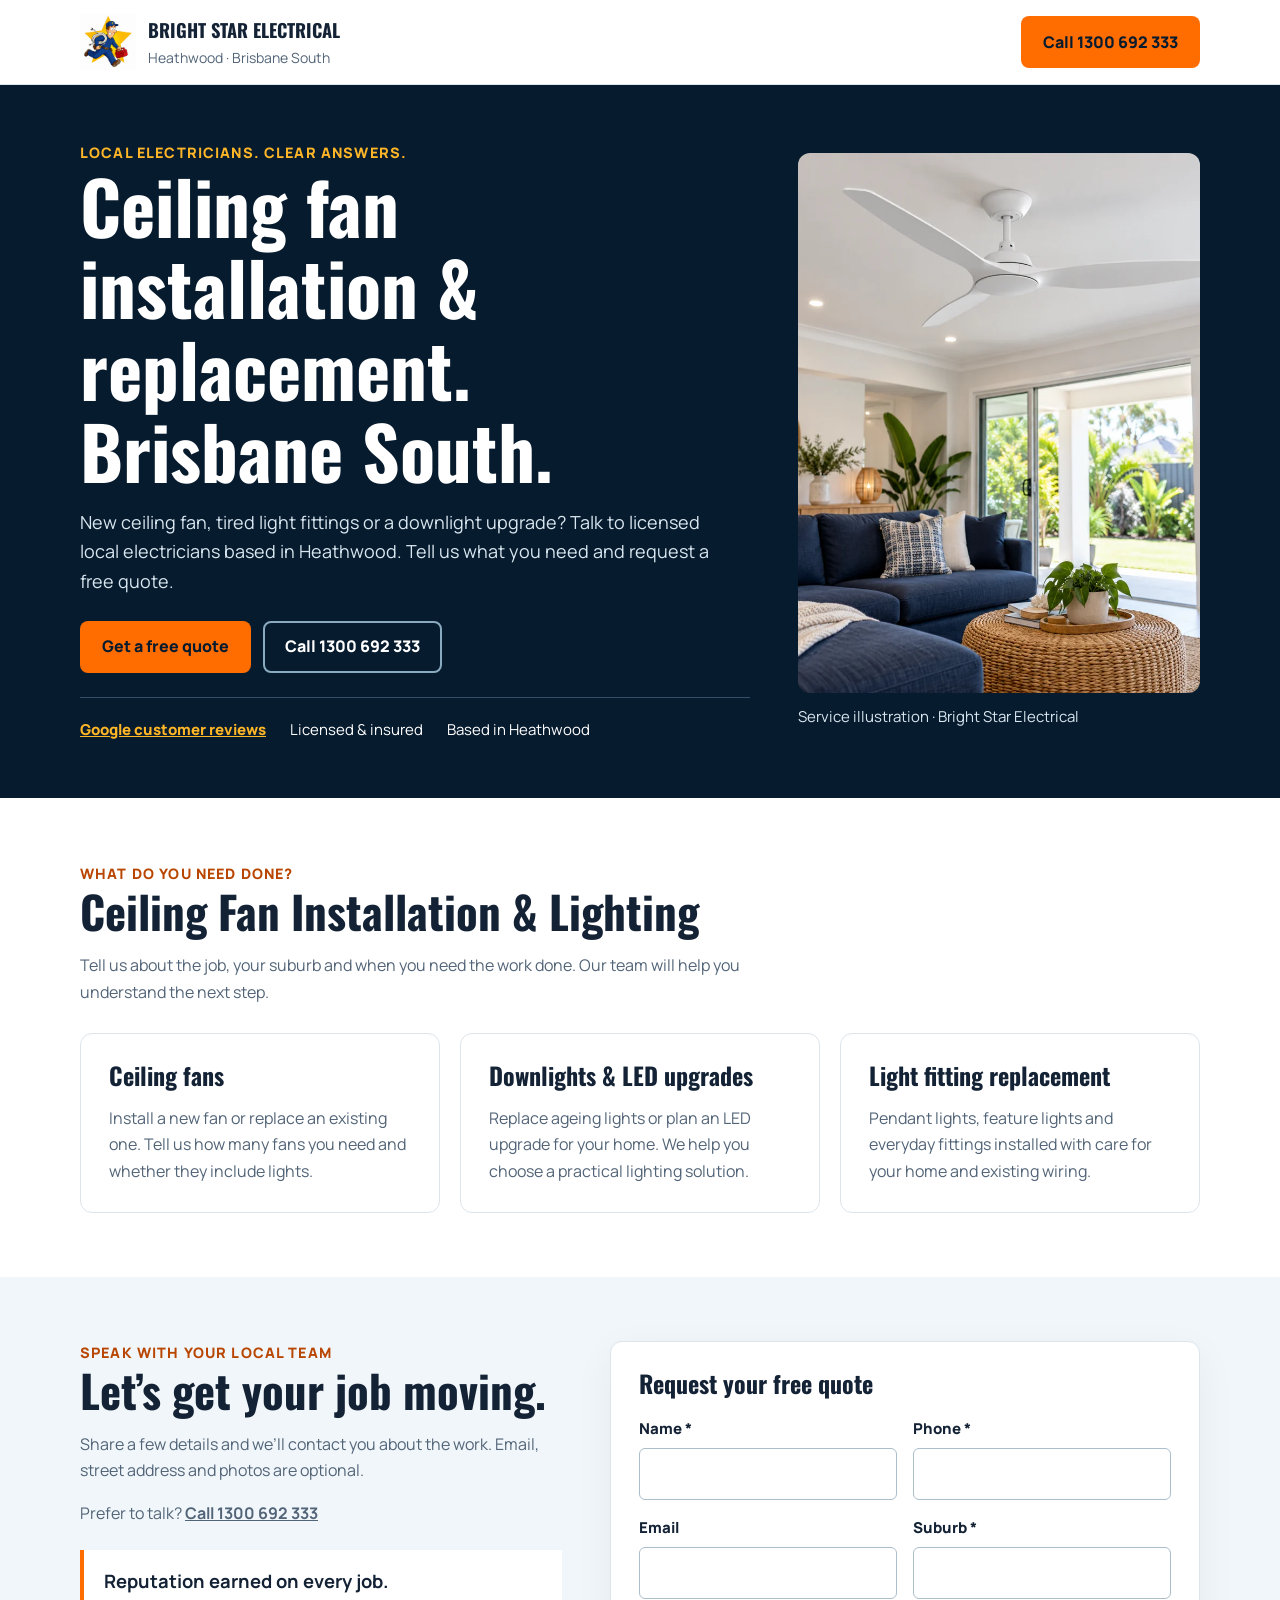
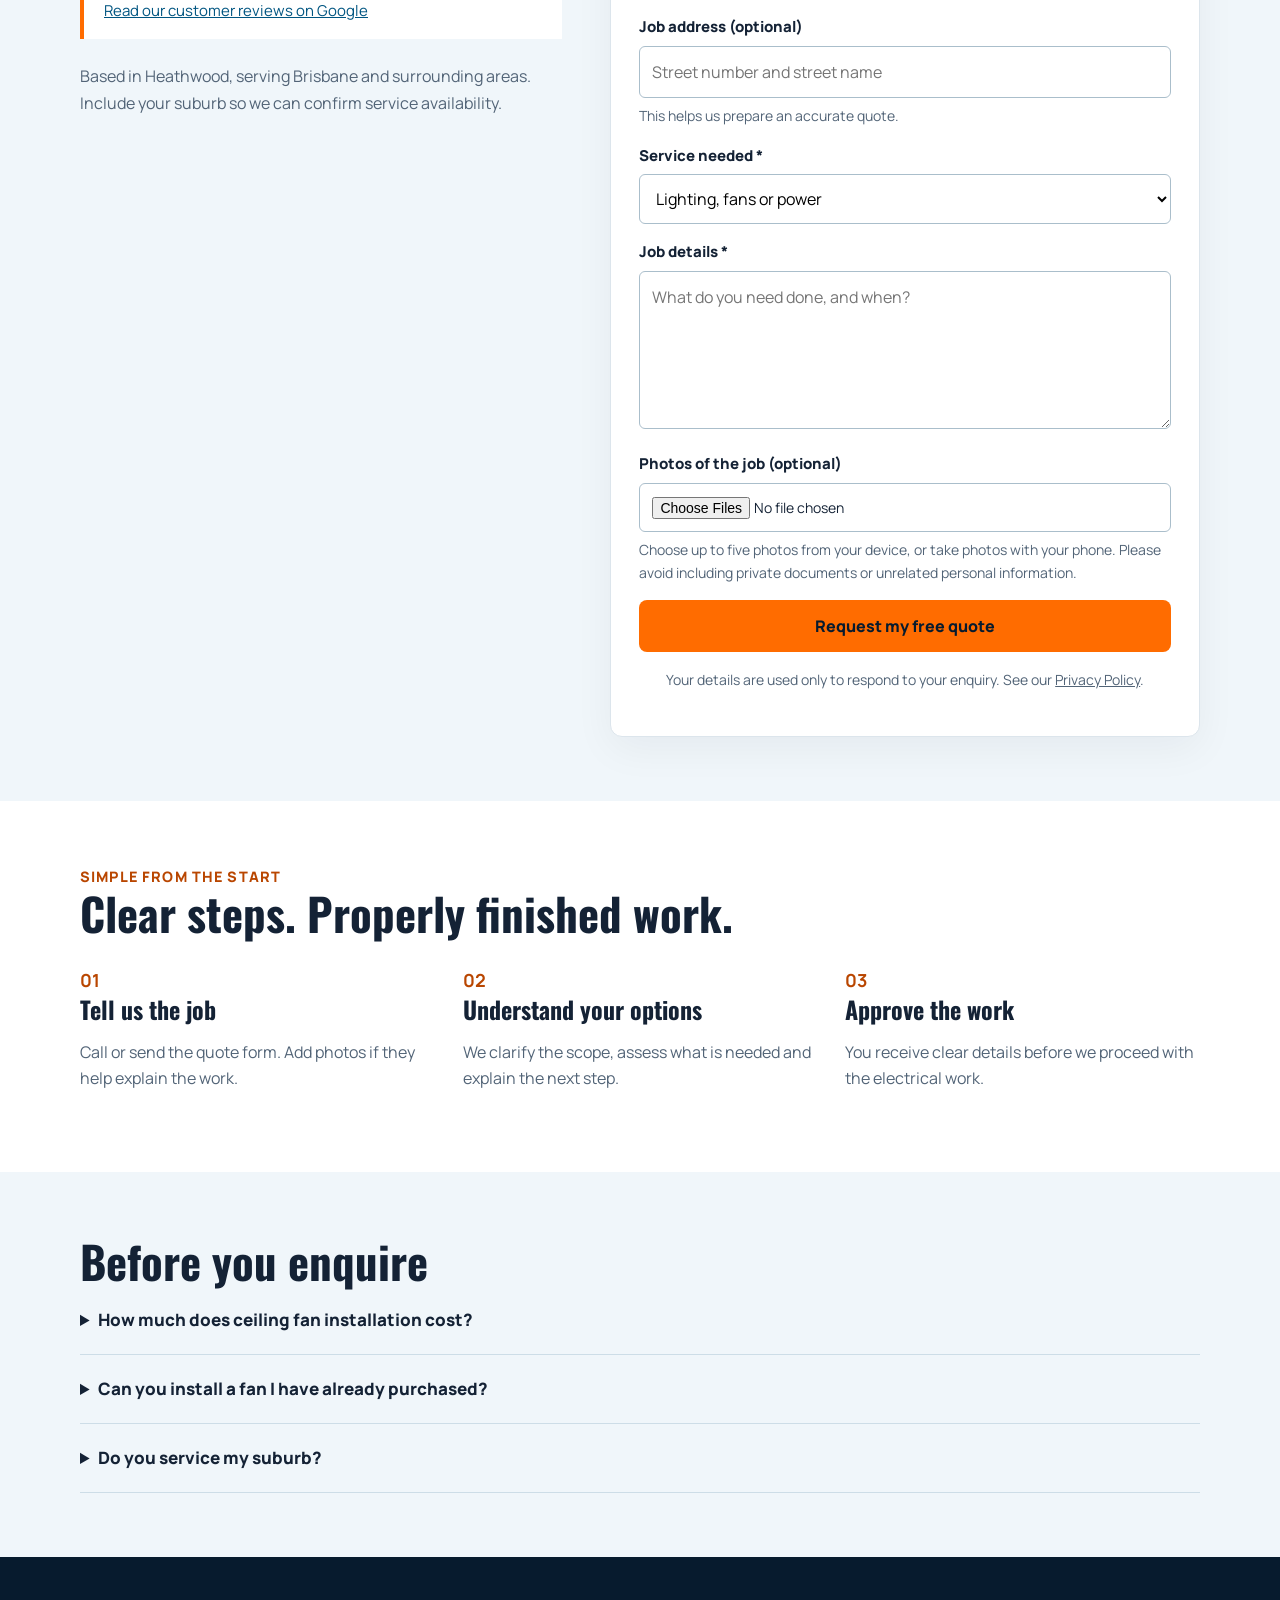
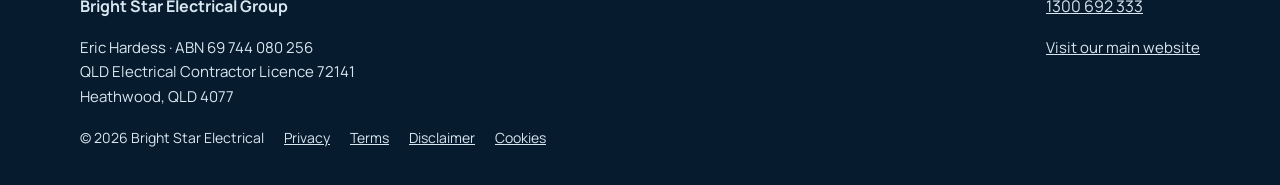
<file: ceiling-fans-lighting.html>
<!doctype html>
<html lang="en-AU"><head><meta charset="utf-8"><meta name="viewport" content="width=device-width,initial-scale=1"><title>Ceiling Fan Installation & Lighting | Bright Star Electrical | Brisbane South</title><meta name="description" content="Ceiling Fan Installation & Lighting in Brisbane South. Licensed Heathwood-based electricians. Call 1300 692 333 or request a free quote."><meta name="theme-color" content="#071b2e"><meta name="format-detection" content="telephone=no"><link rel="canonical" href="https://www.brightstarelectrical.com.au/ceiling-fans-lighting.html"><link rel="icon" href="images/favicon.gif"><link rel="preconnect" href="https://fonts.googleapis.com"><link rel="preconnect" href="https://fonts.gstatic.com" crossorigin><link href="https://fonts.googleapis.com/css2?family=Manrope:wght@400;500;600;700;800&amp;family=Oswald:wght@500;600;700&amp;display=swap" rel="stylesheet"><link rel="stylesheet" href="landing.css"></head><body>
<header class="nav"><div class="wrap"><a class="brand" href="/"><img src="images/logo.jpg" alt="" width="56" height="56"><div><strong>BRIGHT STAR ELECTRICAL</strong><small>Heathwood · Brisbane South</small></div></a><a class="btn btn-primary" href="tel:1300692333">Call 1300 692 333</a></div></header>
<main><section class="hero"><div class="wrap hero-grid"><div><div class="eyebrow">Local electricians. Clear answers.</div><h1>Ceiling fan installation & replacement.<br>Brisbane South.</h1><p>New ceiling fan, tired light fittings or a downlight upgrade? Talk to licensed local electricians based in Heathwood. Tell us what you need and request a free quote.</p><div class="actions"><a class="btn btn-primary" href="#quote">Get a free quote</a><a class="btn btn-secondary" href="tel:1300692333">Call 1300 692 333</a></div><div class="trust"><a href="https://www.google.com/maps/place/Bright+Star+Electrical/@-27.5869252,152.9959677,13z/data=!4m8!3m7!1s0x6b9149dbbbc18e19:0xa3fe6ffea53fcfa1!8m2!3d-27.6314186!4d152.9908983!9m1!1b1!16s%2Fg%2F11h1mg3xy0?entry=ttu&amp;g_ep=EgoyMDI2MDkxNS4wIKXMDSoASAFQAw%3D%3D" target="_blank" rel="noopener">Google customer reviews</a><span>Licensed &amp; insured</span><span>Based in Heathwood</span></div></div><figure class="hero-photo"><img src="images/hero-ceiling-fans.webp" alt="Illustration of a modern ceiling fan and LED lighting in an Australian living room" width="540" height="540" fetchpriority="high"><figcaption>Service illustration · Bright Star Electrical</figcaption></figure></div></section>
<section class="section"><div class="wrap"><div class="eyebrow">What do you need done?</div><h2>Ceiling Fan Installation & Lighting</h2><p class="intro">Tell us about the job, your suburb and when you need the work done. Our team will help you understand the next step.</p><div class="cards"><article class="card"><h3>Ceiling fans</h3><p>Install a new fan or replace an existing one. Tell us how many fans you need and whether they include lights.</p></article><article class="card"><h3>Downlights & LED upgrades</h3><p>Replace ageing lights or plan an LED upgrade for your home. We help you choose a practical lighting solution.</p></article><article class="card"><h3>Light fitting replacement</h3><p>Pendant lights, feature lights and everyday fittings installed with care for your home and existing wiring.</p></article></div></div></section>
<section class="section quote" id="quote"><div class="wrap quote-grid"><div class="quote-copy"><div class="eyebrow">Speak with your local team</div><h2>Let’s get your job moving.</h2><p>Share a few details and we’ll contact you about the work. Email, street address and photos are optional.</p><p>Prefer to talk? <a href="tel:1300692333"><strong>Call 1300 692 333</strong></a></p><div class="rating"><strong>Reputation earned on every job.</strong><a href="https://www.google.com/maps/place/Bright+Star+Electrical/@-27.5869252,152.9959677,13z/data=!4m8!3m7!1s0x6b9149dbbbc18e19:0xa3fe6ffea53fcfa1!8m2!3d-27.6314186!4d152.9908983!9m1!1b1!16s%2Fg%2F11h1mg3xy0?entry=ttu&amp;g_ep=EgoyMDI2MDkxNS4wIKXMDSoASAFQAw%3D%3D" target="_blank" rel="noopener">Read our customer reviews on Google</a></div><p>Based in Heathwood, serving Brisbane and surrounding areas. Include your suburb so we can confirm service availability.</p></div><form class="form" id="website-quote-form" enctype="multipart/form-data"><h3 style="margin-bottom:1.25rem">Request your free quote</h3><div class="form-grid"><div class="field"><label for="name">Name *</label><input id="name" name="name" autocomplete="name" required></div><div class="field"><label for="phone">Phone *</label><input id="phone" name="phone" type="tel" autocomplete="tel" required></div><div class="field"><label for="email">Email</label><input id="email" name="email" type="email" autocomplete="email"></div><div class="field"><label for="suburb">Suburb *</label><input id="suburb" name="suburb" autocomplete="address-level2" required></div><div class="field full"><label for="address">Job address (optional)</label><input id="address" name="address" autocomplete="street-address" placeholder="Street number and street name"><small class="file-help">This helps us prepare an accurate quote.</small></div><div class="field full"><label for="service">Service needed *</label><select id="service" name="service" required><option selected>Lighting, fans or power</option><option>Other electrical work</option></select></div><div class="field full"><label for="message">Job details *</label><textarea id="message" name="message" rows="5" placeholder="What do you need done, and when?" required></textarea></div><div class="field full"><label for="photos">Photos of the job (optional)</label><input id="photos" name="photos" type="file" accept="image/*" multiple aria-describedby="photos-help"><small class="file-help" id="photos-help">Choose up to five photos from your device, or take photos with your phone. Please avoid including private documents or unrelated personal information.</small></div><div class="field full"><button class="btn btn-primary" type="submit">Request my free quote</button><p class="form-status" role="status" aria-live="polite"></p><p class="privacy">Your details are used only to respond to your enquiry. See our <a href="privacy.html">Privacy Policy</a>.</p></div></div></form></div></section>
<section class="section"><div class="wrap"><div class="eyebrow">Simple from the start</div><h2>Clear steps. Properly finished work.</h2><div class="steps"><article class="step"><strong>01</strong><h3>Tell us the job</h3><p>Call or send the quote form. Add photos if they help explain the work.</p></article><article class="step"><strong>02</strong><h3>Understand your options</h3><p>We clarify the scope, assess what is needed and explain the next step.</p></article><article class="step"><strong>03</strong><h3>Approve the work</h3><p>You receive clear details before we proceed with the electrical work.</p></article></div></div></section>
<section class="section faq"><div class="wrap"><h2>Before you enquire</h2><details><summary>How much does ceiling fan installation cost?</summary><p>The quote depends on the number of fans, whether we are replacing existing fittings, access and any wiring changes. Send your job details and photos so we can assess the work.</p></details><details><summary>Can you install a fan I have already purchased?</summary><p>Tell us the fan make and model and where you want it installed. We can assess suitability and confirm what is needed for the installation.</p></details><details><summary>Do you service my suburb?</summary><p>We are based in Heathwood and service Brisbane and surrounding areas. Include your suburb in the form or call to confirm availability.</p></details></div></section></main>
<footer><div class="wrap"><div class="footer-row"><div><strong>Bright Star Electrical Group</strong><p>Eric Hardess · ABN 69 744 080 256<br>QLD Electrical Contractor Licence 72141<br>Heathwood, QLD 4077</p></div><div><a href="tel:1300692333">1300 692 333</a><p><a href="/">Visit our main website</a></p></div></div><div class="legal"><span>© 2026 Bright Star Electrical</span><a href="privacy.html">Privacy</a><a href="terms.html">Terms</a><a href="disclaimer.html">Disclaimer</a><a href="cookie-notice.html">Cookies</a></div></div></footer><div class="mobile-bar"><a class="btn btn-secondary" href="tel:1300692333">Call now</a><a class="btn btn-primary" href="#quote">Free quote</a></div><script src="site.js" defer></script><script src="landing.js" defer></script></body></html>
</file>
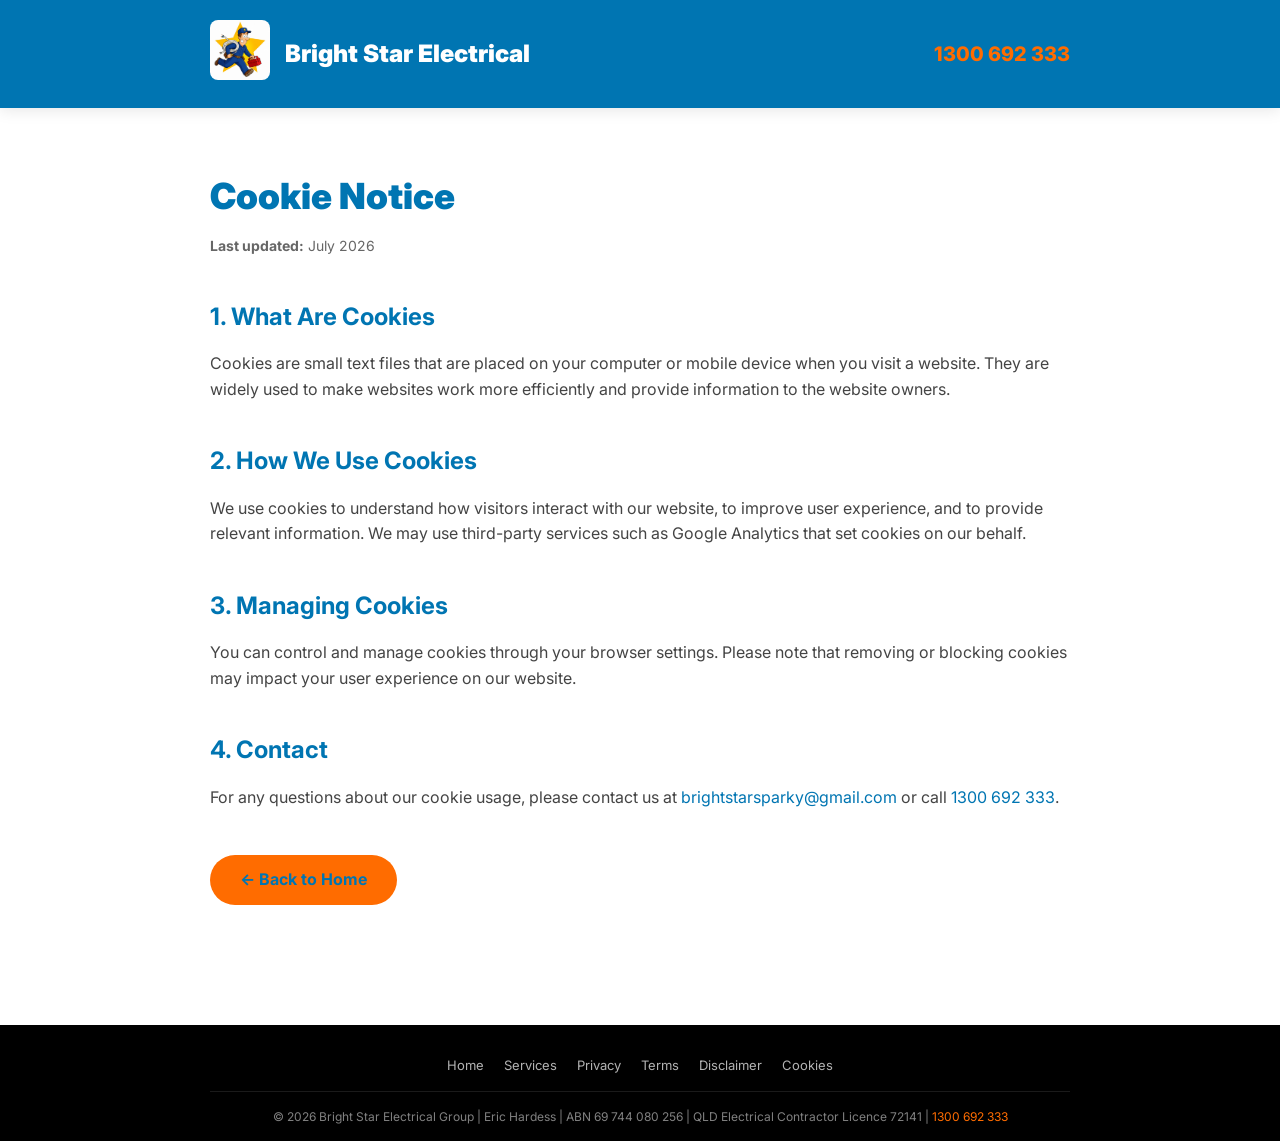
<file: cookie-notice.html>
<!DOCTYPE html>
<html lang="en">
<head>
    <meta charset="UTF-8">
    <meta name="viewport" content="width=device-width, initial-scale=1.0">
    <title>Cookie Notice | Bright Star Electrical</title>
    <meta name="description" content="Cookie Notice for Bright Star Electrical - Brisbane's trusted electricians.">
    <link href="https://fonts.googleapis.com/css2?family=Inter:wght@400;500;600;700;800;900&display=swap" rel="stylesheet">
    <link rel="icon" type="image/gif" href="images/favicon.gif">
    <style>
        * { margin: 0; padding: 0; box-sizing: border-box; }
        body { font-family: 'Inter', sans-serif; background: #ffffff; color: #1a1a1a; line-height: 1.6; }
        .container { max-width: 900px; margin: 0 auto; padding: 0 20px; }
        
        /* Header */
        .header {
            background: #0075B2;
            color: white;
            padding: 20px 0;
            box-shadow: 0 2px 15px rgba(0,0,0,0.1);
        }
        .header-content {
            display: flex;
            justify-content: space-between;
            align-items: center;
            max-width: 900px;
            margin: 0 auto;
            padding: 0 20px;
        }
        .header-logo {
            display: flex;
            align-items: center;
            gap: 15px;
        }
        .header-logo img {
            max-width: 60px;
            border-radius: 8px;
        }
        .header-logo h1 {
            font-size: 24px;
            font-weight: 900;
        }
        .header-phone {
            font-size: 20px;
            font-weight: 800;
            color: #ff6c00;
            text-decoration: none;
        }
        
        /* Content */
        .content {
            padding: 60px 20px;
            max-width: 900px;
            margin: 0 auto;
        }
        .content h1 {
            color: #0075B2;
            font-size: 36px;
            font-weight: 900;
            margin-bottom: 10px;
        }
        .content .last-updated {
            color: #666;
            font-size: 14px;
            margin-bottom: 30px;
        }
        .content h2 {
            color: #0075B2;
            font-size: 24px;
            font-weight: 700;
            margin: 40px 0 15px;
        }
        .content p {
            margin-bottom: 15px;
            font-size: 16px;
            color: #444;
        }
        .content a {
            color: #0075B2;
            text-decoration: none;
        }
        .content a:hover {
            text-decoration: underline;
        }
        
        /* Footer */
        .footer {
            background: #000000;
            color: white;
            padding: 30px 0 15px;
            margin-top: 60px;
        }
        .footer-content {
            max-width: 900px;
            margin: 0 auto;
            padding: 0 20px;
            text-align: center;
        }
        .footer-links {
            display: flex;
            justify-content: center;
            gap: 20px;
            margin-bottom: 15px;
            flex-wrap: wrap;
        }
        .footer-links a {
            color: rgba(255,255,255,0.7);
            text-decoration: none;
            font-size: 13px;
        }
        .footer-links a:hover {
            color: #ff6c00;
        }
        .footer-bottom {
            border-top: 1px solid rgba(255,255,255,0.1);
            padding-top: 15px;
            font-size: 12px;
            color: rgba(255,255,255,0.5);
        }
        .back-btn {
            display: inline-block;
            background: #ff6c00;
            color: white;
            padding: 12px 30px;
            border-radius: 50px;
            text-decoration: none;
            font-weight: 700;
            margin-top: 30px;
            transition: all 0.3s;
        }
        .back-btn:hover {
            background: #e55a00;
            transform: translateY(-2px);
        }
    </style>
</head>
<body>
    <!-- Header -->
    <header class="header">
        <div class="header-content">
            <div class="header-logo">
                <a href="index.html"><img src="images/logo.jpg" alt="Bright Star Electrical"></a>
                <h1>Bright Star Electrical</h1>
            </div>
            <a href="tel:1300692333" class="header-phone">1300 692 333</a>
        </div>
    </header>
    
    <!-- Content -->
    <div class="content">
        <h1>Cookie Notice</h1>
        <p class="last-updated"><strong>Last updated:</strong> July 2026</p>
        
        <h2>1. What Are Cookies</h2>
        <p>Cookies are small text files that are placed on your computer or mobile device when you visit a website. They are widely used to make websites work more efficiently and provide information to the website owners.</p>
        
        <h2>2. How We Use Cookies</h2>
        <p>We use cookies to understand how visitors interact with our website, to improve user experience, and to provide relevant information. We may use third-party services such as Google Analytics that set cookies on our behalf.</p>
        
        <h2>3. Managing Cookies</h2>
        <p>You can control and manage cookies through your browser settings. Please note that removing or blocking cookies may impact your user experience on our website.</p>
        
        <h2>4. Contact</h2>
        <p>For any questions about our cookie usage, please contact us at <a href="mailto:brightstarsparky@gmail.com">brightstarsparky@gmail.com</a> or call <a href="tel:1300692333">1300 692 333</a>.</p>
        
        <a href="index.html" class="back-btn">← Back to Home</a>
    </div>
    
    <!-- Footer -->
    <footer class="footer">
        <div class="footer-content">
            <div class="footer-links">
                <a href="index.html">Home</a>
                <a href="index.html#services">Services</a>
                <a href="privacy.html">Privacy</a>
                <a href="terms.html">Terms</a>
                <a href="disclaimer.html">Disclaimer</a>
                <a href="cookie-notice.html">Cookies</a>
            </div>
            <div class="footer-bottom">
                © 2026 Bright Star Electrical Group | Eric Hardess | ABN 69 744 080 256 | QLD Electrical Contractor Licence 72141 | <a href="tel:1300692333" style="color: #ff6c00; text-decoration: none;">1300 692 333</a>
            </div>
        </div>
    </footer>
</body>
</html>
</file>
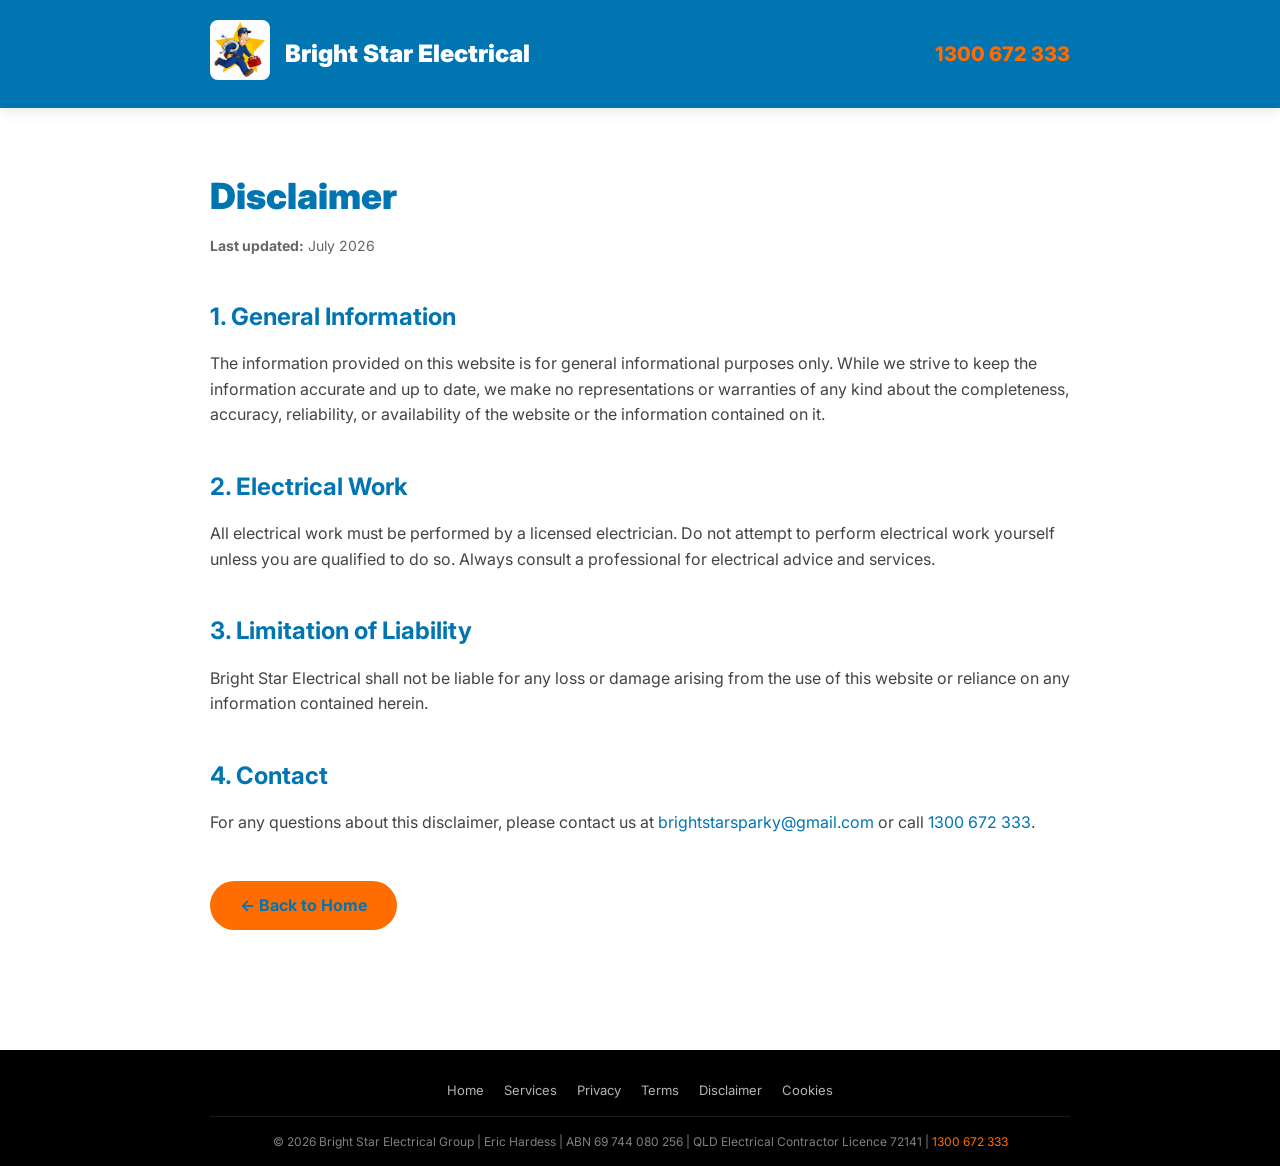
<file: disclaimer.html>
<!DOCTYPE html>
<html lang="en">
<head>
    <meta charset="UTF-8">
    <meta name="viewport" content="width=device-width, initial-scale=1.0">
    <title>Disclaimer | Bright Star Electrical</title>
    <meta name="description" content="Disclaimer for Bright Star Electrical - Brisbane's trusted electricians.">
    <link href="https://fonts.googleapis.com/css2?family=Inter:wght@400;500;600;700;800;900&display=swap" rel="stylesheet">
    <link rel="icon" type="image/gif" href="images/favicon.gif">
    <style>
        * { margin: 0; padding: 0; box-sizing: border-box; }
        body { font-family: 'Inter', sans-serif; background: #ffffff; color: #1a1a1a; line-height: 1.6; }
        .container { max-width: 900px; margin: 0 auto; padding: 0 20px; }
        
        /* Header */
        .header {
            background: #0075B2;
            color: white;
            padding: 20px 0;
            box-shadow: 0 2px 15px rgba(0,0,0,0.1);
        }
        .header-content {
            display: flex;
            justify-content: space-between;
            align-items: center;
            max-width: 900px;
            margin: 0 auto;
            padding: 0 20px;
        }
        .header-logo {
            display: flex;
            align-items: center;
            gap: 15px;
        }
        .header-logo img {
            max-width: 60px;
            border-radius: 8px;
        }
        .header-logo h1 {
            font-size: 24px;
            font-weight: 900;
        }
        .header-phone {
            font-size: 20px;
            font-weight: 800;
            color: #ff6c00;
            text-decoration: none;
        }
        
        /* Content */
        .content {
            padding: 60px 20px;
            max-width: 900px;
            margin: 0 auto;
        }
        .content h1 {
            color: #0075B2;
            font-size: 36px;
            font-weight: 900;
            margin-bottom: 10px;
        }
        .content .last-updated {
            color: #666;
            font-size: 14px;
            margin-bottom: 30px;
        }
        .content h2 {
            color: #0075B2;
            font-size: 24px;
            font-weight: 700;
            margin: 40px 0 15px;
        }
        .content p {
            margin-bottom: 15px;
            font-size: 16px;
            color: #444;
        }
        .content a {
            color: #0075B2;
            text-decoration: none;
        }
        .content a:hover {
            text-decoration: underline;
        }
        
        /* Footer */
        .footer {
            background: #000000;
            color: white;
            padding: 30px 0 15px;
            margin-top: 60px;
        }
        .footer-content {
            max-width: 900px;
            margin: 0 auto;
            padding: 0 20px;
            text-align: center;
        }
        .footer-links {
            display: flex;
            justify-content: center;
            gap: 20px;
            margin-bottom: 15px;
            flex-wrap: wrap;
        }
        .footer-links a {
            color: rgba(255,255,255,0.7);
            text-decoration: none;
            font-size: 13px;
        }
        .footer-links a:hover {
            color: #ff6c00;
        }
        .footer-bottom {
            border-top: 1px solid rgba(255,255,255,0.1);
            padding-top: 15px;
            font-size: 12px;
            color: rgba(255,255,255,0.5);
        }
        .back-btn {
            display: inline-block;
            background: #ff6c00;
            color: white;
            padding: 12px 30px;
            border-radius: 50px;
            text-decoration: none;
            font-weight: 700;
            margin-top: 30px;
            transition: all 0.3s;
        }
        .back-btn:hover {
            background: #e55a00;
            transform: translateY(-2px);
        }
    </style>
</head>
<body>
    <!-- Header -->
    <header class="header">
        <div class="header-content">
            <div class="header-logo">
                <a href="index.html"><img src="images/logo.jpg" alt="Bright Star Electrical"></a>
                <h1>Bright Star Electrical</h1>
            </div>
            <a href="tel:1300692333" class="header-phone">1300 672 333</a>
        </div>
    </header>
    
    <!-- Content -->
    <div class="content">
        <h1>Disclaimer</h1>
        <p class="last-updated"><strong>Last updated:</strong> July 2026</p>
        
        <h2>1. General Information</h2>
        <p>The information provided on this website is for general informational purposes only. While we strive to keep the information accurate and up to date, we make no representations or warranties of any kind about the completeness, accuracy, reliability, or availability of the website or the information contained on it.</p>
        
        <h2>2. Electrical Work</h2>
        <p>All electrical work must be performed by a licensed electrician. Do not attempt to perform electrical work yourself unless you are qualified to do so. Always consult a professional for electrical advice and services.</p>
        
        <h2>3. Limitation of Liability</h2>
        <p>Bright Star Electrical shall not be liable for any loss or damage arising from the use of this website or reliance on any information contained herein.</p>
        
        <h2>4. Contact</h2>
        <p>For any questions about this disclaimer, please contact us at <a href="mailto:brightstarsparky@gmail.com">brightstarsparky@gmail.com</a> or call <a href="tel:1300692333">1300 672 333</a>.</p>
        
        <a href="index.html" class="back-btn">← Back to Home</a>
    </div>
    
    <!-- Footer -->
    <footer class="footer">
        <div class="footer-content">
            <div class="footer-links">
                <a href="index.html">Home</a>
                <a href="index.html#services">Services</a>
                <a href="privacy.html">Privacy</a>
                <a href="terms.html">Terms</a>
                <a href="disclaimer.html">Disclaimer</a>
                <a href="cookie-notice.html">Cookies</a>
            </div>
            <div class="footer-bottom">
                © 2026 Bright Star Electrical Group | Eric Hardess | ABN 69 744 080 256 | QLD Electrical Contractor Licence 72141 | <a href="tel:1300692333" style="color: #ff6c00; text-decoration: none;">1300 672 333</a>
            </div>
        </div>
    </footer>
</body>
</html>
</file>
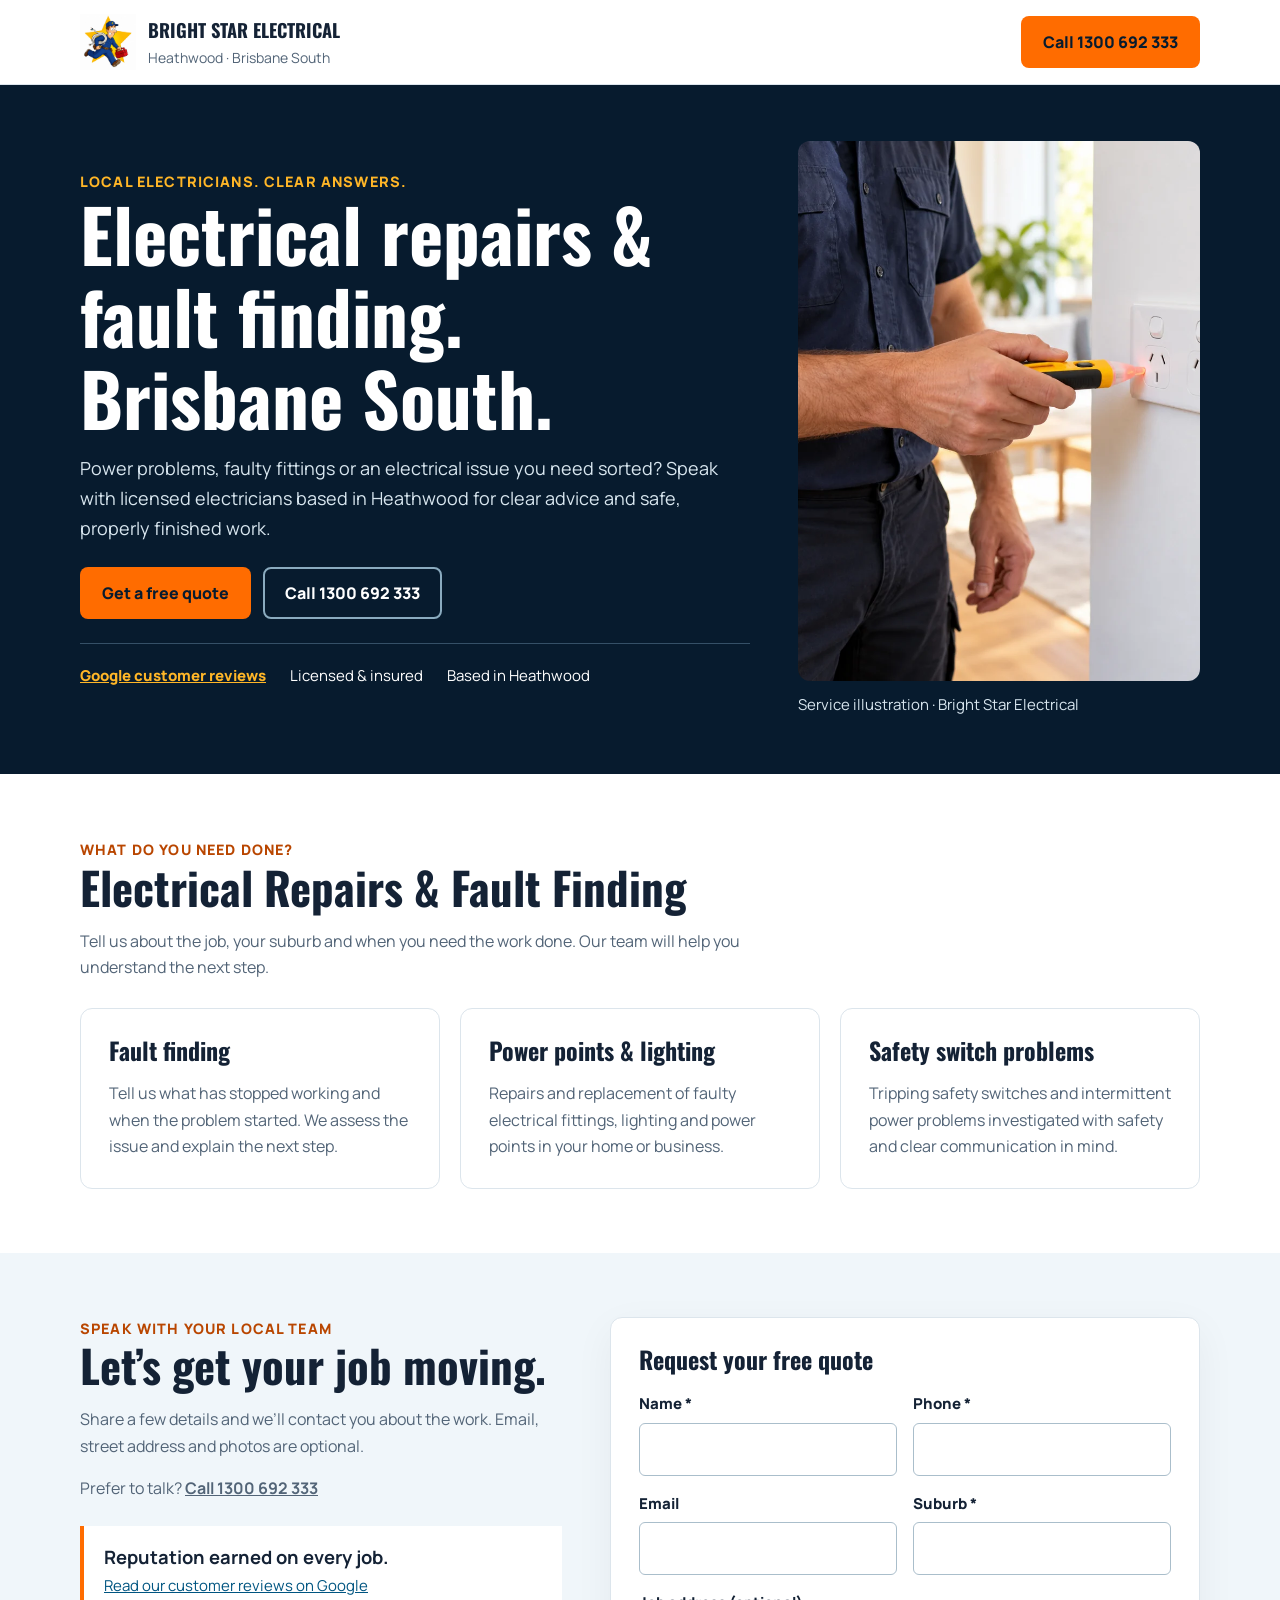
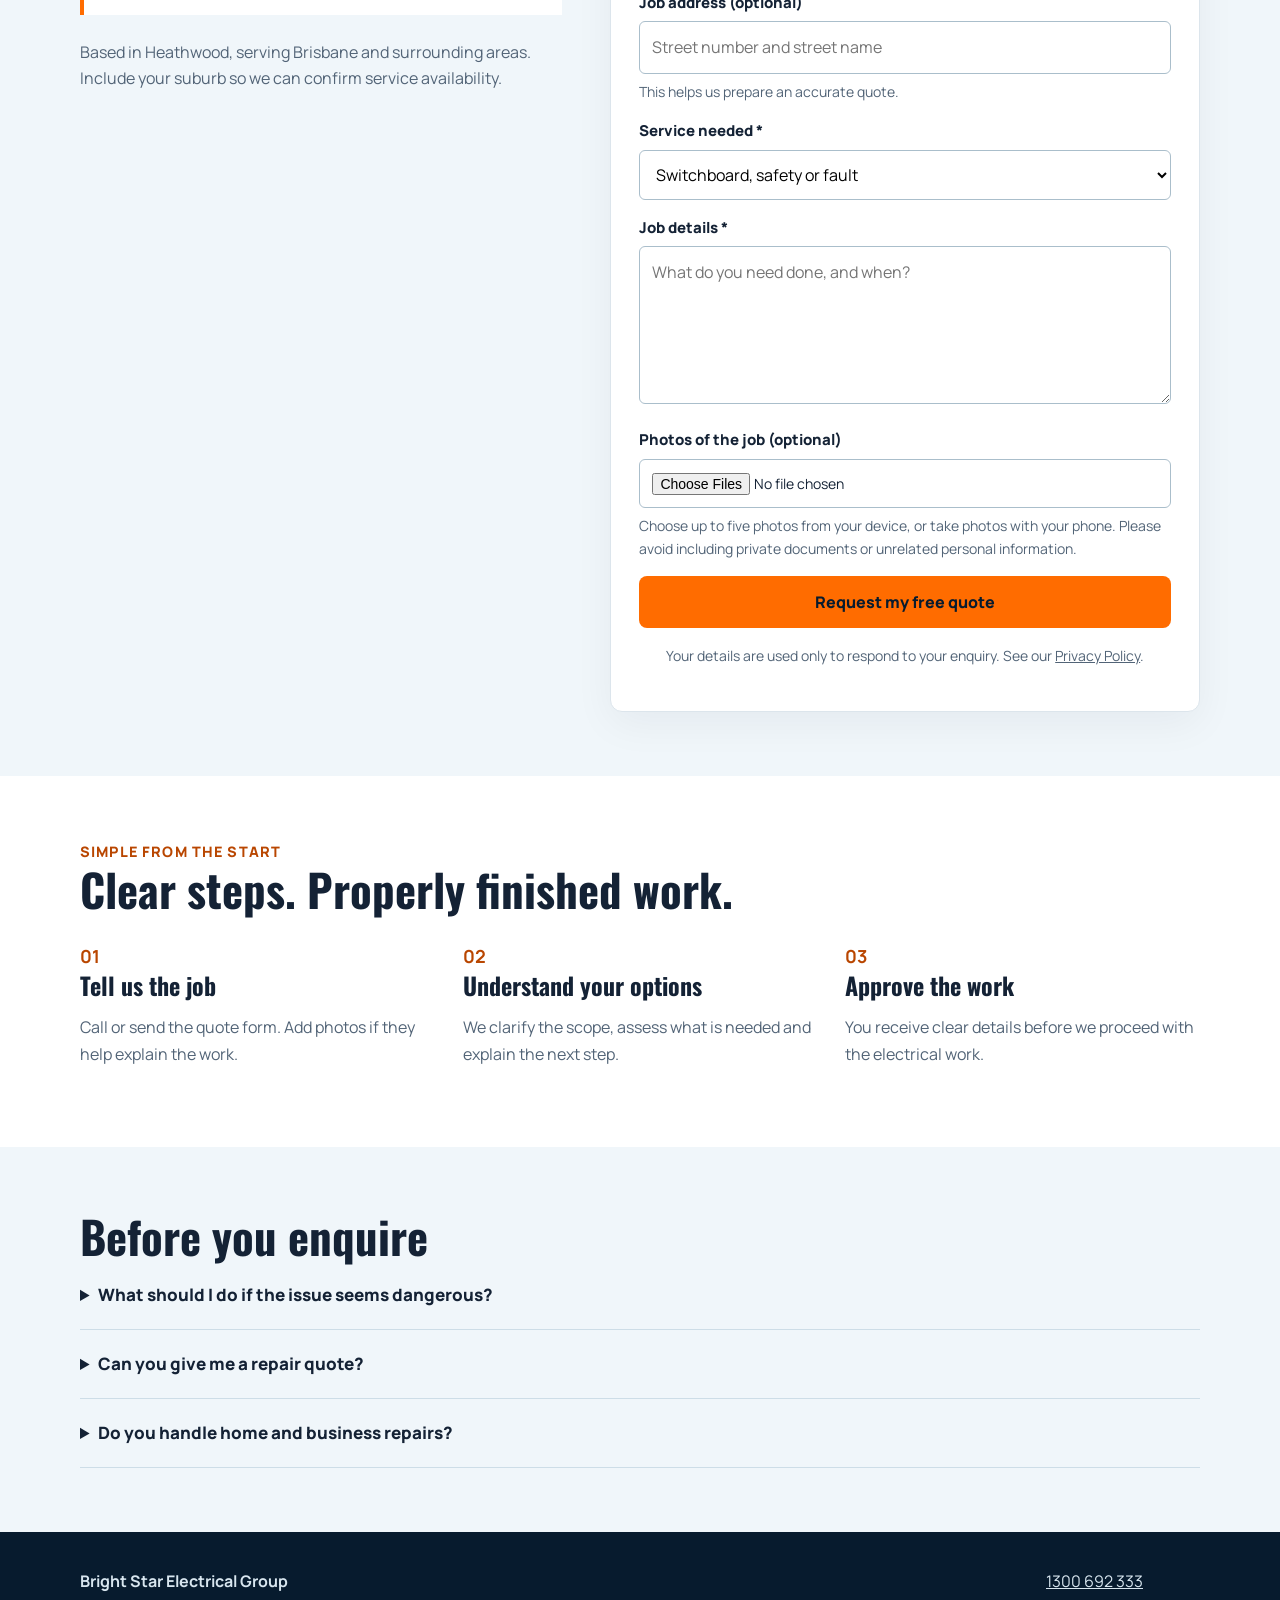
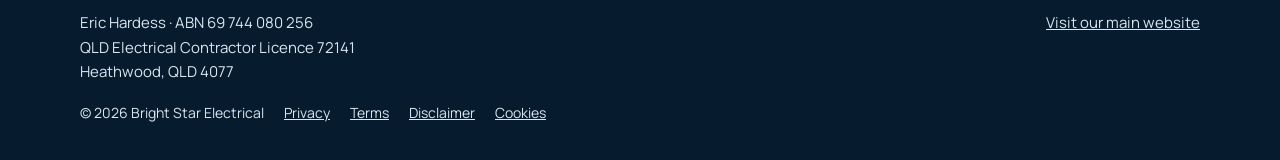
<file: electrical-repairs.html>
<!doctype html>
<html lang="en-AU"><head><meta charset="utf-8"><meta name="viewport" content="width=device-width,initial-scale=1"><title>Electrical Repairs & Fault Finding | Bright Star Electrical | Brisbane South</title><meta name="description" content="Electrical Repairs & Fault Finding in Brisbane South. Licensed Heathwood-based electricians. Call 1300 692 333 or request a free quote."><meta name="theme-color" content="#071b2e"><meta name="format-detection" content="telephone=no"><link rel="canonical" href="https://www.brightstarelectrical.com.au/electrical-repairs.html"><link rel="icon" href="images/favicon.gif"><link rel="preconnect" href="https://fonts.googleapis.com"><link rel="preconnect" href="https://fonts.gstatic.com" crossorigin><link href="https://fonts.googleapis.com/css2?family=Manrope:wght@400;500;600;700;800&amp;family=Oswald:wght@500;600;700&amp;display=swap" rel="stylesheet"><link rel="stylesheet" href="landing.css"></head><body>
<header class="nav"><div class="wrap"><a class="brand" href="/"><img src="images/logo.jpg" alt="" width="56" height="56"><div><strong>BRIGHT STAR ELECTRICAL</strong><small>Heathwood · Brisbane South</small></div></a><a class="btn btn-primary" href="tel:1300692333">Call 1300 692 333</a></div></header>
<main><section class="hero"><div class="wrap hero-grid"><div><div class="eyebrow">Local electricians. Clear answers.</div><h1>Electrical repairs & fault finding.<br>Brisbane South.</h1><p>Power problems, faulty fittings or an electrical issue you need sorted? Speak with licensed electricians based in Heathwood for clear advice and safe, properly finished work.</p><div class="actions"><a class="btn btn-primary" href="#quote">Get a free quote</a><a class="btn btn-secondary" href="tel:1300692333">Call 1300 692 333</a></div><div class="trust"><a href="https://www.google.com/maps/place/Bright+Star+Electrical/@-27.5869252,152.9959677,13z/data=!4m8!3m7!1s0x6b9149dbbbc18e19:0xa3fe6ffea53fcfa1!8m2!3d-27.6314186!4d152.9908983!9m1!1b1!16s%2Fg%2F11h1mg3xy0?entry=ttu&amp;g_ep=EgoyMDI2MDkxNS4wIKXMDSoASAFQAw%3D%3D" target="_blank" rel="noopener">Google customer reviews</a><span>Licensed &amp; insured</span><span>Based in Heathwood</span></div></div><figure class="hero-photo"><img src="images/hero-electrical-repairs.webp" alt="Illustration of an electrician inspecting an Australian power point" width="540" height="540" fetchpriority="high"><figcaption>Service illustration · Bright Star Electrical</figcaption></figure></div></section>
<section class="section"><div class="wrap"><div class="eyebrow">What do you need done?</div><h2>Electrical Repairs & Fault Finding</h2><p class="intro">Tell us about the job, your suburb and when you need the work done. Our team will help you understand the next step.</p><div class="cards"><article class="card"><h3>Fault finding</h3><p>Tell us what has stopped working and when the problem started. We assess the issue and explain the next step.</p></article><article class="card"><h3>Power points & lighting</h3><p>Repairs and replacement of faulty electrical fittings, lighting and power points in your home or business.</p></article><article class="card"><h3>Safety switch problems</h3><p>Tripping safety switches and intermittent power problems investigated with safety and clear communication in mind.</p></article></div></div></section>
<section class="section quote" id="quote"><div class="wrap quote-grid"><div class="quote-copy"><div class="eyebrow">Speak with your local team</div><h2>Let’s get your job moving.</h2><p>Share a few details and we’ll contact you about the work. Email, street address and photos are optional.</p><p>Prefer to talk? <a href="tel:1300692333"><strong>Call 1300 692 333</strong></a></p><div class="rating"><strong>Reputation earned on every job.</strong><a href="https://www.google.com/maps/place/Bright+Star+Electrical/@-27.5869252,152.9959677,13z/data=!4m8!3m7!1s0x6b9149dbbbc18e19:0xa3fe6ffea53fcfa1!8m2!3d-27.6314186!4d152.9908983!9m1!1b1!16s%2Fg%2F11h1mg3xy0?entry=ttu&amp;g_ep=EgoyMDI2MDkxNS4wIKXMDSoASAFQAw%3D%3D" target="_blank" rel="noopener">Read our customer reviews on Google</a></div><p>Based in Heathwood, serving Brisbane and surrounding areas. Include your suburb so we can confirm service availability.</p></div><form class="form" id="website-quote-form" enctype="multipart/form-data"><h3 style="margin-bottom:1.25rem">Request your free quote</h3><div class="form-grid"><div class="field"><label for="name">Name *</label><input id="name" name="name" autocomplete="name" required></div><div class="field"><label for="phone">Phone *</label><input id="phone" name="phone" type="tel" autocomplete="tel" required></div><div class="field"><label for="email">Email</label><input id="email" name="email" type="email" autocomplete="email"></div><div class="field"><label for="suburb">Suburb *</label><input id="suburb" name="suburb" autocomplete="address-level2" required></div><div class="field full"><label for="address">Job address (optional)</label><input id="address" name="address" autocomplete="street-address" placeholder="Street number and street name"><small class="file-help">This helps us prepare an accurate quote.</small></div><div class="field full"><label for="service">Service needed *</label><select id="service" name="service" required><option selected>Switchboard, safety or fault</option><option>Other electrical work</option></select></div><div class="field full"><label for="message">Job details *</label><textarea id="message" name="message" rows="5" placeholder="What do you need done, and when?" required></textarea></div><div class="field full"><label for="photos">Photos of the job (optional)</label><input id="photos" name="photos" type="file" accept="image/*" multiple aria-describedby="photos-help"><small class="file-help" id="photos-help">Choose up to five photos from your device, or take photos with your phone. Please avoid including private documents or unrelated personal information.</small></div><div class="field full"><button class="btn btn-primary" type="submit">Request my free quote</button><p class="form-status" role="status" aria-live="polite"></p><p class="privacy">Your details are used only to respond to your enquiry. See our <a href="privacy.html">Privacy Policy</a>.</p></div></div></form></div></section>
<section class="section"><div class="wrap"><div class="eyebrow">Simple from the start</div><h2>Clear steps. Properly finished work.</h2><div class="steps"><article class="step"><strong>01</strong><h3>Tell us the job</h3><p>Call or send the quote form. Add photos if they help explain the work.</p></article><article class="step"><strong>02</strong><h3>Understand your options</h3><p>We clarify the scope, assess what is needed and explain the next step.</p></article><article class="step"><strong>03</strong><h3>Approve the work</h3><p>You receive clear details before we proceed with the electrical work.</p></article></div></div></section>
<section class="section faq"><div class="wrap"><h2>Before you enquire</h2><details><summary>What should I do if the issue seems dangerous?</summary><p>Keep clear of sparking, burning smells or damaged electrical equipment. Call our team directly. If there is immediate danger, call 000.</p></details><details><summary>Can you give me a repair quote?</summary><p>Describe the fault, your suburb and any relevant details. Some faults need an on-site assessment before the repair scope can be confirmed.</p></details><details><summary>Do you handle home and business repairs?</summary><p>Yes. Bright Star Electrical carries out residential and commercial electrical work. Tell us the property type and issue when you enquire.</p></details></div></section></main>
<footer><div class="wrap"><div class="footer-row"><div><strong>Bright Star Electrical Group</strong><p>Eric Hardess · ABN 69 744 080 256<br>QLD Electrical Contractor Licence 72141<br>Heathwood, QLD 4077</p></div><div><a href="tel:1300692333">1300 692 333</a><p><a href="/">Visit our main website</a></p></div></div><div class="legal"><span>© 2026 Bright Star Electrical</span><a href="privacy.html">Privacy</a><a href="terms.html">Terms</a><a href="disclaimer.html">Disclaimer</a><a href="cookie-notice.html">Cookies</a></div></div></footer><div class="mobile-bar"><a class="btn btn-secondary" href="tel:1300692333">Call now</a><a class="btn btn-primary" href="#quote">Free quote</a></div><script src="site.js" defer></script><script src="landing.js" defer></script></body></html>
</file>
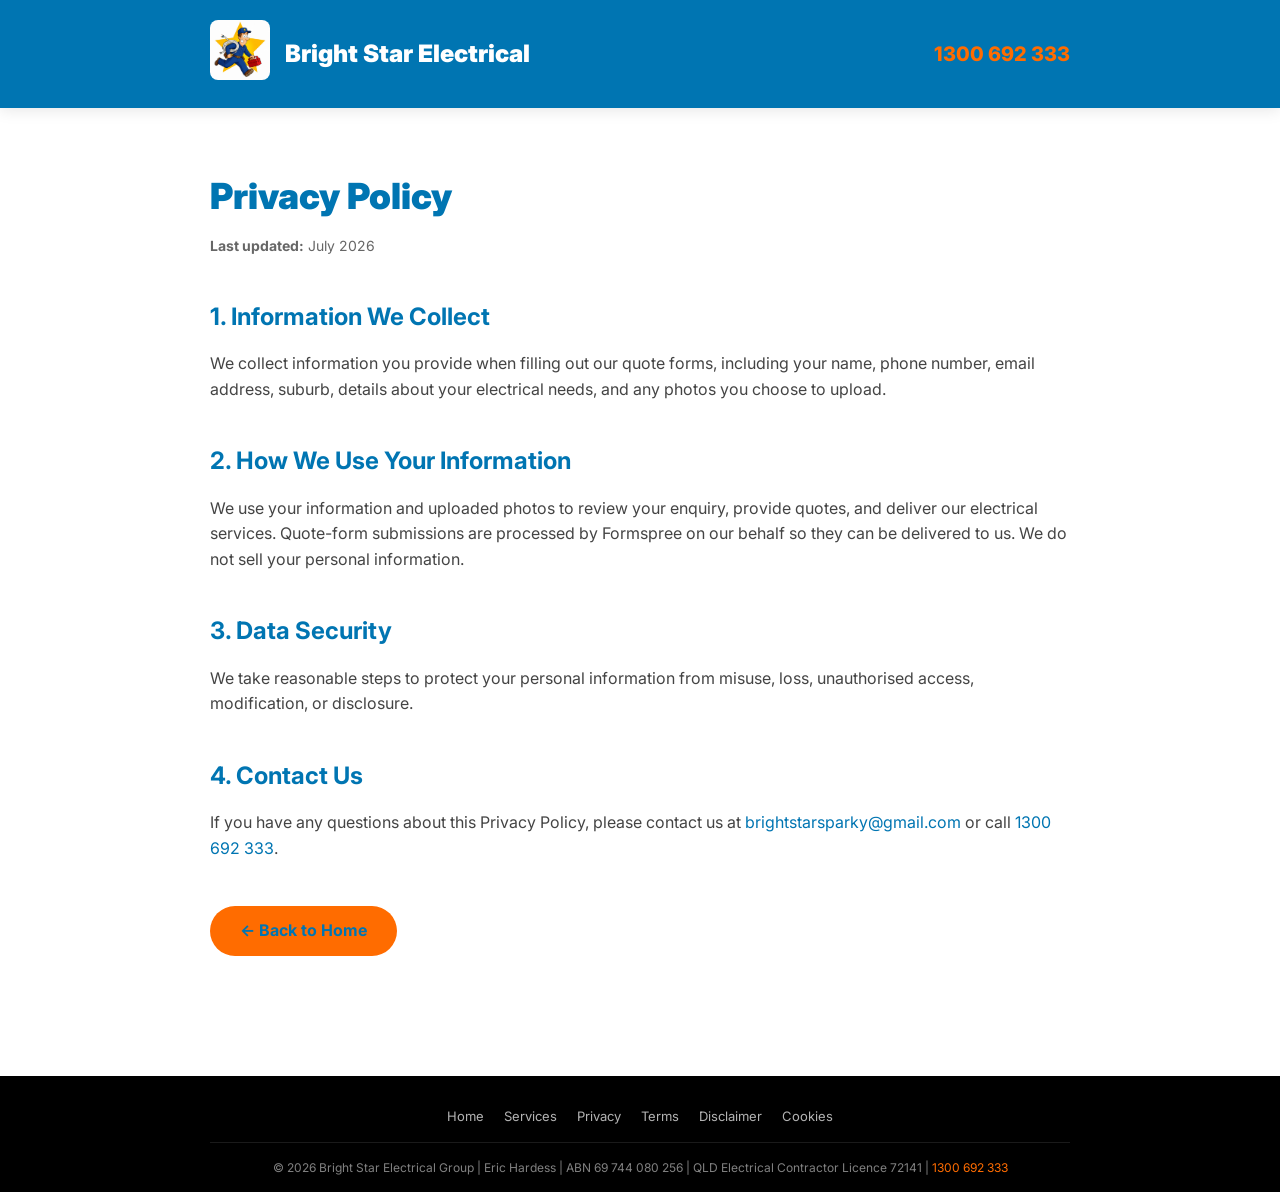
<file: privacy.html>
<!DOCTYPE html>
<html lang="en">
<head>
    <meta charset="UTF-8">
    <meta name="viewport" content="width=device-width, initial-scale=1.0">
    <title>Privacy Policy | Bright Star Electrical</title>
    <meta name="description" content="Privacy Policy for Bright Star Electrical - Brisbane's trusted electricians.">
    <link href="https://fonts.googleapis.com/css2?family=Inter:wght@400;500;600;700;800;900&display=swap" rel="stylesheet">
    <link rel="icon" type="image/gif" href="images/favicon.gif">
    <style>
        * { margin: 0; padding: 0; box-sizing: border-box; }
        body { font-family: 'Inter', sans-serif; background: #ffffff; color: #1a1a1a; line-height: 1.6; }
        .container { max-width: 900px; margin: 0 auto; padding: 0 20px; }
        
        /* Header */
        .header {
            background: #0075B2;
            color: white;
            padding: 20px 0;
            box-shadow: 0 2px 15px rgba(0,0,0,0.1);
        }
        .header-content {
            display: flex;
            justify-content: space-between;
            align-items: center;
            max-width: 900px;
            margin: 0 auto;
            padding: 0 20px;
        }
        .header-logo {
            display: flex;
            align-items: center;
            gap: 15px;
        }
        .header-logo img {
            max-width: 60px;
            border-radius: 8px;
        }
        .header-logo h1 {
            font-size: 24px;
            font-weight: 900;
        }
        .header-phone {
            font-size: 20px;
            font-weight: 800;
            color: #ff6c00;
            text-decoration: none;
        }
        
        /* Content */
        .content {
            padding: 60px 20px;
            max-width: 900px;
            margin: 0 auto;
        }
        .content h1 {
            color: #0075B2;
            font-size: 36px;
            font-weight: 900;
            margin-bottom: 10px;
        }
        .content .last-updated {
            color: #666;
            font-size: 14px;
            margin-bottom: 30px;
        }
        .content h2 {
            color: #0075B2;
            font-size: 24px;
            font-weight: 700;
            margin: 40px 0 15px;
        }
        .content p {
            margin-bottom: 15px;
            font-size: 16px;
            color: #444;
        }
        .content a {
            color: #0075B2;
            text-decoration: none;
        }
        .content a:hover {
            text-decoration: underline;
        }
        
        /* Footer */
        .footer {
            background: #000000;
            color: white;
            padding: 30px 0 15px;
            margin-top: 60px;
        }
        .footer-content {
            max-width: 900px;
            margin: 0 auto;
            padding: 0 20px;
            text-align: center;
        }
        .footer-links {
            display: flex;
            justify-content: center;
            gap: 20px;
            margin-bottom: 15px;
            flex-wrap: wrap;
        }
        .footer-links a {
            color: rgba(255,255,255,0.7);
            text-decoration: none;
            font-size: 13px;
        }
        .footer-links a:hover {
            color: #ff6c00;
        }
        .footer-bottom {
            border-top: 1px solid rgba(255,255,255,0.1);
            padding-top: 15px;
            font-size: 12px;
            color: rgba(255,255,255,0.5);
        }
        .back-btn {
            display: inline-block;
            background: #ff6c00;
            color: white;
            padding: 12px 30px;
            border-radius: 50px;
            text-decoration: none;
            font-weight: 700;
            margin-top: 30px;
            transition: all 0.3s;
        }
        .back-btn:hover {
            background: #e55a00;
            transform: translateY(-2px);
        }
    </style>
</head>
<body>
    <!-- Header -->
    <header class="header">
        <div class="header-content">
            <div class="header-logo">
                <a href="index.html"><img src="images/logo.jpg" alt="Bright Star Electrical"></a>
                <h1>Bright Star Electrical</h1>
            </div>
            <a href="tel:1300692333" class="header-phone">1300 692 333</a>
        </div>
    </header>
    
    <!-- Content -->
    <div class="content">
        <h1>Privacy Policy</h1>
        <p class="last-updated"><strong>Last updated:</strong> July 2026</p>
        
        <h2>1. Information We Collect</h2>
        <p>We collect information you provide when filling out our quote forms, including your name, phone number, email address, suburb, details about your electrical needs, and any photos you choose to upload.</p>
        
        <h2>2. How We Use Your Information</h2>
        <p>We use your information and uploaded photos to review your enquiry, provide quotes, and deliver our electrical services. Quote-form submissions are processed by Formspree on our behalf so they can be delivered to us. We do not sell your personal information.</p>
        
        <h2>3. Data Security</h2>
        <p>We take reasonable steps to protect your personal information from misuse, loss, unauthorised access, modification, or disclosure.</p>
        
        <h2>4. Contact Us</h2>
        <p>If you have any questions about this Privacy Policy, please contact us at <a href="mailto:brightstarsparky@gmail.com">brightstarsparky@gmail.com</a> or call <a href="tel:1300692333">1300 692 333</a>.</p>
        
        <a href="index.html" class="back-btn">← Back to Home</a>
    </div>
    
    <!-- Footer -->
    <footer class="footer">
        <div class="footer-content">
            <div class="footer-links">
                <a href="index.html">Home</a>
                <a href="index.html#services">Services</a>
                <a href="privacy.html">Privacy</a>
                <a href="terms.html">Terms</a>
                <a href="disclaimer.html">Disclaimer</a>
                <a href="cookie-notice.html">Cookies</a>
            </div>
            <div class="footer-bottom">
                © 2026 Bright Star Electrical Group | Eric Hardess | ABN 69 744 080 256 | QLD Electrical Contractor Licence 72141 | <a href="tel:1300692333" style="color: #ff6c00; text-decoration: none;">1300 692 333</a>
            </div>
        </div>
    </footer>
</body>
</html>
</file>
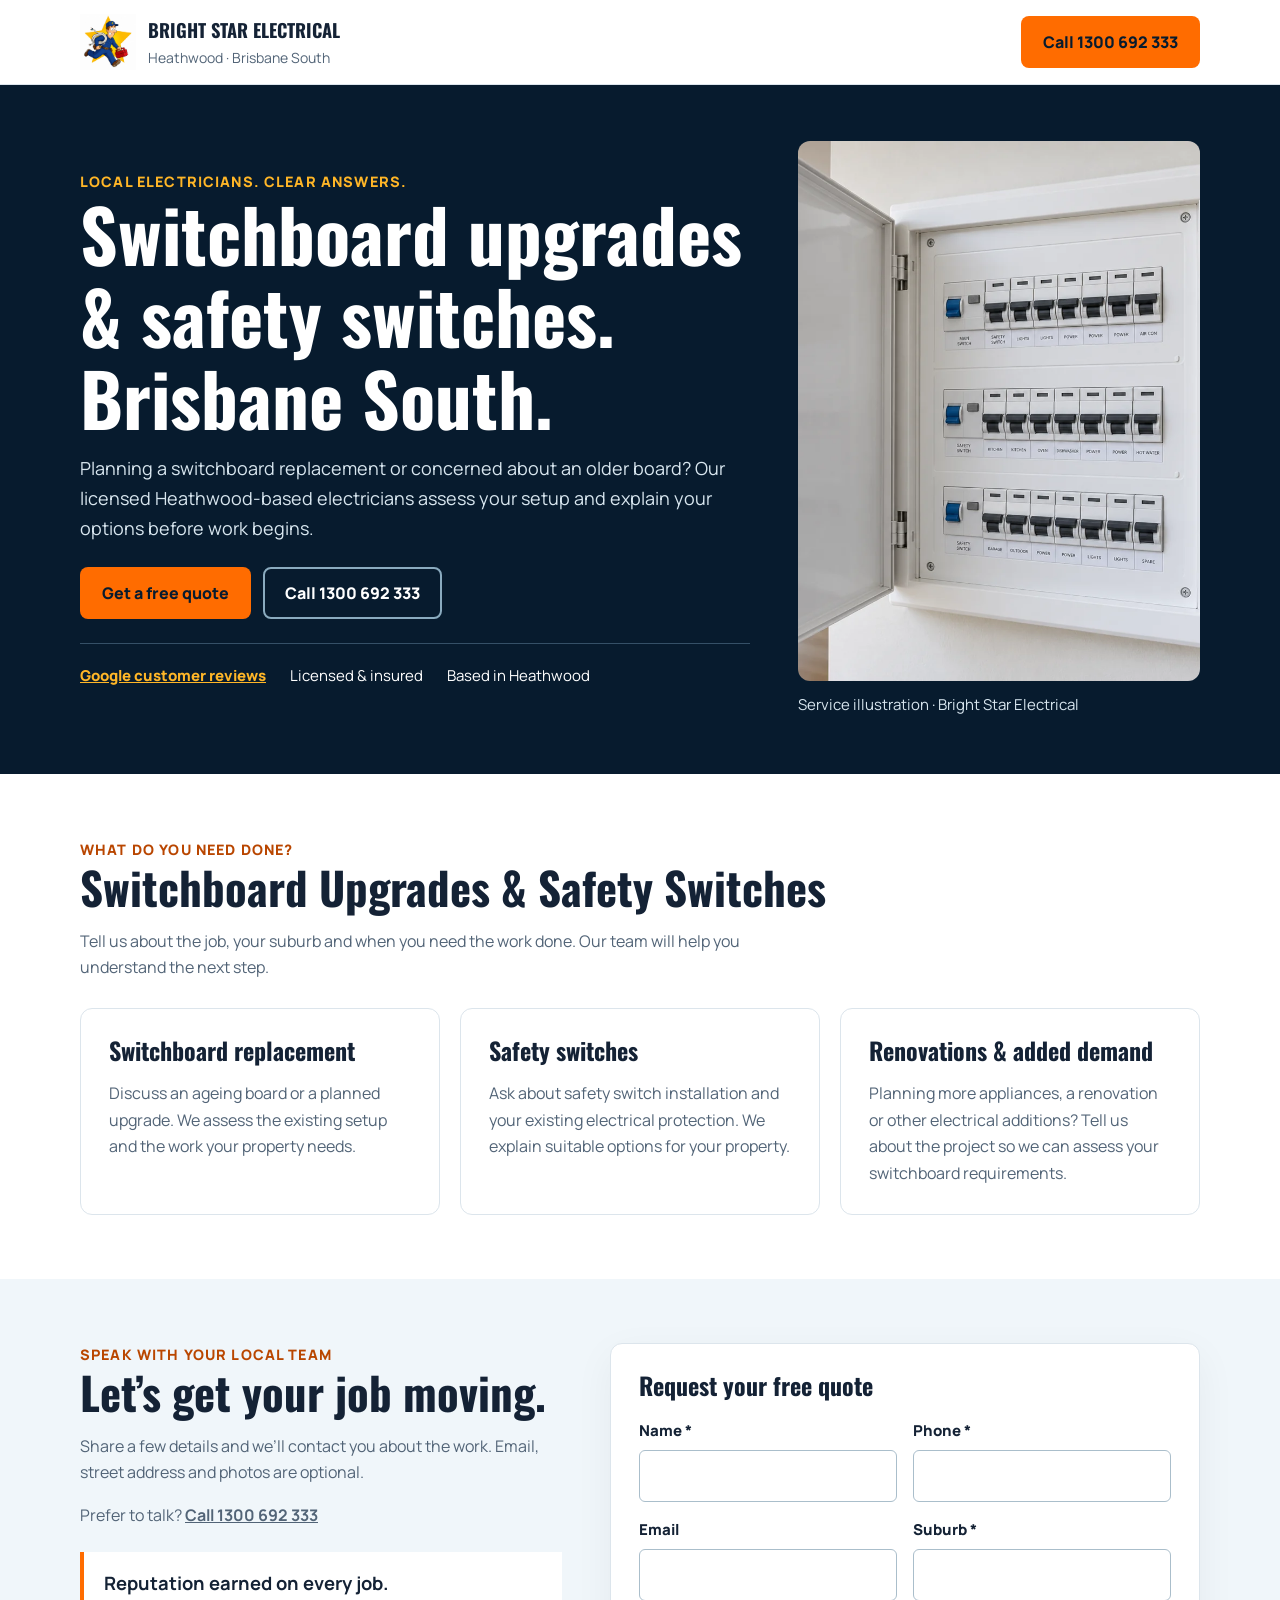
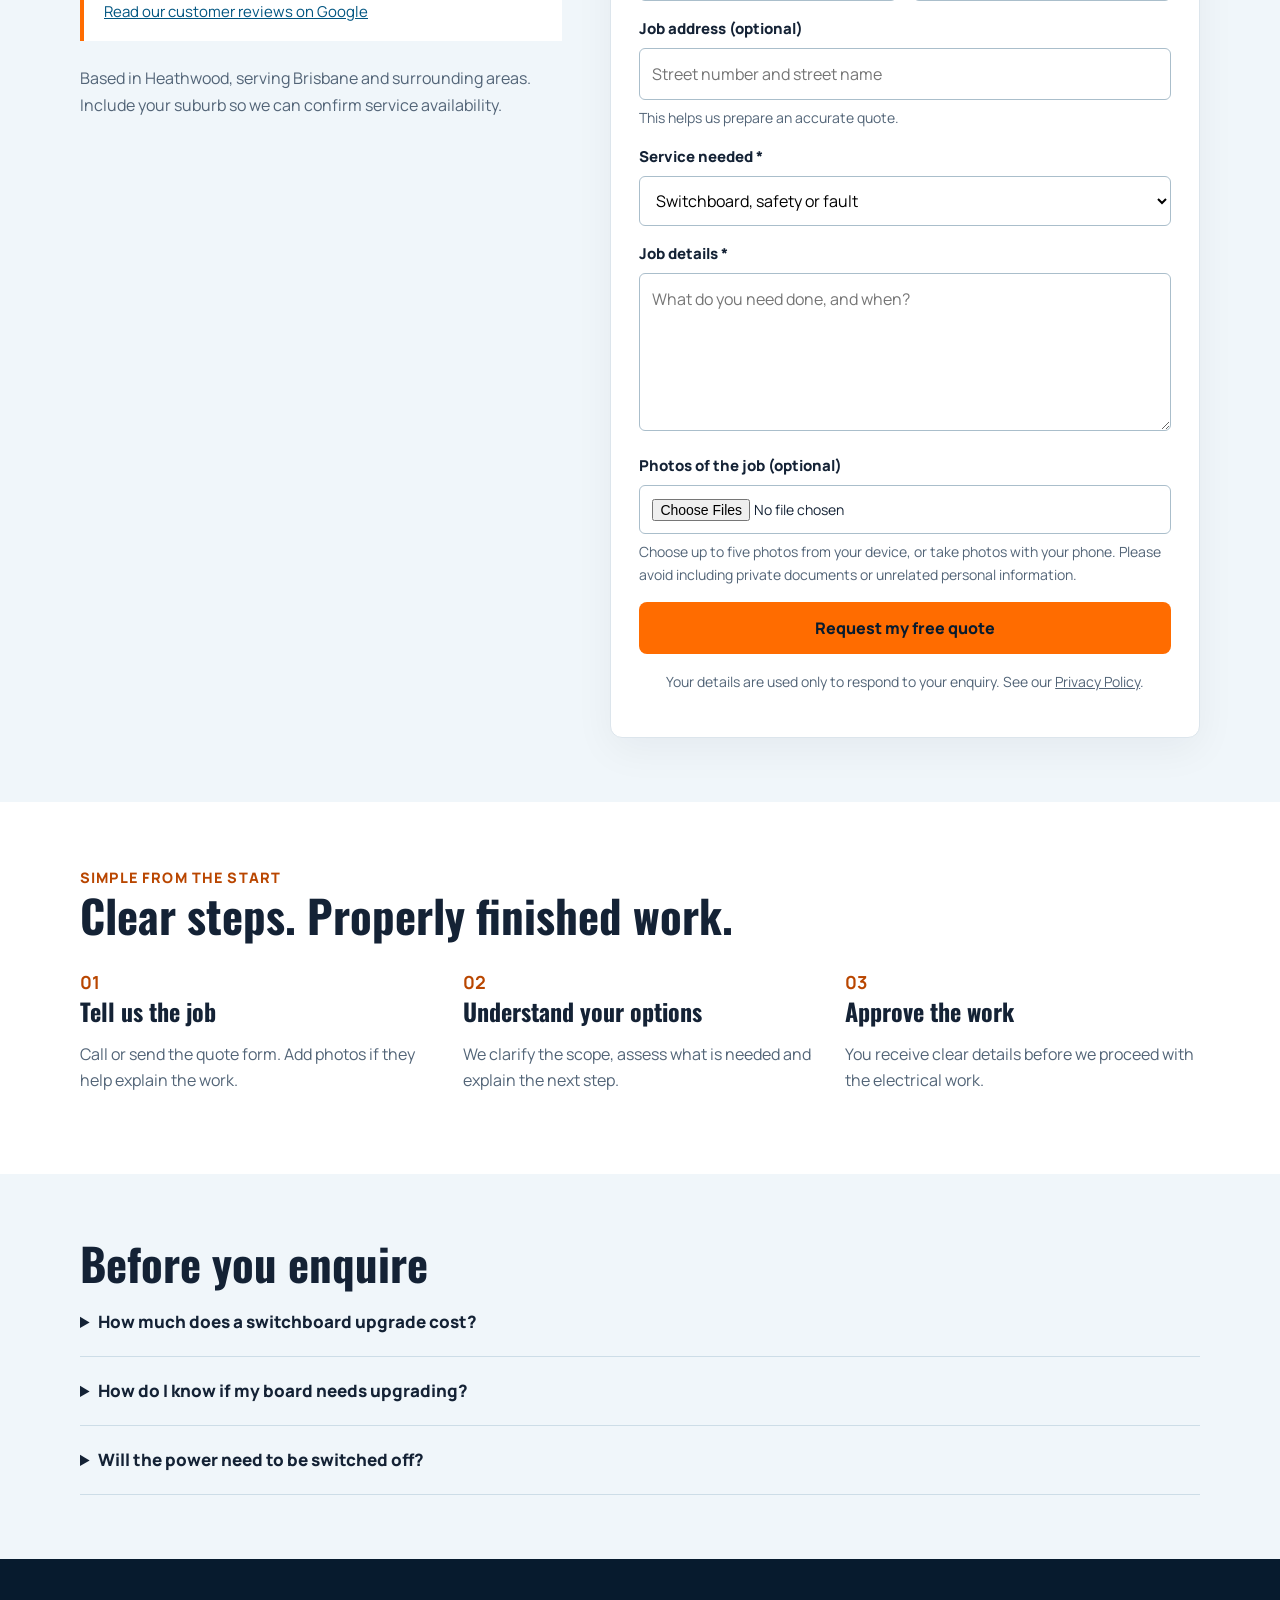
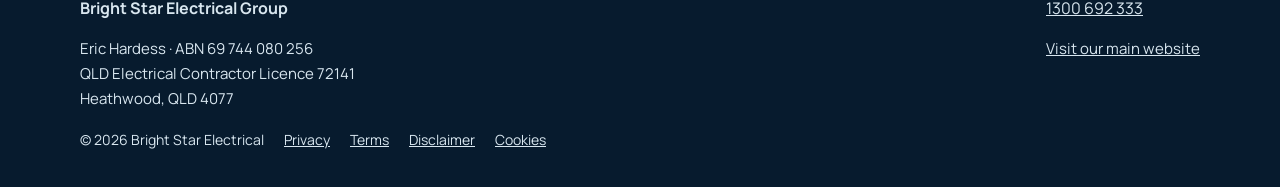
<file: switchboard-upgrades.html>
<!doctype html>
<html lang="en-AU"><head><meta charset="utf-8"><meta name="viewport" content="width=device-width,initial-scale=1"><title>Switchboard Upgrades & Safety Switches | Bright Star Electrical | Brisbane South</title><meta name="description" content="Switchboard Upgrades & Safety Switches in Brisbane South. Licensed Heathwood-based electricians. Call 1300 692 333 or request a free quote."><meta name="theme-color" content="#071b2e"><meta name="format-detection" content="telephone=no"><link rel="canonical" href="https://www.brightstarelectrical.com.au/switchboard-upgrades.html"><link rel="icon" href="images/favicon.gif"><link rel="preconnect" href="https://fonts.googleapis.com"><link rel="preconnect" href="https://fonts.gstatic.com" crossorigin><link href="https://fonts.googleapis.com/css2?family=Manrope:wght@400;500;600;700;800&amp;family=Oswald:wght@500;600;700&amp;display=swap" rel="stylesheet"><link rel="stylesheet" href="landing.css"></head><body>
<header class="nav"><div class="wrap"><a class="brand" href="/"><img src="images/logo.jpg" alt="" width="56" height="56"><div><strong>BRIGHT STAR ELECTRICAL</strong><small>Heathwood · Brisbane South</small></div></a><a class="btn btn-primary" href="tel:1300692333">Call 1300 692 333</a></div></header>
<main><section class="hero"><div class="wrap hero-grid"><div><div class="eyebrow">Local electricians. Clear answers.</div><h1>Switchboard upgrades & safety switches.<br>Brisbane South.</h1><p>Planning a switchboard replacement or concerned about an older board? Our licensed Heathwood-based electricians assess your setup and explain your options before work begins.</p><div class="actions"><a class="btn btn-primary" href="#quote">Get a free quote</a><a class="btn btn-secondary" href="tel:1300692333">Call 1300 692 333</a></div><div class="trust"><a href="https://www.google.com/maps/place/Bright+Star+Electrical/@-27.5869252,152.9959677,13z/data=!4m8!3m7!1s0x6b9149dbbbc18e19:0xa3fe6ffea53fcfa1!8m2!3d-27.6314186!4d152.9908983!9m1!1b1!16s%2Fg%2F11h1mg3xy0?entry=ttu&amp;g_ep=EgoyMDI2MDkxNS4wIKXMDSoASAFQAw%3D%3D" target="_blank" rel="noopener">Google customer reviews</a><span>Licensed &amp; insured</span><span>Based in Heathwood</span></div></div><figure class="hero-photo"><img src="images/hero-switchboard.webp" alt="Illustration of a modern Australian switchboard with safety switches" width="540" height="540" fetchpriority="high"><figcaption>Service illustration · Bright Star Electrical</figcaption></figure></div></section>
<section class="section"><div class="wrap"><div class="eyebrow">What do you need done?</div><h2>Switchboard Upgrades & Safety Switches</h2><p class="intro">Tell us about the job, your suburb and when you need the work done. Our team will help you understand the next step.</p><div class="cards"><article class="card"><h3>Switchboard replacement</h3><p>Discuss an ageing board or a planned upgrade. We assess the existing setup and the work your property needs.</p></article><article class="card"><h3>Safety switches</h3><p>Ask about safety switch installation and your existing electrical protection. We explain suitable options for your property.</p></article><article class="card"><h3>Renovations & added demand</h3><p>Planning more appliances, a renovation or other electrical additions? Tell us about the project so we can assess your switchboard requirements.</p></article></div></div></section>
<section class="section quote" id="quote"><div class="wrap quote-grid"><div class="quote-copy"><div class="eyebrow">Speak with your local team</div><h2>Let’s get your job moving.</h2><p>Share a few details and we’ll contact you about the work. Email, street address and photos are optional.</p><p>Prefer to talk? <a href="tel:1300692333"><strong>Call 1300 692 333</strong></a></p><div class="rating"><strong>Reputation earned on every job.</strong><a href="https://www.google.com/maps/place/Bright+Star+Electrical/@-27.5869252,152.9959677,13z/data=!4m8!3m7!1s0x6b9149dbbbc18e19:0xa3fe6ffea53fcfa1!8m2!3d-27.6314186!4d152.9908983!9m1!1b1!16s%2Fg%2F11h1mg3xy0?entry=ttu&amp;g_ep=EgoyMDI2MDkxNS4wIKXMDSoASAFQAw%3D%3D" target="_blank" rel="noopener">Read our customer reviews on Google</a></div><p>Based in Heathwood, serving Brisbane and surrounding areas. Include your suburb so we can confirm service availability.</p></div><form class="form" id="website-quote-form" enctype="multipart/form-data"><h3 style="margin-bottom:1.25rem">Request your free quote</h3><div class="form-grid"><div class="field"><label for="name">Name *</label><input id="name" name="name" autocomplete="name" required></div><div class="field"><label for="phone">Phone *</label><input id="phone" name="phone" type="tel" autocomplete="tel" required></div><div class="field"><label for="email">Email</label><input id="email" name="email" type="email" autocomplete="email"></div><div class="field"><label for="suburb">Suburb *</label><input id="suburb" name="suburb" autocomplete="address-level2" required></div><div class="field full"><label for="address">Job address (optional)</label><input id="address" name="address" autocomplete="street-address" placeholder="Street number and street name"><small class="file-help">This helps us prepare an accurate quote.</small></div><div class="field full"><label for="service">Service needed *</label><select id="service" name="service" required><option selected>Switchboard, safety or fault</option><option>Other electrical work</option></select></div><div class="field full"><label for="message">Job details *</label><textarea id="message" name="message" rows="5" placeholder="What do you need done, and when?" required></textarea></div><div class="field full"><label for="photos">Photos of the job (optional)</label><input id="photos" name="photos" type="file" accept="image/*" multiple aria-describedby="photos-help"><small class="file-help" id="photos-help">Choose up to five photos from your device, or take photos with your phone. Please avoid including private documents or unrelated personal information.</small></div><div class="field full"><button class="btn btn-primary" type="submit">Request my free quote</button><p class="form-status" role="status" aria-live="polite"></p><p class="privacy">Your details are used only to respond to your enquiry. See our <a href="privacy.html">Privacy Policy</a>.</p></div></div></form></div></section>
<section class="section"><div class="wrap"><div class="eyebrow">Simple from the start</div><h2>Clear steps. Properly finished work.</h2><div class="steps"><article class="step"><strong>01</strong><h3>Tell us the job</h3><p>Call or send the quote form. Add photos if they help explain the work.</p></article><article class="step"><strong>02</strong><h3>Understand your options</h3><p>We clarify the scope, assess what is needed and explain the next step.</p></article><article class="step"><strong>03</strong><h3>Approve the work</h3><p>You receive clear details before we proceed with the electrical work.</p></article></div></div></section>
<section class="section faq"><div class="wrap"><h2>Before you enquire</h2><details><summary>How much does a switchboard upgrade cost?</summary><p>Pricing depends on the existing board, circuits, required protection and any additional work. Request an assessment so we can provide a quote based on your property.</p></details><details><summary>How do I know if my board needs upgrading?</summary><p>Tell us its age, any problems and the changes you are planning. Photos can help with an initial assessment, but do not open the switchboard or remove covers.</p></details><details><summary>Will the power need to be switched off?</summary><p>An upgrade generally requires a planned power interruption. Our team will discuss the work and timing with you before it starts.</p></details></div></section></main>
<footer><div class="wrap"><div class="footer-row"><div><strong>Bright Star Electrical Group</strong><p>Eric Hardess · ABN 69 744 080 256<br>QLD Electrical Contractor Licence 72141<br>Heathwood, QLD 4077</p></div><div><a href="tel:1300692333">1300 692 333</a><p><a href="/">Visit our main website</a></p></div></div><div class="legal"><span>© 2026 Bright Star Electrical</span><a href="privacy.html">Privacy</a><a href="terms.html">Terms</a><a href="disclaimer.html">Disclaimer</a><a href="cookie-notice.html">Cookies</a></div></div></footer><div class="mobile-bar"><a class="btn btn-secondary" href="tel:1300692333">Call now</a><a class="btn btn-primary" href="#quote">Free quote</a></div><script src="site.js" defer></script><script src="landing.js" defer></script></body></html>
</file>
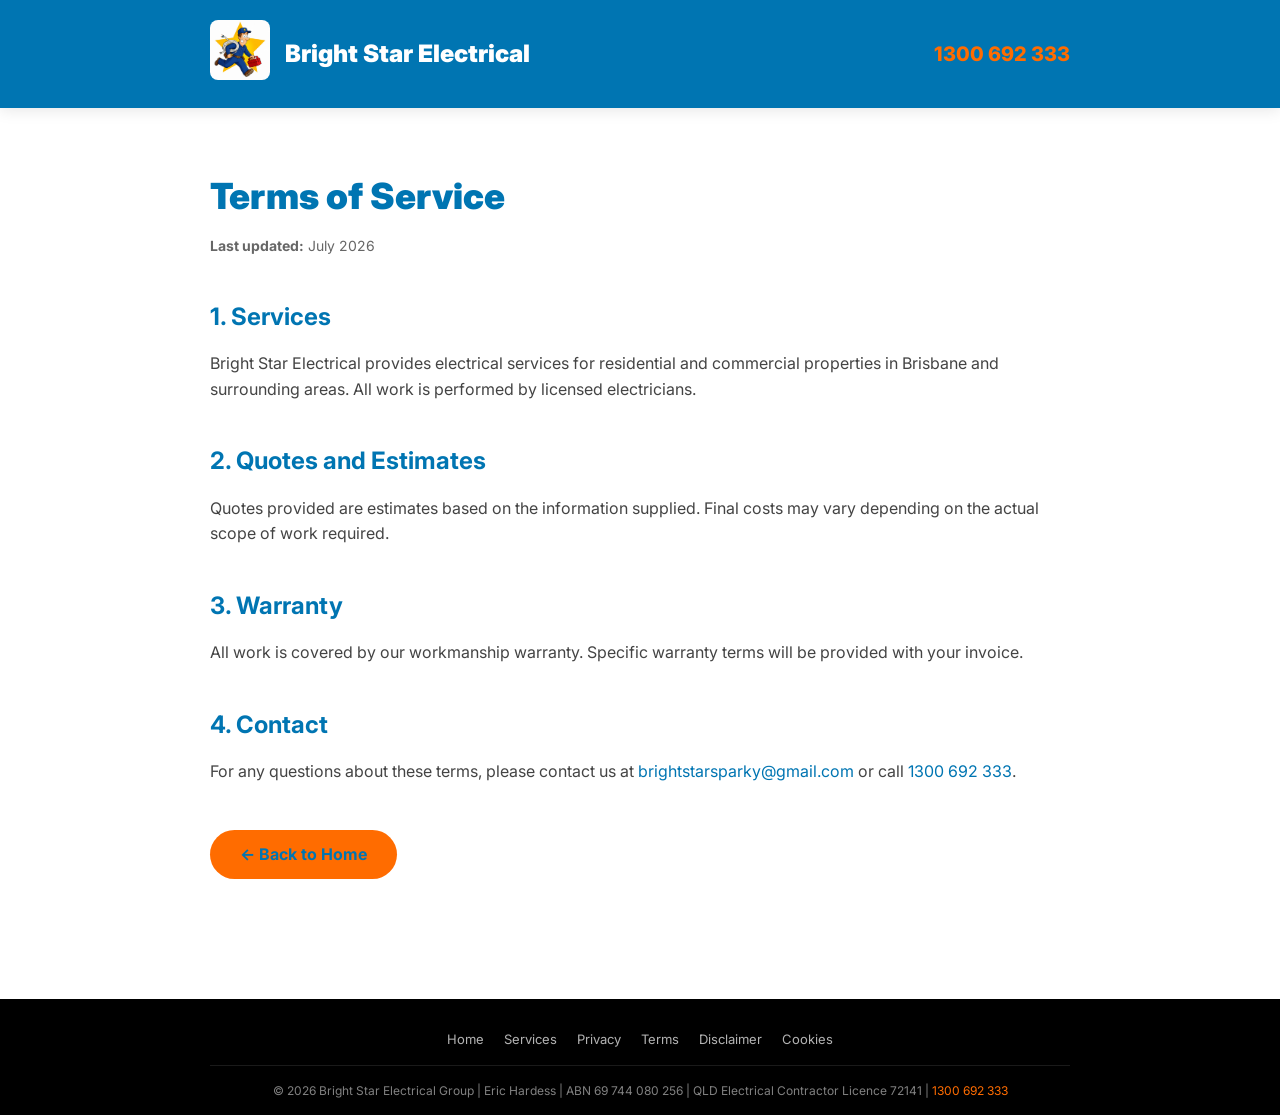
<file: terms.html>
<!DOCTYPE html>
<html lang="en">
<head>
    <meta charset="UTF-8">
    <meta name="viewport" content="width=device-width, initial-scale=1.0">
    <title>Terms of Service | Bright Star Electrical</title>
    <meta name="description" content="Terms of Service for Bright Star Electrical - Brisbane's trusted electricians.">
    <link href="https://fonts.googleapis.com/css2?family=Inter:wght@400;500;600;700;800;900&display=swap" rel="stylesheet">
    <link rel="icon" type="image/gif" href="images/favicon.gif">
    <style>
        * { margin: 0; padding: 0; box-sizing: border-box; }
        body { font-family: 'Inter', sans-serif; background: #ffffff; color: #1a1a1a; line-height: 1.6; }
        .container { max-width: 900px; margin: 0 auto; padding: 0 20px; }
        
        /* Header */
        .header {
            background: #0075B2;
            color: white;
            padding: 20px 0;
            box-shadow: 0 2px 15px rgba(0,0,0,0.1);
        }
        .header-content {
            display: flex;
            justify-content: space-between;
            align-items: center;
            max-width: 900px;
            margin: 0 auto;
            padding: 0 20px;
        }
        .header-logo {
            display: flex;
            align-items: center;
            gap: 15px;
        }
        .header-logo img {
            max-width: 60px;
            border-radius: 8px;
        }
        .header-logo h1 {
            font-size: 24px;
            font-weight: 900;
        }
        .header-phone {
            font-size: 20px;
            font-weight: 800;
            color: #ff6c00;
            text-decoration: none;
        }
        
        /* Content */
        .content {
            padding: 60px 20px;
            max-width: 900px;
            margin: 0 auto;
        }
        .content h1 {
            color: #0075B2;
            font-size: 36px;
            font-weight: 900;
            margin-bottom: 10px;
        }
        .content .last-updated {
            color: #666;
            font-size: 14px;
            margin-bottom: 30px;
        }
        .content h2 {
            color: #0075B2;
            font-size: 24px;
            font-weight: 700;
            margin: 40px 0 15px;
        }
        .content p {
            margin-bottom: 15px;
            font-size: 16px;
            color: #444;
        }
        .content a {
            color: #0075B2;
            text-decoration: none;
        }
        .content a:hover {
            text-decoration: underline;
        }
        
        /* Footer */
        .footer {
            background: #000000;
            color: white;
            padding: 30px 0 15px;
            margin-top: 60px;
        }
        .footer-content {
            max-width: 900px;
            margin: 0 auto;
            padding: 0 20px;
            text-align: center;
        }
        .footer-links {
            display: flex;
            justify-content: center;
            gap: 20px;
            margin-bottom: 15px;
            flex-wrap: wrap;
        }
        .footer-links a {
            color: rgba(255,255,255,0.7);
            text-decoration: none;
            font-size: 13px;
        }
        .footer-links a:hover {
            color: #ff6c00;
        }
        .footer-bottom {
            border-top: 1px solid rgba(255,255,255,0.1);
            padding-top: 15px;
            font-size: 12px;
            color: rgba(255,255,255,0.5);
        }
        .back-btn {
            display: inline-block;
            background: #ff6c00;
            color: white;
            padding: 12px 30px;
            border-radius: 50px;
            text-decoration: none;
            font-weight: 700;
            margin-top: 30px;
            transition: all 0.3s;
        }
        .back-btn:hover {
            background: #e55a00;
            transform: translateY(-2px);
        }
    </style>
</head>
<body>
    <!-- Header -->
    <header class="header">
        <div class="header-content">
            <div class="header-logo">
                <a href="index.html"><img src="images/logo.jpg" alt="Bright Star Electrical"></a>
                <h1>Bright Star Electrical</h1>
            </div>
            <a href="tel:1300692333" class="header-phone">1300 692 333</a>
        </div>
    </header>
    
    <!-- Content -->
    <div class="content">
        <h1>Terms of Service</h1>
        <p class="last-updated"><strong>Last updated:</strong> July 2026</p>
        
        <h2>1. Services</h2>
        <p>Bright Star Electrical provides electrical services for residential and commercial properties in Brisbane and surrounding areas. All work is performed by licensed electricians.</p>
        
        <h2>2. Quotes and Estimates</h2>
        <p>Quotes provided are estimates based on the information supplied. Final costs may vary depending on the actual scope of work required.</p>
        
        <h2>3. Warranty</h2>
        <p>All work is covered by our workmanship warranty. Specific warranty terms will be provided with your invoice.</p>
        
        <h2>4. Contact</h2>
        <p>For any questions about these terms, please contact us at <a href="mailto:brightstarsparky@gmail.com">brightstarsparky@gmail.com</a> or call <a href="tel:1300692333">1300 692 333</a>.</p>
        
        <a href="index.html" class="back-btn">← Back to Home</a>
    </div>
    
    <!-- Footer -->
    <footer class="footer">
        <div class="footer-content">
            <div class="footer-links">
                <a href="index.html">Home</a>
                <a href="index.html#services">Services</a>
                <a href="privacy.html">Privacy</a>
                <a href="terms.html">Terms</a>
                <a href="disclaimer.html">Disclaimer</a>
                <a href="cookie-notice.html">Cookies</a>
            </div>
            <div class="footer-bottom">
                © 2026 Bright Star Electrical Group | Eric Hardess | ABN 69 744 080 256 | QLD Electrical Contractor Licence 72141 | <a href="tel:1300692333" style="color: #ff6c00; text-decoration: none;">1300 692 333</a>
            </div>
        </div>
    </footer>
</body>
</html>
</file>
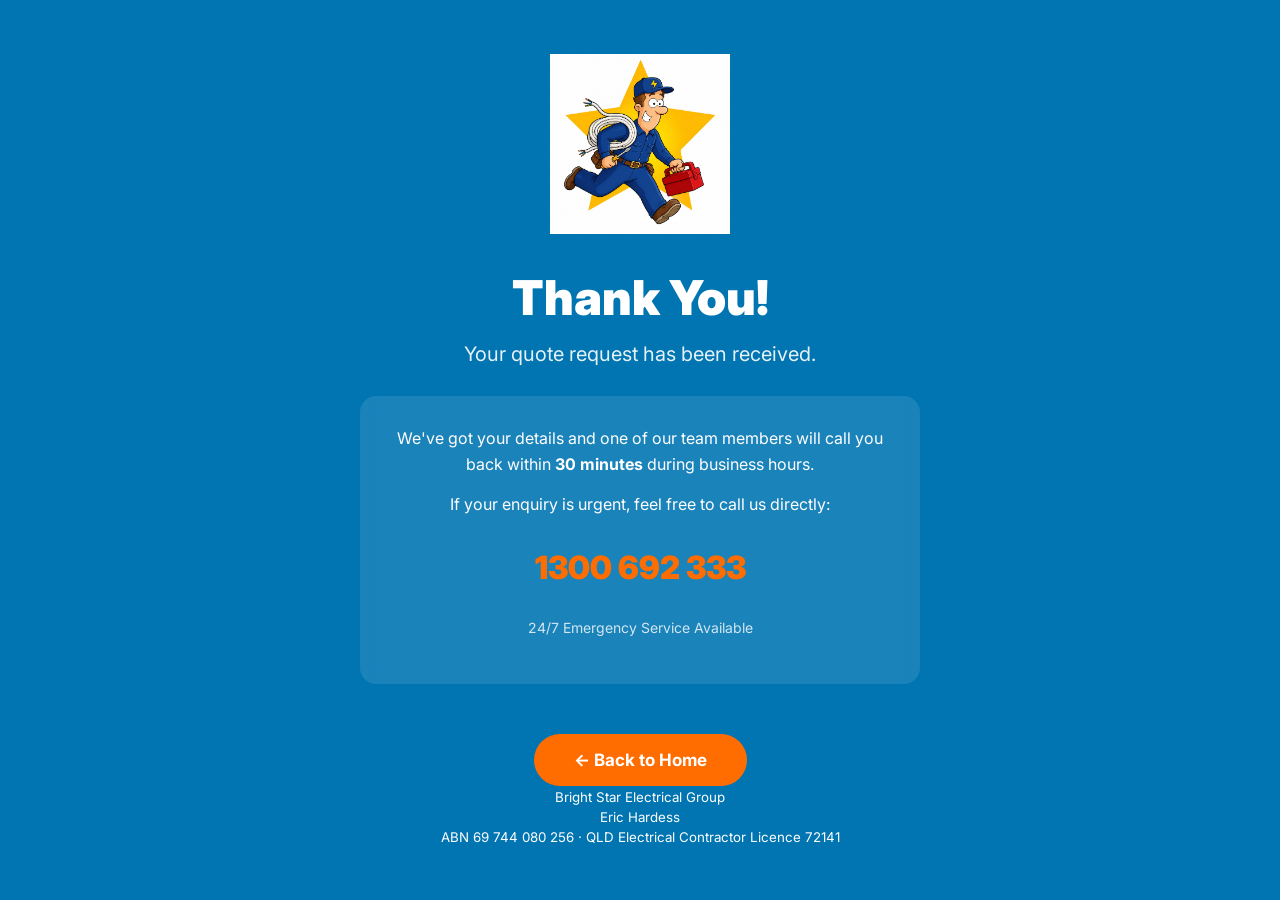
<file: thanks.html>
<!DOCTYPE html>
<html lang="en">
<head>
    <meta charset="UTF-8">
    <meta name="viewport" content="width=device-width, initial-scale=1.0">
    <title>Thank You | Bright Star Electrical</title>
    <meta name="description" content="Thank you for contacting Bright Star Electrical. We'll be in touch soon.">
    <link href="https://fonts.googleapis.com/css2?family=Inter:wght@400;500;600;700;800;900&display=swap" rel="stylesheet">
    <link rel="icon" type="image/png" href="images/favicon.png">
    <style>
        * { margin: 0; padding: 0; box-sizing: border-box; }
        body { font-family: 'Inter', sans-serif; background: #0075B2; color: white; min-height: 100vh; display: flex; align-items: center; justify-content: center; text-align: center; }
        .container { max-width: 600px; padding: 40px 20px; }
        .logo { max-width: 180px; margin-bottom: 30px; }
        h1 { font-size: 48px; font-weight: 900; margin-bottom: 15px; }
        .subtitle { font-size: 20px; opacity: 0.9; margin-bottom: 30px; }
        .message { background: rgba(255,255,255,0.1); border-radius: 16px; padding: 30px; margin: 30px 0; backdrop-filter: blur(10px); }
        .message p { font-size: 16px; line-height: 1.6; margin-bottom: 15px; }
        .phone { font-size: 32px; font-weight: 900; color: #ff6c00; text-decoration: none; display: inline-block; margin: 15px 0; }
        .btn { display: inline-block; background: #ff6c00; color: white; padding: 16px 40px; border-radius: 50px; font-weight: 700; font-size: 17px; text-decoration: none; margin-top: 20px; transition: all 0.3s; }
        .btn:hover { background: #e55a00; transform: translateY(-2px); }
        .social { margin-top: 30px; }
        .social a { color: white; font-size: 24px; margin: 0 10px; text-decoration: none; }
        @media (max-width: 600px) {
            h1 { font-size: 36px; }
            .phone { font-size: 24px; }
        }
    </style>
</head>
<body>
    <div class="container">
        <img src="images/logo.jpg" alt="Bright Star Electrical" class="logo">
        <h1>Thank You!</h1>
        <p class="subtitle">Your quote request has been received.</p>
        
        <div class="message">
            <p>We've got your details and one of our team members will call you back within <strong>30 minutes</strong> during business hours.</p>
            <p>If your enquiry is urgent, feel free to call us directly:</p>
            <a href="tel:1300692333" class="phone">1300 692 333</a>
            <p style="font-size: 14px; opacity: 0.8; margin-top: 15px;">24/7 Emergency Service Available</p>
        </div>
        
        <a href="index.html" class="btn">← Back to Home</a>
        <footer><p><small>Bright Star Electrical Group<br>Eric Hardess<br>ABN 69 744 080 256 · QLD Electrical Contractor Licence 72141</small></p></footer>
        

    </div>
</body>
</html>
</file>
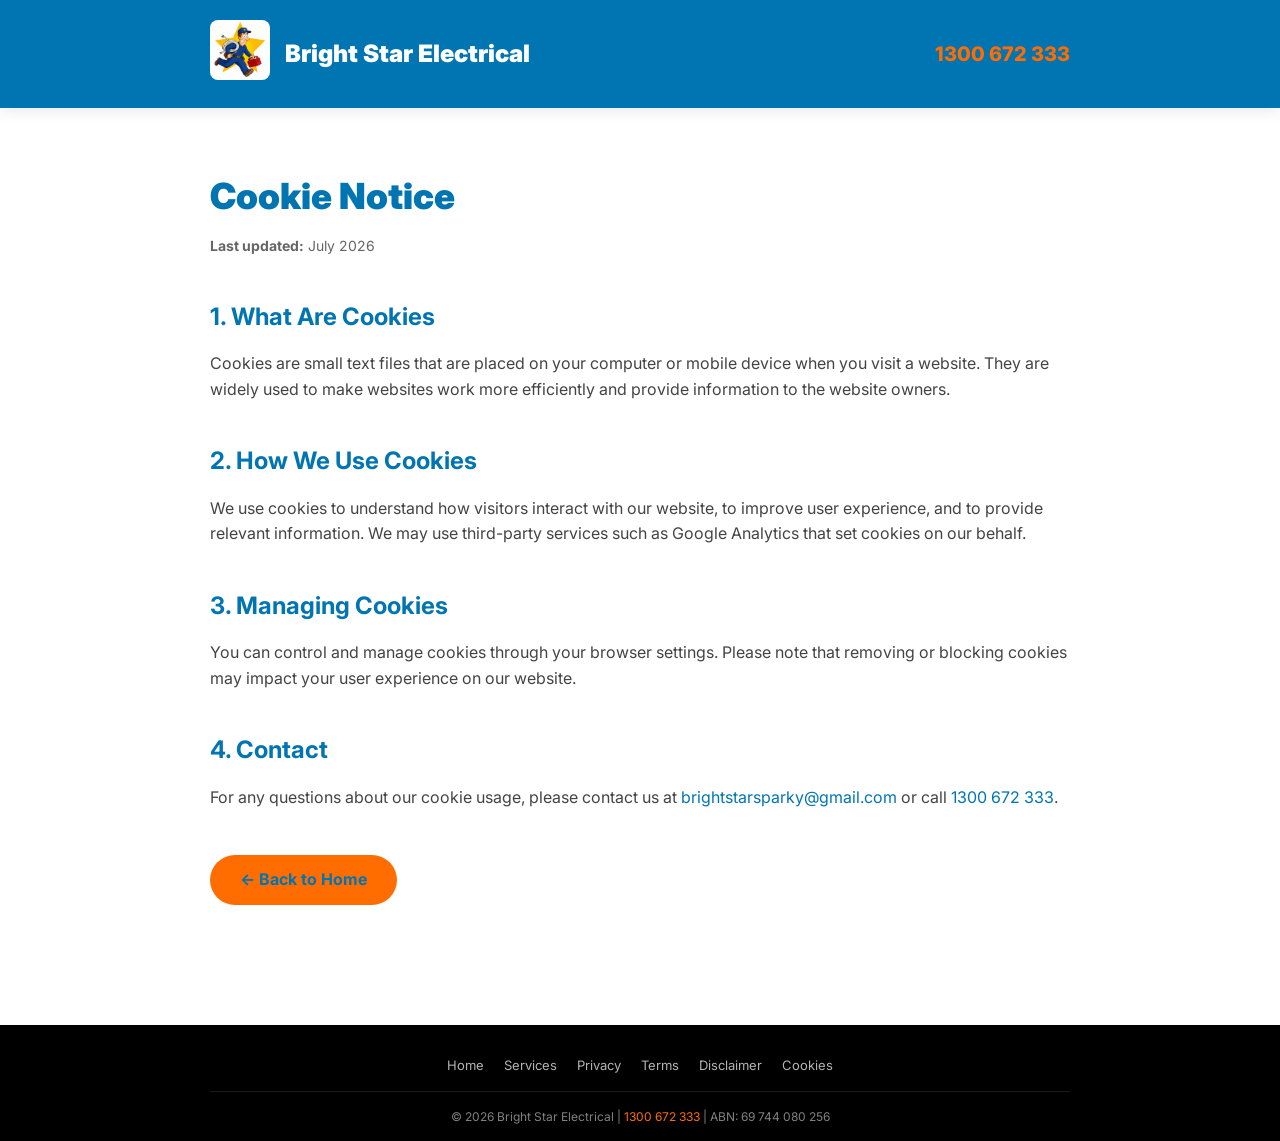
<file: 03_Build/cookie-notice.html>
<!DOCTYPE html>
<html lang="en">
<head>
    <meta charset="UTF-8">
    <meta name="viewport" content="width=device-width, initial-scale=1.0">
    <title>Cookie Notice | Bright Star Electrical</title>
    <meta name="description" content="Cookie Notice for Bright Star Electrical - Brisbane's trusted electricians.">
    <link href="https://fonts.googleapis.com/css2?family=Inter:wght@400;500;600;700;800;900&display=swap" rel="stylesheet">
    <link rel="icon" type="image/gif" href="images/favicon.gif">
    <style>
        * { margin: 0; padding: 0; box-sizing: border-box; }
        body { font-family: 'Inter', sans-serif; background: #ffffff; color: #1a1a1a; line-height: 1.6; }
        .container { max-width: 900px; margin: 0 auto; padding: 0 20px; }
        
        /* Header */
        .header {
            background: #0075B2;
            color: white;
            padding: 20px 0;
            box-shadow: 0 2px 15px rgba(0,0,0,0.1);
        }
        .header-content {
            display: flex;
            justify-content: space-between;
            align-items: center;
            max-width: 900px;
            margin: 0 auto;
            padding: 0 20px;
        }
        .header-logo {
            display: flex;
            align-items: center;
            gap: 15px;
        }
        .header-logo img {
            max-width: 60px;
            border-radius: 8px;
        }
        .header-logo h1 {
            font-size: 24px;
            font-weight: 900;
        }
        .header-phone {
            font-size: 20px;
            font-weight: 800;
            color: #ff6c00;
            text-decoration: none;
        }
        
        /* Content */
        .content {
            padding: 60px 20px;
            max-width: 900px;
            margin: 0 auto;
        }
        .content h1 {
            color: #0075B2;
            font-size: 36px;
            font-weight: 900;
            margin-bottom: 10px;
        }
        .content .last-updated {
            color: #666;
            font-size: 14px;
            margin-bottom: 30px;
        }
        .content h2 {
            color: #0075B2;
            font-size: 24px;
            font-weight: 700;
            margin: 40px 0 15px;
        }
        .content p {
            margin-bottom: 15px;
            font-size: 16px;
            color: #444;
        }
        .content a {
            color: #0075B2;
            text-decoration: none;
        }
        .content a:hover {
            text-decoration: underline;
        }
        
        /* Footer */
        .footer {
            background: #000000;
            color: white;
            padding: 30px 0 15px;
            margin-top: 60px;
        }
        .footer-content {
            max-width: 900px;
            margin: 0 auto;
            padding: 0 20px;
            text-align: center;
        }
        .footer-links {
            display: flex;
            justify-content: center;
            gap: 20px;
            margin-bottom: 15px;
            flex-wrap: wrap;
        }
        .footer-links a {
            color: rgba(255,255,255,0.7);
            text-decoration: none;
            font-size: 13px;
        }
        .footer-links a:hover {
            color: #ff6c00;
        }
        .footer-bottom {
            border-top: 1px solid rgba(255,255,255,0.1);
            padding-top: 15px;
            font-size: 12px;
            color: rgba(255,255,255,0.5);
        }
        .back-btn {
            display: inline-block;
            background: #ff6c00;
            color: white;
            padding: 12px 30px;
            border-radius: 50px;
            text-decoration: none;
            font-weight: 700;
            margin-top: 30px;
            transition: all 0.3s;
        }
        .back-btn:hover {
            background: #e55a00;
            transform: translateY(-2px);
        }
    </style>
</head>
<body>
    <!-- Header -->
    <header class="header">
        <div class="header-content">
            <div class="header-logo">
                <a href="index.html"><img src="images/logo.jpg" alt="Bright Star Electrical"></a>
                <h1>Bright Star Electrical</h1>
            </div>
            <a href="tel:1300692333" class="header-phone">1300 672 333</a>
        </div>
    </header>
    
    <!-- Content -->
    <div class="content">
        <h1>Cookie Notice</h1>
        <p class="last-updated"><strong>Last updated:</strong> July 2026</p>
        
        <h2>1. What Are Cookies</h2>
        <p>Cookies are small text files that are placed on your computer or mobile device when you visit a website. They are widely used to make websites work more efficiently and provide information to the website owners.</p>
        
        <h2>2. How We Use Cookies</h2>
        <p>We use cookies to understand how visitors interact with our website, to improve user experience, and to provide relevant information. We may use third-party services such as Google Analytics that set cookies on our behalf.</p>
        
        <h2>3. Managing Cookies</h2>
        <p>You can control and manage cookies through your browser settings. Please note that removing or blocking cookies may impact your user experience on our website.</p>
        
        <h2>4. Contact</h2>
        <p>For any questions about our cookie usage, please contact us at <a href="mailto:brightstarsparky@gmail.com">brightstarsparky@gmail.com</a> or call <a href="tel:1300692333">1300 672 333</a>.</p>
        
        <a href="index.html" class="back-btn">← Back to Home</a>
    </div>
    
    <!-- Footer -->
    <footer class="footer">
        <div class="footer-content">
            <div class="footer-links">
                <a href="index.html">Home</a>
                <a href="index.html#services">Services</a>
                <a href="privacy.html">Privacy</a>
                <a href="terms.html">Terms</a>
                <a href="disclaimer.html">Disclaimer</a>
                <a href="cookie-notice.html">Cookies</a>
            </div>
            <div class="footer-bottom">
                © 2026 Bright Star Electrical | <a href="tel:1300692333" style="color: #ff6c00; text-decoration: none;">1300 672 333</a> | ABN: 69 744 080 256
            </div>
        </div>
    </footer>
</body>
</html>
</file>
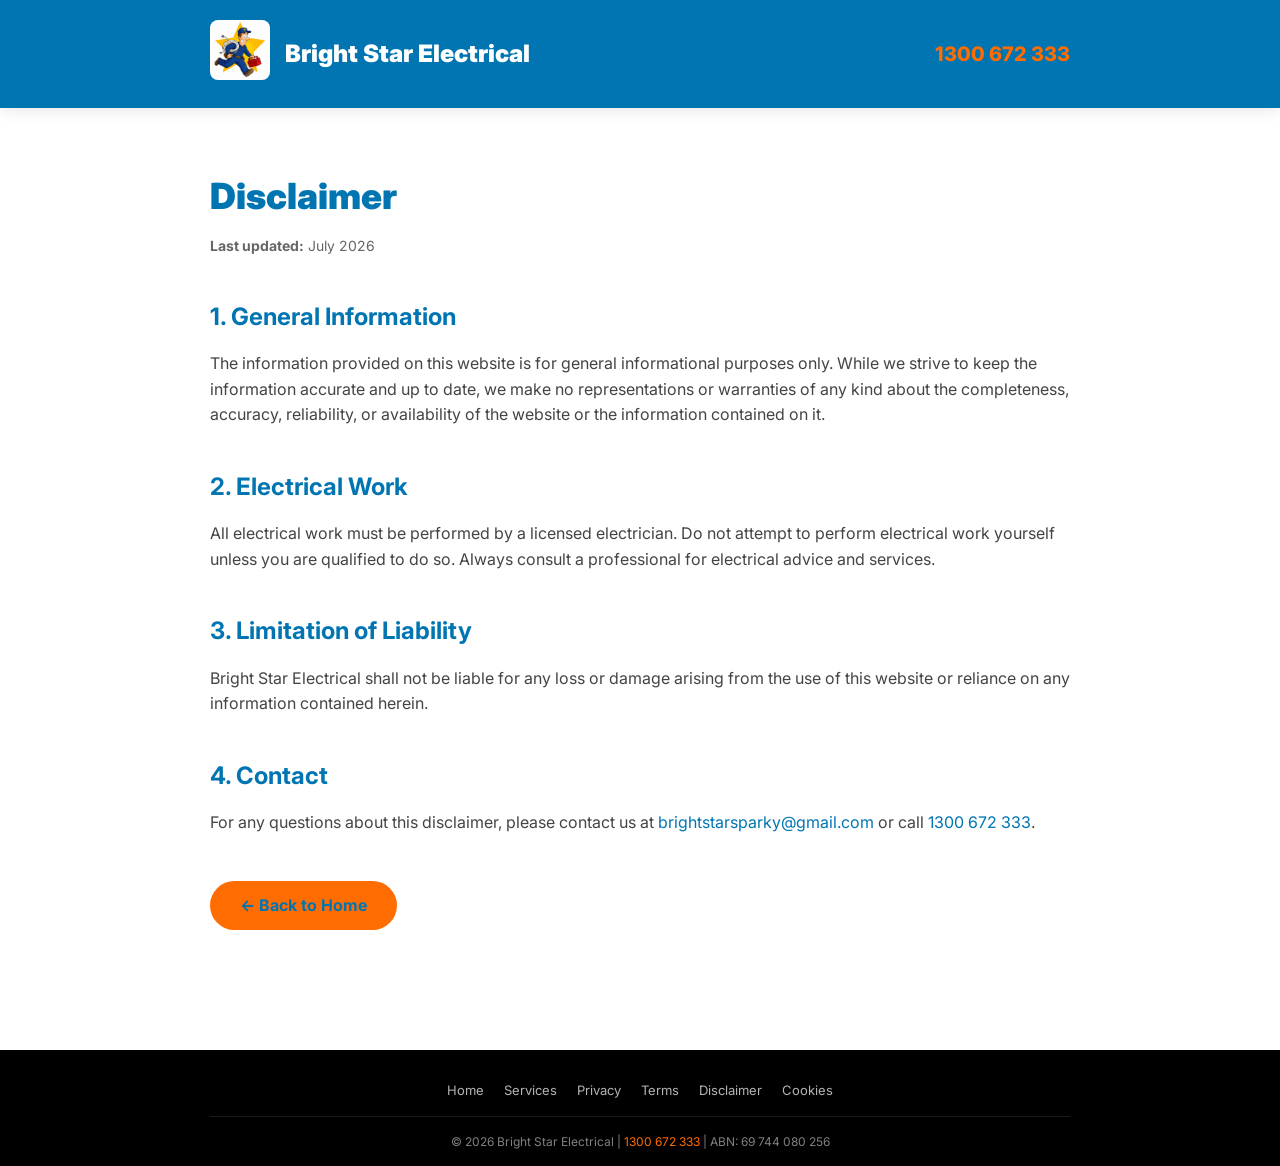
<file: 03_Build/disclaimer.html>
<!DOCTYPE html>
<html lang="en">
<head>
    <meta charset="UTF-8">
    <meta name="viewport" content="width=device-width, initial-scale=1.0">
    <title>Disclaimer | Bright Star Electrical</title>
    <meta name="description" content="Disclaimer for Bright Star Electrical - Brisbane's trusted electricians.">
    <link href="https://fonts.googleapis.com/css2?family=Inter:wght@400;500;600;700;800;900&display=swap" rel="stylesheet">
    <link rel="icon" type="image/gif" href="images/favicon.gif">
    <style>
        * { margin: 0; padding: 0; box-sizing: border-box; }
        body { font-family: 'Inter', sans-serif; background: #ffffff; color: #1a1a1a; line-height: 1.6; }
        .container { max-width: 900px; margin: 0 auto; padding: 0 20px; }
        
        /* Header */
        .header {
            background: #0075B2;
            color: white;
            padding: 20px 0;
            box-shadow: 0 2px 15px rgba(0,0,0,0.1);
        }
        .header-content {
            display: flex;
            justify-content: space-between;
            align-items: center;
            max-width: 900px;
            margin: 0 auto;
            padding: 0 20px;
        }
        .header-logo {
            display: flex;
            align-items: center;
            gap: 15px;
        }
        .header-logo img {
            max-width: 60px;
            border-radius: 8px;
        }
        .header-logo h1 {
            font-size: 24px;
            font-weight: 900;
        }
        .header-phone {
            font-size: 20px;
            font-weight: 800;
            color: #ff6c00;
            text-decoration: none;
        }
        
        /* Content */
        .content {
            padding: 60px 20px;
            max-width: 900px;
            margin: 0 auto;
        }
        .content h1 {
            color: #0075B2;
            font-size: 36px;
            font-weight: 900;
            margin-bottom: 10px;
        }
        .content .last-updated {
            color: #666;
            font-size: 14px;
            margin-bottom: 30px;
        }
        .content h2 {
            color: #0075B2;
            font-size: 24px;
            font-weight: 700;
            margin: 40px 0 15px;
        }
        .content p {
            margin-bottom: 15px;
            font-size: 16px;
            color: #444;
        }
        .content a {
            color: #0075B2;
            text-decoration: none;
        }
        .content a:hover {
            text-decoration: underline;
        }
        
        /* Footer */
        .footer {
            background: #000000;
            color: white;
            padding: 30px 0 15px;
            margin-top: 60px;
        }
        .footer-content {
            max-width: 900px;
            margin: 0 auto;
            padding: 0 20px;
            text-align: center;
        }
        .footer-links {
            display: flex;
            justify-content: center;
            gap: 20px;
            margin-bottom: 15px;
            flex-wrap: wrap;
        }
        .footer-links a {
            color: rgba(255,255,255,0.7);
            text-decoration: none;
            font-size: 13px;
        }
        .footer-links a:hover {
            color: #ff6c00;
        }
        .footer-bottom {
            border-top: 1px solid rgba(255,255,255,0.1);
            padding-top: 15px;
            font-size: 12px;
            color: rgba(255,255,255,0.5);
        }
        .back-btn {
            display: inline-block;
            background: #ff6c00;
            color: white;
            padding: 12px 30px;
            border-radius: 50px;
            text-decoration: none;
            font-weight: 700;
            margin-top: 30px;
            transition: all 0.3s;
        }
        .back-btn:hover {
            background: #e55a00;
            transform: translateY(-2px);
        }
    </style>
</head>
<body>
    <!-- Header -->
    <header class="header">
        <div class="header-content">
            <div class="header-logo">
                <a href="index.html"><img src="images/logo.jpg" alt="Bright Star Electrical"></a>
                <h1>Bright Star Electrical</h1>
            </div>
            <a href="tel:1300692333" class="header-phone">1300 672 333</a>
        </div>
    </header>
    
    <!-- Content -->
    <div class="content">
        <h1>Disclaimer</h1>
        <p class="last-updated"><strong>Last updated:</strong> July 2026</p>
        
        <h2>1. General Information</h2>
        <p>The information provided on this website is for general informational purposes only. While we strive to keep the information accurate and up to date, we make no representations or warranties of any kind about the completeness, accuracy, reliability, or availability of the website or the information contained on it.</p>
        
        <h2>2. Electrical Work</h2>
        <p>All electrical work must be performed by a licensed electrician. Do not attempt to perform electrical work yourself unless you are qualified to do so. Always consult a professional for electrical advice and services.</p>
        
        <h2>3. Limitation of Liability</h2>
        <p>Bright Star Electrical shall not be liable for any loss or damage arising from the use of this website or reliance on any information contained herein.</p>
        
        <h2>4. Contact</h2>
        <p>For any questions about this disclaimer, please contact us at <a href="mailto:brightstarsparky@gmail.com">brightstarsparky@gmail.com</a> or call <a href="tel:1300692333">1300 672 333</a>.</p>
        
        <a href="index.html" class="back-btn">← Back to Home</a>
    </div>
    
    <!-- Footer -->
    <footer class="footer">
        <div class="footer-content">
            <div class="footer-links">
                <a href="index.html">Home</a>
                <a href="index.html#services">Services</a>
                <a href="privacy.html">Privacy</a>
                <a href="terms.html">Terms</a>
                <a href="disclaimer.html">Disclaimer</a>
                <a href="cookie-notice.html">Cookies</a>
            </div>
            <div class="footer-bottom">
                © 2026 Bright Star Electrical | <a href="tel:1300692333" style="color: #ff6c00; text-decoration: none;">1300 672 333</a> | ABN: 69 744 080 256
            </div>
        </div>
    </footer>
</body>
</html>
</file>
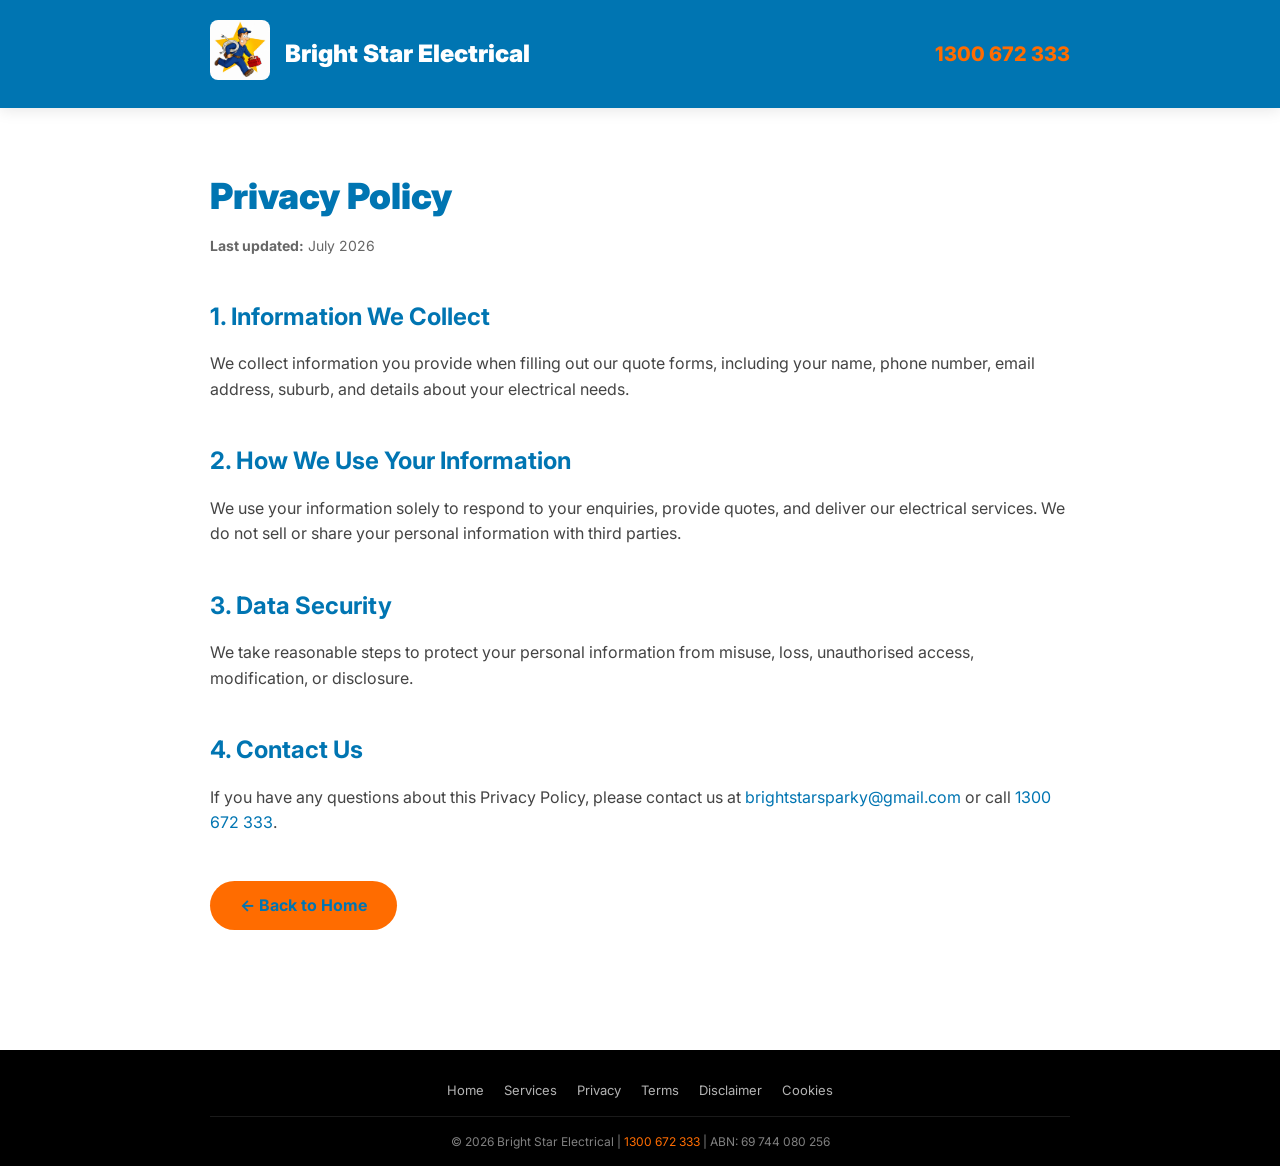
<file: 03_Build/privacy.html>
<!DOCTYPE html>
<html lang="en">
<head>
    <meta charset="UTF-8">
    <meta name="viewport" content="width=device-width, initial-scale=1.0">
    <title>Privacy Policy | Bright Star Electrical</title>
    <meta name="description" content="Privacy Policy for Bright Star Electrical - Brisbane's trusted electricians.">
    <link href="https://fonts.googleapis.com/css2?family=Inter:wght@400;500;600;700;800;900&display=swap" rel="stylesheet">
    <link rel="icon" type="image/gif" href="images/favicon.gif">
    <style>
        * { margin: 0; padding: 0; box-sizing: border-box; }
        body { font-family: 'Inter', sans-serif; background: #ffffff; color: #1a1a1a; line-height: 1.6; }
        .container { max-width: 900px; margin: 0 auto; padding: 0 20px; }
        
        /* Header */
        .header {
            background: #0075B2;
            color: white;
            padding: 20px 0;
            box-shadow: 0 2px 15px rgba(0,0,0,0.1);
        }
        .header-content {
            display: flex;
            justify-content: space-between;
            align-items: center;
            max-width: 900px;
            margin: 0 auto;
            padding: 0 20px;
        }
        .header-logo {
            display: flex;
            align-items: center;
            gap: 15px;
        }
        .header-logo img {
            max-width: 60px;
            border-radius: 8px;
        }
        .header-logo h1 {
            font-size: 24px;
            font-weight: 900;
        }
        .header-phone {
            font-size: 20px;
            font-weight: 800;
            color: #ff6c00;
            text-decoration: none;
        }
        
        /* Content */
        .content {
            padding: 60px 20px;
            max-width: 900px;
            margin: 0 auto;
        }
        .content h1 {
            color: #0075B2;
            font-size: 36px;
            font-weight: 900;
            margin-bottom: 10px;
        }
        .content .last-updated {
            color: #666;
            font-size: 14px;
            margin-bottom: 30px;
        }
        .content h2 {
            color: #0075B2;
            font-size: 24px;
            font-weight: 700;
            margin: 40px 0 15px;
        }
        .content p {
            margin-bottom: 15px;
            font-size: 16px;
            color: #444;
        }
        .content a {
            color: #0075B2;
            text-decoration: none;
        }
        .content a:hover {
            text-decoration: underline;
        }
        
        /* Footer */
        .footer {
            background: #000000;
            color: white;
            padding: 30px 0 15px;
            margin-top: 60px;
        }
        .footer-content {
            max-width: 900px;
            margin: 0 auto;
            padding: 0 20px;
            text-align: center;
        }
        .footer-links {
            display: flex;
            justify-content: center;
            gap: 20px;
            margin-bottom: 15px;
            flex-wrap: wrap;
        }
        .footer-links a {
            color: rgba(255,255,255,0.7);
            text-decoration: none;
            font-size: 13px;
        }
        .footer-links a:hover {
            color: #ff6c00;
        }
        .footer-bottom {
            border-top: 1px solid rgba(255,255,255,0.1);
            padding-top: 15px;
            font-size: 12px;
            color: rgba(255,255,255,0.5);
        }
        .back-btn {
            display: inline-block;
            background: #ff6c00;
            color: white;
            padding: 12px 30px;
            border-radius: 50px;
            text-decoration: none;
            font-weight: 700;
            margin-top: 30px;
            transition: all 0.3s;
        }
        .back-btn:hover {
            background: #e55a00;
            transform: translateY(-2px);
        }
    </style>
</head>
<body>
    <!-- Header -->
    <header class="header">
        <div class="header-content">
            <div class="header-logo">
                <a href="index.html"><img src="images/logo.jpg" alt="Bright Star Electrical"></a>
                <h1>Bright Star Electrical</h1>
            </div>
            <a href="tel:1300692333" class="header-phone">1300 672 333</a>
        </div>
    </header>
    
    <!-- Content -->
    <div class="content">
        <h1>Privacy Policy</h1>
        <p class="last-updated"><strong>Last updated:</strong> July 2026</p>
        
        <h2>1. Information We Collect</h2>
        <p>We collect information you provide when filling out our quote forms, including your name, phone number, email address, suburb, and details about your electrical needs.</p>
        
        <h2>2. How We Use Your Information</h2>
        <p>We use your information solely to respond to your enquiries, provide quotes, and deliver our electrical services. We do not sell or share your personal information with third parties.</p>
        
        <h2>3. Data Security</h2>
        <p>We take reasonable steps to protect your personal information from misuse, loss, unauthorised access, modification, or disclosure.</p>
        
        <h2>4. Contact Us</h2>
        <p>If you have any questions about this Privacy Policy, please contact us at <a href="mailto:brightstarsparky@gmail.com">brightstarsparky@gmail.com</a> or call <a href="tel:1300692333">1300 672 333</a>.</p>
        
        <a href="index.html" class="back-btn">← Back to Home</a>
    </div>
    
    <!-- Footer -->
    <footer class="footer">
        <div class="footer-content">
            <div class="footer-links">
                <a href="index.html">Home</a>
                <a href="index.html#services">Services</a>
                <a href="privacy.html">Privacy</a>
                <a href="terms.html">Terms</a>
                <a href="disclaimer.html">Disclaimer</a>
                <a href="cookie-notice.html">Cookies</a>
            </div>
            <div class="footer-bottom">
                © 2026 Bright Star Electrical | <a href="tel:1300692333" style="color: #ff6c00; text-decoration: none;">1300 672 333</a> | ABN: 69 744 080 256
            </div>
        </div>
    </footer>
</body>
</html>
</file>
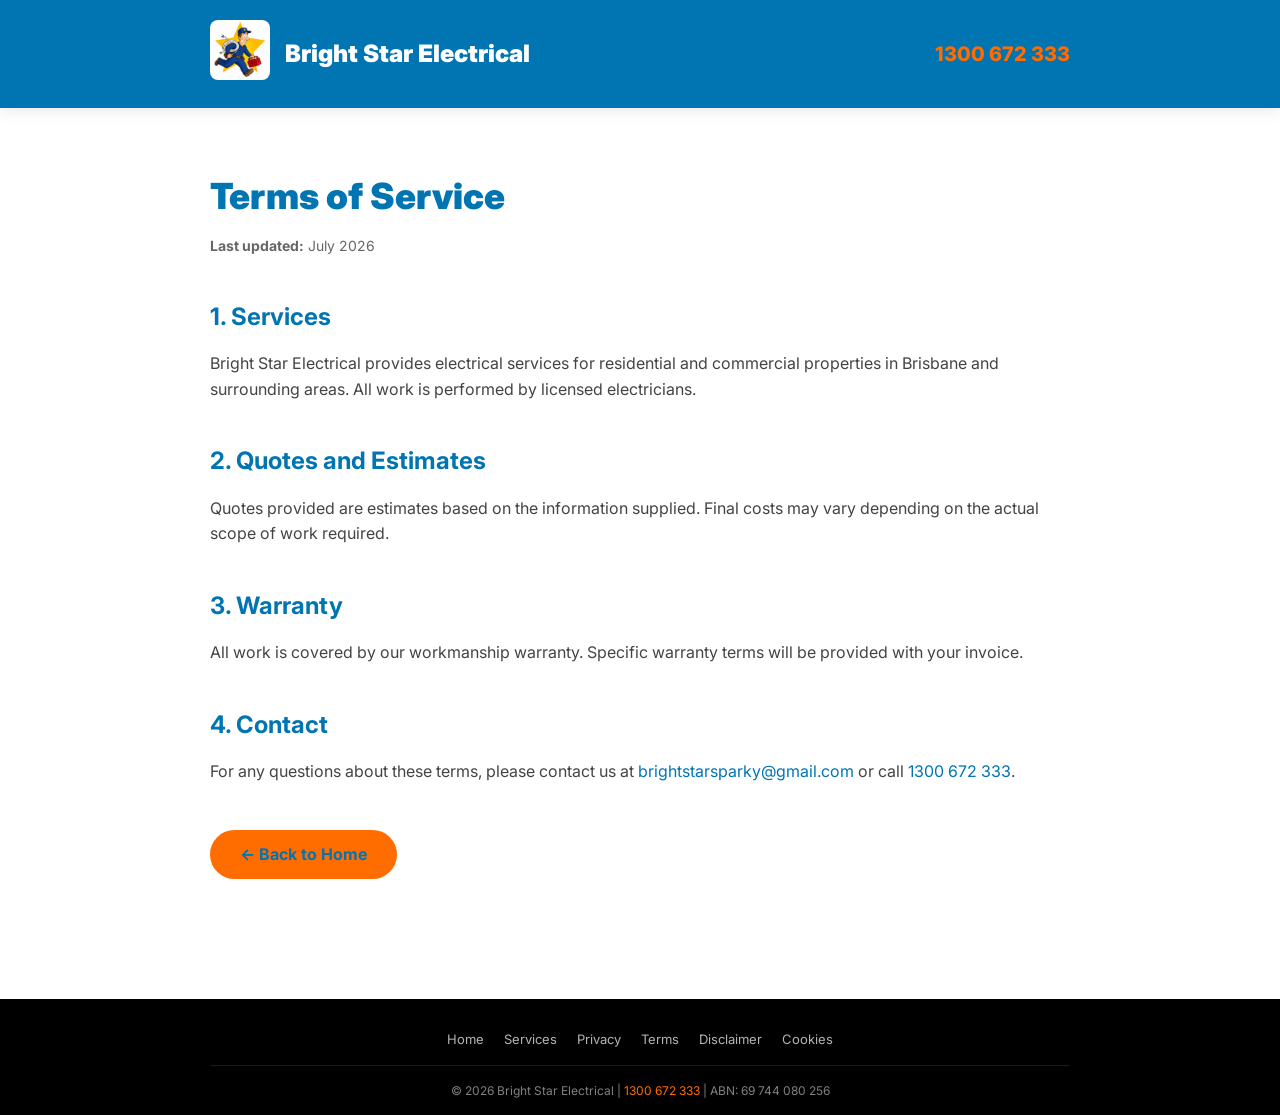
<file: 03_Build/terms.html>
<!DOCTYPE html>
<html lang="en">
<head>
    <meta charset="UTF-8">
    <meta name="viewport" content="width=device-width, initial-scale=1.0">
    <title>Terms of Service | Bright Star Electrical</title>
    <meta name="description" content="Terms of Service for Bright Star Electrical - Brisbane's trusted electricians.">
    <link href="https://fonts.googleapis.com/css2?family=Inter:wght@400;500;600;700;800;900&display=swap" rel="stylesheet">
    <link rel="icon" type="image/gif" href="images/favicon.gif">
    <style>
        * { margin: 0; padding: 0; box-sizing: border-box; }
        body { font-family: 'Inter', sans-serif; background: #ffffff; color: #1a1a1a; line-height: 1.6; }
        .container { max-width: 900px; margin: 0 auto; padding: 0 20px; }
        
        /* Header */
        .header {
            background: #0075B2;
            color: white;
            padding: 20px 0;
            box-shadow: 0 2px 15px rgba(0,0,0,0.1);
        }
        .header-content {
            display: flex;
            justify-content: space-between;
            align-items: center;
            max-width: 900px;
            margin: 0 auto;
            padding: 0 20px;
        }
        .header-logo {
            display: flex;
            align-items: center;
            gap: 15px;
        }
        .header-logo img {
            max-width: 60px;
            border-radius: 8px;
        }
        .header-logo h1 {
            font-size: 24px;
            font-weight: 900;
        }
        .header-phone {
            font-size: 20px;
            font-weight: 800;
            color: #ff6c00;
            text-decoration: none;
        }
        
        /* Content */
        .content {
            padding: 60px 20px;
            max-width: 900px;
            margin: 0 auto;
        }
        .content h1 {
            color: #0075B2;
            font-size: 36px;
            font-weight: 900;
            margin-bottom: 10px;
        }
        .content .last-updated {
            color: #666;
            font-size: 14px;
            margin-bottom: 30px;
        }
        .content h2 {
            color: #0075B2;
            font-size: 24px;
            font-weight: 700;
            margin: 40px 0 15px;
        }
        .content p {
            margin-bottom: 15px;
            font-size: 16px;
            color: #444;
        }
        .content a {
            color: #0075B2;
            text-decoration: none;
        }
        .content a:hover {
            text-decoration: underline;
        }
        
        /* Footer */
        .footer {
            background: #000000;
            color: white;
            padding: 30px 0 15px;
            margin-top: 60px;
        }
        .footer-content {
            max-width: 900px;
            margin: 0 auto;
            padding: 0 20px;
            text-align: center;
        }
        .footer-links {
            display: flex;
            justify-content: center;
            gap: 20px;
            margin-bottom: 15px;
            flex-wrap: wrap;
        }
        .footer-links a {
            color: rgba(255,255,255,0.7);
            text-decoration: none;
            font-size: 13px;
        }
        .footer-links a:hover {
            color: #ff6c00;
        }
        .footer-bottom {
            border-top: 1px solid rgba(255,255,255,0.1);
            padding-top: 15px;
            font-size: 12px;
            color: rgba(255,255,255,0.5);
        }
        .back-btn {
            display: inline-block;
            background: #ff6c00;
            color: white;
            padding: 12px 30px;
            border-radius: 50px;
            text-decoration: none;
            font-weight: 700;
            margin-top: 30px;
            transition: all 0.3s;
        }
        .back-btn:hover {
            background: #e55a00;
            transform: translateY(-2px);
        }
    </style>
</head>
<body>
    <!-- Header -->
    <header class="header">
        <div class="header-content">
            <div class="header-logo">
                <a href="index.html"><img src="images/logo.jpg" alt="Bright Star Electrical"></a>
                <h1>Bright Star Electrical</h1>
            </div>
            <a href="tel:1300692333" class="header-phone">1300 672 333</a>
        </div>
    </header>
    
    <!-- Content -->
    <div class="content">
        <h1>Terms of Service</h1>
        <p class="last-updated"><strong>Last updated:</strong> July 2026</p>
        
        <h2>1. Services</h2>
        <p>Bright Star Electrical provides electrical services for residential and commercial properties in Brisbane and surrounding areas. All work is performed by licensed electricians.</p>
        
        <h2>2. Quotes and Estimates</h2>
        <p>Quotes provided are estimates based on the information supplied. Final costs may vary depending on the actual scope of work required.</p>
        
        <h2>3. Warranty</h2>
        <p>All work is covered by our workmanship warranty. Specific warranty terms will be provided with your invoice.</p>
        
        <h2>4. Contact</h2>
        <p>For any questions about these terms, please contact us at <a href="mailto:brightstarsparky@gmail.com">brightstarsparky@gmail.com</a> or call <a href="tel:1300692333">1300 672 333</a>.</p>
        
        <a href="index.html" class="back-btn">← Back to Home</a>
    </div>
    
    <!-- Footer -->
    <footer class="footer">
        <div class="footer-content">
            <div class="footer-links">
                <a href="index.html">Home</a>
                <a href="index.html#services">Services</a>
                <a href="privacy.html">Privacy</a>
                <a href="terms.html">Terms</a>
                <a href="disclaimer.html">Disclaimer</a>
                <a href="cookie-notice.html">Cookies</a>
            </div>
            <div class="footer-bottom">
                © 2026 Bright Star Electrical | <a href="tel:1300692333" style="color: #ff6c00; text-decoration: none;">1300 672 333</a> | ABN: 69 744 080 256
            </div>
        </div>
    </footer>
</body>
</html>
</file>
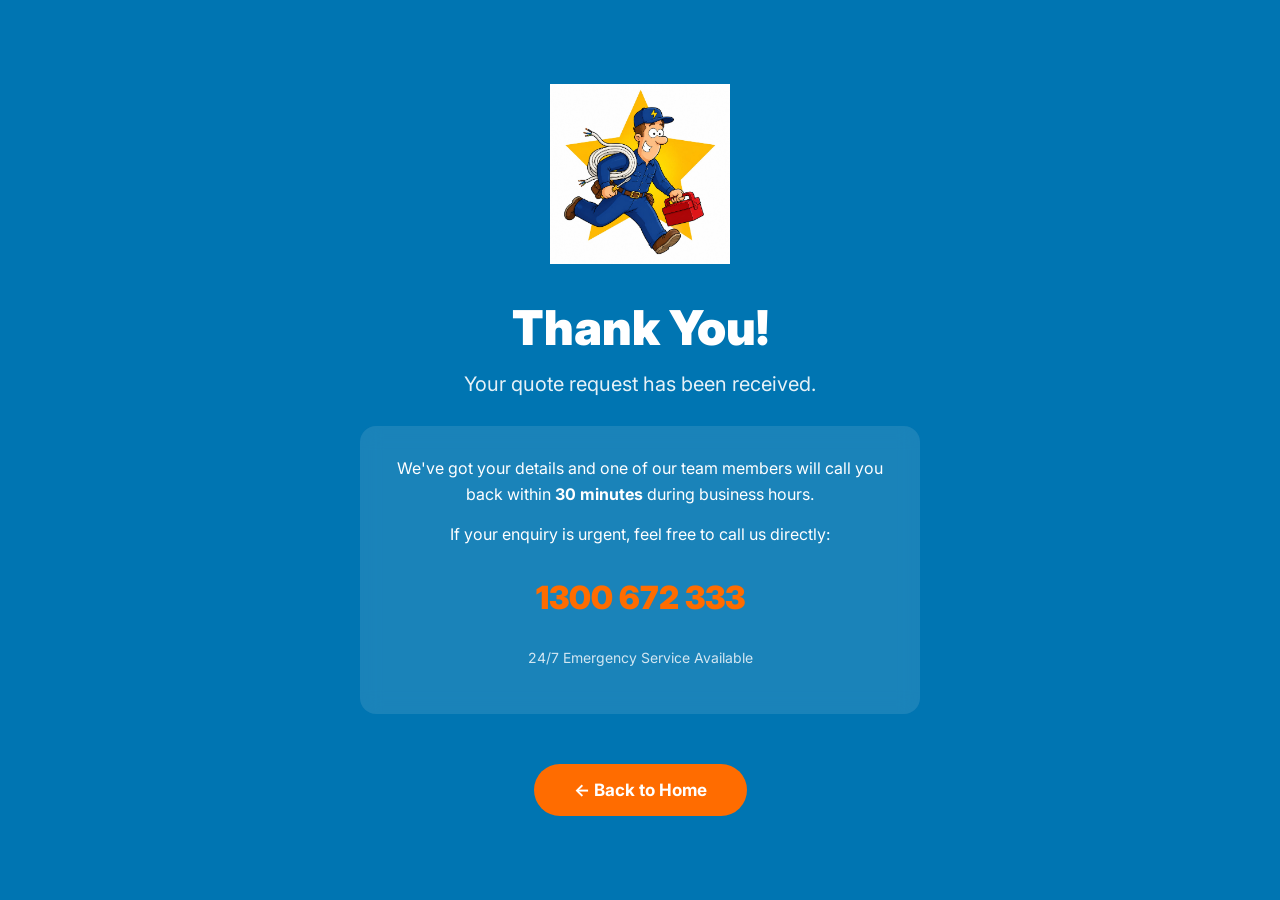
<file: 03_Build/thanks.html>
<!DOCTYPE html>
<html lang="en">
<head>
    <meta charset="UTF-8">
    <meta name="viewport" content="width=device-width, initial-scale=1.0">
    <title>Thank You | Bright Star Electrical</title>
    <meta name="description" content="Thank you for contacting Bright Star Electrical. We'll be in touch soon.">
    <link href="https://fonts.googleapis.com/css2?family=Inter:wght@400;500;600;700;800;900&display=swap" rel="stylesheet">
    <link rel="icon" type="image/png" href="images/favicon.png">
    <style>
        * { margin: 0; padding: 0; box-sizing: border-box; }
        body { font-family: 'Inter', sans-serif; background: #0075B2; color: white; min-height: 100vh; display: flex; align-items: center; justify-content: center; text-align: center; }
        .container { max-width: 600px; padding: 40px 20px; }
        .logo { max-width: 180px; margin-bottom: 30px; }
        h1 { font-size: 48px; font-weight: 900; margin-bottom: 15px; }
        .subtitle { font-size: 20px; opacity: 0.9; margin-bottom: 30px; }
        .message { background: rgba(255,255,255,0.1); border-radius: 16px; padding: 30px; margin: 30px 0; backdrop-filter: blur(10px); }
        .message p { font-size: 16px; line-height: 1.6; margin-bottom: 15px; }
        .phone { font-size: 32px; font-weight: 900; color: #ff6c00; text-decoration: none; display: inline-block; margin: 15px 0; }
        .btn { display: inline-block; background: #ff6c00; color: white; padding: 16px 40px; border-radius: 50px; font-weight: 700; font-size: 17px; text-decoration: none; margin-top: 20px; transition: all 0.3s; }
        .btn:hover { background: #e55a00; transform: translateY(-2px); }
        .social { margin-top: 30px; }
        .social a { color: white; font-size: 24px; margin: 0 10px; text-decoration: none; }
        @media (max-width: 600px) {
            h1 { font-size: 36px; }
            .phone { font-size: 24px; }
        }
    </style>
</head>
<body>
    <div class="container">
        <img src="images/logo.jpg" alt="Bright Star Electrical" class="logo">
        <h1>Thank You!</h1>
        <p class="subtitle">Your quote request has been received.</p>
        
        <div class="message">
            <p>We've got your details and one of our team members will call you back within <strong>30 minutes</strong> during business hours.</p>
            <p>If your enquiry is urgent, feel free to call us directly:</p>
            <a href="tel:1300692333" class="phone">1300 672 333</a>
            <p style="font-size: 14px; opacity: 0.8; margin-top: 15px;">24/7 Emergency Service Available</p>
        </div>
        
        <a href="index.html" class="btn">← Back to Home</a>
        

    </div>
</body>
</html>
</file>
<file: landing.css>
:root{--navy:#071b2e;--ink:#142235;--muted:#526477;--orange:#ff6c00;--gold:#ffb627;--line:#dce5ec}*{box-sizing:border-box}html{scroll-behavior:smooth;scroll-padding-top:100px}body{margin:0;font:16px/1.65 Manrope,Arial,sans-serif;color:var(--ink)}a{color:inherit}img{max-width:100%;display:block}.wrap{width:min(1120px,calc(100% - 40px));margin:auto}h1,h2,h3{font-family:Oswald,Arial,sans-serif;line-height:1.12;margin:0}h1{font-size:clamp(2.8rem,5.7vw,4.8rem);max-width:740px}h2{font-size:clamp(2rem,3.5vw,3rem)}h3{font-size:1.5rem}p{margin:1rem 0}.eyebrow{font-size:.9rem;letter-spacing:.08em;font-weight:800;text-transform:uppercase;color:#b94600}.nav{background:white;position:sticky;top:0;z-index:20;border-bottom:1px solid var(--line)}.nav .wrap{min-height:84px;display:flex;align-items:center;justify-content:space-between;gap:20px}.brand{display:flex;align-items:center;gap:12px;text-decoration:none}.brand img{width:56px;height:56px;object-fit:contain}.brand strong{font-family:Oswald;font-size:1.15rem}.brand small{display:block;font-size:.875rem;color:var(--muted)}.btn{display:inline-flex;align-items:center;justify-content:center;text-align:center;min-height:52px;padding:12px 20px;border:2px solid transparent;border-radius:8px;font:800 1rem/1.4 Manrope,Arial,sans-serif;text-decoration:none;cursor:pointer}.btn-primary{background:var(--orange);color:#071b2e}.btn-secondary{color:white;border-color:#8aabbf;background:transparent}.btn:focus-visible,a:focus-visible{outline:3px solid #0075b2;outline-offset:4px}.hero{background:var(--navy);color:white;padding:56px 0}.hero-grid{display:grid;grid-template-columns:1.25fr .75fr;gap:48px;align-items:center}.hero .eyebrow{color:var(--gold)}.hero p{color:#d8e6ef;font-size:1.125rem;max-width:650px}.actions{display:flex;gap:12px;flex-wrap:wrap;margin:24px 0}.trust{display:flex;gap:12px 24px;flex-wrap:wrap;font-size:.9375rem;border-top:1px solid #355067;padding-top:20px}.trust a{color:var(--gold);font-weight:800}.hero-photo{margin:0}.hero-photo img{width:100%;aspect-ratio:1/1;object-fit:cover;border-radius:12px}.hero-photo figcaption{padding-top:12px;font-size:.9375rem;color:#d8e6ef}.section{padding:64px 0}.intro{max-width:720px;color:var(--muted)}.cards{display:grid;grid-template-columns:repeat(3,1fr);gap:20px;margin-top:28px}.card{padding:28px;border:1px solid var(--line);border-radius:12px}.card p{color:var(--muted);margin-bottom:0}.quote{background:#f0f6fa}.quote-grid{display:grid;grid-template-columns:.9fr 1.1fr;gap:48px;align-items:start}.quote-copy{position:sticky;top:120px}.quote-copy p{color:var(--muted)}.rating{border-left:4px solid var(--orange);padding:16px 20px;margin:24px 0;background:white}.rating strong{display:block;font-size:1.15rem}.rating a{font-size:.9375rem;color:#005581}.form{background:white;border:1px solid var(--line);border-radius:12px;padding:28px;box-shadow:0 12px 40px #071b2e0d}.form-grid{display:grid;grid-template-columns:1fr 1fr;gap:16px}.field.full{grid-column:1/-1}.field label{display:block;font-size:.9375rem;font-weight:800;margin-bottom:6px}.field input,.field textarea,.field select{width:100%;min-width:0;padding:12px;border:1px solid #aabecb;border-radius:6px;font:inherit;background:white}.field input:focus,.field textarea:focus,.field select:focus{outline:3px solid #c9e7f6;border-color:#0075b2}.field input[type=file]{font-size:.875rem}.file-help,.privacy{font-size:.875rem;color:var(--muted)}.file-help{display:block;margin-top:6px}.form button{width:100%}.form-status:empty{display:none}.form button:disabled{opacity:.7;cursor:wait}.privacy{text-align:center}.steps{display:grid;grid-template-columns:repeat(3,1fr);gap:28px;margin-top:28px}.step strong{color:#b94600;font-size:1.125rem}.step p{color:var(--muted)}.faq{background:#f0f6fa}.faq details{border-bottom:1px solid #cddde7;padding:20px 0}.faq summary{cursor:pointer;font-weight:800;font-size:1.0625rem}.faq details p{max-width:800px;color:var(--muted)}footer{background:var(--navy);color:#d8e6ef;padding:36px 0}.footer-row{display:flex;gap:20px;justify-content:space-between;flex-wrap:wrap}footer p{font-size:.9375rem}.legal{display:flex;gap:20px;flex-wrap:wrap;font-size:.875rem}.mobile-bar{display:none} @media(max-width:760px){.wrap{width:calc(100% - 32px)}.nav .wrap{min-height:76px;gap:12px}.brand img{width:44px;height:44px}.brand strong{font-size:1rem}.brand small{font-size:.875rem}.nav .btn{padding:10px 12px;font-size:.875rem;min-height:46px}.hero{padding:32px 0}.hero-grid,.quote-grid{grid-template-columns:1fr;gap:28px}.hero-photo{display:block;max-width:420px;width:100%;margin:0 auto}.hero-photo img{aspect-ratio:4/3}.hero h1{font-size:clamp(2.3rem,8.8vw,3.5rem)}.hero p{font-size:1rem}.actions .btn{flex:1 1 160px}.trust{gap:8px 18px}.cards,.steps{grid-template-columns:1fr;gap:16px}.section{padding:40px 0}.quote-copy{position:static}.form{padding:20px}.form-grid{grid-template-columns:1fr}.mobile-bar{display:grid;grid-template-columns:1fr 1fr;position:fixed;bottom:0;left:0;right:0;z-index:30;background:white;border-top:1px solid var(--line);padding:8px 12px calc(8px + env(safe-area-inset-bottom));gap:8px}.mobile-bar a{min-height:48px}.mobile-bar .btn-secondary{background:var(--navy);color:white;border:0}body{padding-bottom:85px}}@media(prefers-reduced-motion:reduce){html{scroll-behavior:auto}}
</file>
